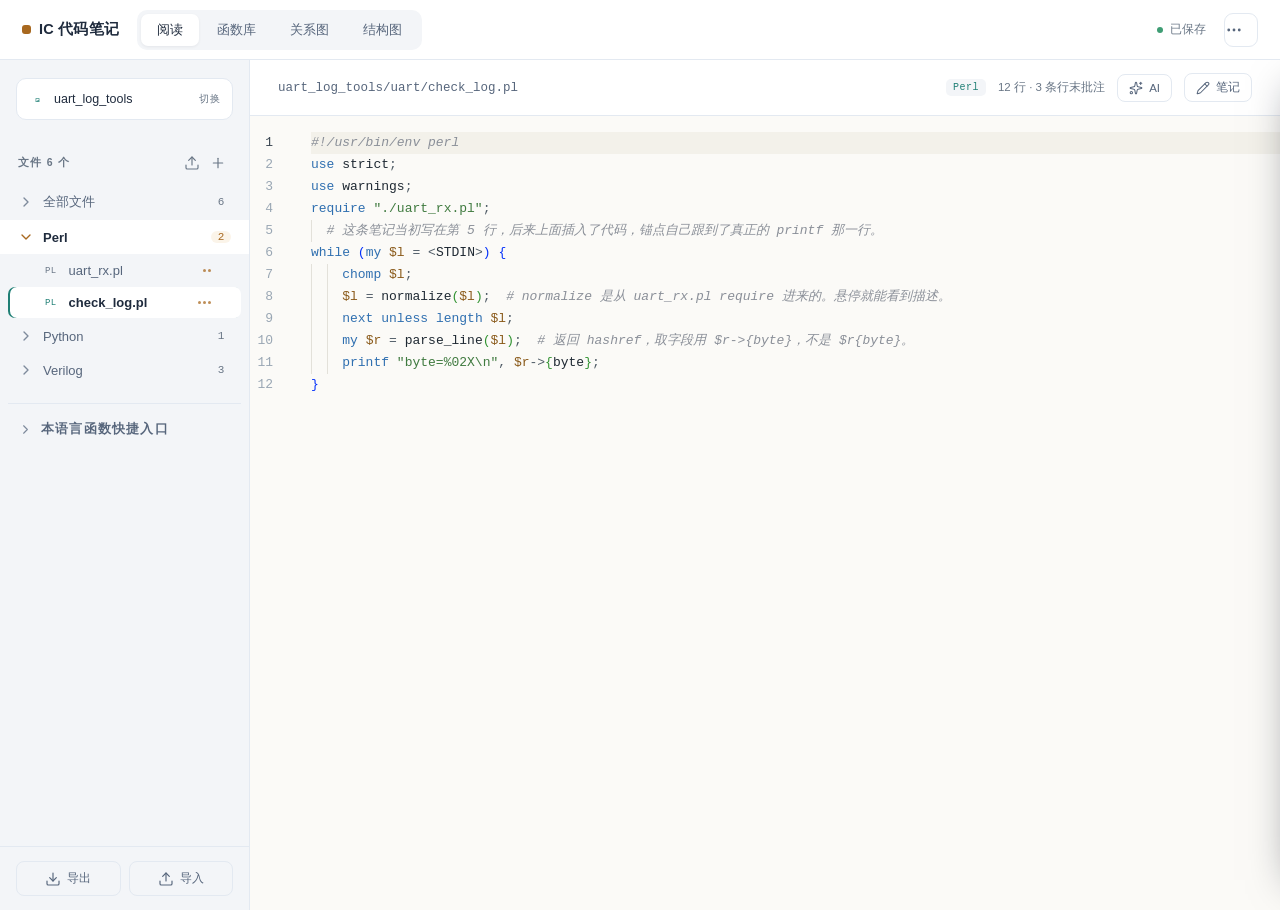
<file: index.html>
<!doctype html>
<html lang="zh-CN" data-theme="light" data-note-mode="inline" data-preset="paper">
<head>
<meta charset="utf-8">
<meta name="viewport" content="width=device-width,initial-scale=1">
<title>IC 代码笔记</title>
<style>
  :root{
    --bg:#0d1117; --line:#222c3a; --line2:#31405a; --line3:#3d5273;
    --tx:#d7dee9; --tx2:#9dabbd; --dim:#65758c;
    --amber:#e0b464; --amber-d:#3a2f1b; --teal:#4fd0bf; --rose:#f2799b;
    --mono:ui-monospace,"Cascadia Code",Consolas,monospace;
    --sans:"Inter",-apple-system,"Segoe UI","PingFang SC","Microsoft YaHei",sans-serif;
  }
  *{box-sizing:border-box;margin:0;padding:0}
  html,body{height:100%}
  body{background:var(--bg);color:var(--tx);font-family:var(--sans);overflow:hidden}
  button{font:inherit;color:inherit;background:none;border:none;cursor:pointer}
  input,textarea{font-family:var(--sans)}

  /* ---------- top ---------- */
  .top{height:50px;display:flex;align-items:center;gap:14px;padding:0 14px;
       border-bottom:1px solid var(--line);background:#10161f}
  .brand{font-weight:650;font-size:13.5px;display:flex;align-items:center;gap:8px}
  .brand i{width:8px;height:8px;border-radius:2px;background:var(--amber);
           box-shadow:0 0 10px rgba(224,180,100,.55)}
  .tabs{display:flex;gap:2px;background:#0b0f15;padding:3px;border-radius:8px;border:1px solid var(--line)}
  .tabs button{padding:5px 13px;border-radius:6px;font-size:12.2px;color:var(--tx2)}
  .tabs button:hover{color:#fff}
  .tabs button.on{background:#243040;color:#fff}
  .sp{flex:1}
  .saved{font-size:11px;color:var(--dim);display:flex;align-items:center;gap:6px}
  .saved i{width:5px;height:5px;border-radius:50%;background:#3f7d5c;transition:.3s}
  .saved.act i{background:var(--teal);box-shadow:0 0 8px rgba(79,208,191,.8)}
  .iconbtn{padding:5px 10px;border:1px solid var(--line2);border-radius:7px;font-size:11.5px;
           color:var(--tx2)}
  .iconbtn:hover{color:#fff;border-color:var(--line3)}

  /* ---------- shell ---------- */
  .shell{display:flex;height:calc(100% - 50px)}
  .nav{width:254px;flex:none;border-right:1px solid var(--line);background:#0a0e14;
       display:flex;flex-direction:column;overflow:hidden}
  .navscroll{flex:1;overflow-y:auto;padding-bottom:8px}

  /* project */
  .proj{position:relative;padding:10px 12px 8px;border-bottom:1px solid #161d27}
  .projbtn{width:100%;display:flex;align-items:center;gap:8px;padding:8px 10px;
           background:#101823;border:1px solid #24303f;border-radius:9px;text-align:left}
  .projbtn:hover{border-color:var(--line2);background:#131d2a}
  .projbtn .ico{width:16px;height:16px;border-radius:4px;background:#1d2a3a;display:flex;
                align-items:center;justify-content:center;font-size:9px;color:var(--teal);
                font-family:var(--mono);flex:none}
  .projbtn .pn{flex:1;font-size:12.5px;overflow:hidden;text-overflow:ellipsis;white-space:nowrap}
  .projbtn .pv{font-size:9px;color:var(--dim);flex:none}
  .projmenu{position:absolute;left:12px;right:12px;top:56px;z-index:60;background:#151d29;
            border:1px solid var(--line2);border-radius:10px;padding:5px;display:none;
            box-shadow:0 20px 40px -16px #000}
  .projmenu.on{display:block}
  .pitem{padding:8px 9px;border-radius:7px;cursor:pointer}
  .pitem:hover{background:#1e2a3a}
  .pitem .t{font-size:12.4px}
  .pitem .d{font-size:10.5px;color:var(--dim);margin-top:2px}
  .pitem.cur .t{color:var(--amber)}
  .pact{display:flex;gap:5px;padding:5px 4px 2px;border-top:1px solid #1e2836;margin-top:4px}
  .pact button{flex:1;padding:5px;font-size:10.5px;color:var(--tx2);border-radius:6px}
  .pact button:hover{background:#1e2a3a;color:#fff}
  .pact button.dang:hover{background:#3a1c26;color:#ffb3c8}

  .nlabel{display:flex;align-items:center;font-size:9.5px;letter-spacing:1.5px;color:var(--dim);
          padding:12px 14px 6px;text-transform:uppercase;font-weight:600}
  .nlabel span{flex:1}
  .nlabel button{font-size:13px;color:var(--dim);padding:0 4px;line-height:1}
  .nlabel button:hover{color:var(--amber)}

  .cat{display:flex;align-items:center;gap:8px;padding:6px 14px;font-size:12.4px;
       color:var(--tx2);cursor:pointer;border-left:2px solid transparent}
  .cat:hover{background:#121821;color:var(--tx)}
  .cat.on{background:#151d29;color:#fff;border-left-color:var(--amber)}
  .cat .car{font-size:9px;color:var(--dim);width:9px;flex:none}
  .cat.on .car{color:var(--amber)}
  .cat .nm{flex:1}
  .cat .c{font:10px var(--mono);color:var(--dim);background:#161e2a;border-radius:9px;
          padding:0 6px;min-width:20px;text-align:center}
  .cat.on .c{background:rgba(224,180,100,.14);color:var(--amber)}

  .file{display:flex;align-items:center;gap:7px;padding:5px 8px 5px 32px;font-size:12px;
        color:var(--tx2);cursor:pointer;border-left:2px solid transparent}
  .file:hover{background:#121821;color:var(--tx)}
  .file.on{background:#131b26;color:#fff;border-left-color:var(--teal)}
  .file .ext{font:8.5px var(--mono);color:var(--dim);border:1px solid #2a3547;border-radius:3px;
             padding:0 3px;text-transform:uppercase;flex:none}
  .file.on .ext{color:var(--teal);border-color:#234744}
  .file .fname{flex:1;overflow:hidden;text-overflow:ellipsis;white-space:nowrap}
  .file .dots{display:flex;gap:2px;flex:none}
  .file .dots i{width:4px;height:4px;border-radius:50%;background:var(--amber);opacity:.75}
  .file .more{opacity:0;font-size:12px;color:var(--dim);padding:0 2px;flex:none}
  .file:hover .more{opacity:1}
  .file .more:hover{color:#fff}
  .fempty{padding:6px 14px 10px 32px;font-size:11px;color:#4a5a70}

  /* fn list */
  .fnsect{border-top:1px solid var(--line);margin-top:10px;padding-top:2px}
  .fnhead{display:flex;align-items:center;padding:11px 12px 5px;gap:6px}
  .fnhead .h{font-size:9.5px;letter-spacing:1.4px;color:var(--dim);text-transform:uppercase;
             font-weight:600;flex:1;min-width:0;white-space:nowrap;overflow:hidden;
             text-overflow:ellipsis}
  .fnhead .g{font:9px var(--mono);color:var(--teal);border:1px solid #23403c;flex:none;
             background:rgba(79,208,191,.08);border-radius:4px;padding:0 4px}
  .fnhead .all{font-size:9.5px;color:var(--dim);border:1px solid var(--line2);border-radius:10px;
               padding:1px 7px;flex:none}
  .fnhead .all.on{background:rgba(224,180,100,.14);color:var(--amber);border-color:var(--amber-d)}
  .searchwrap{padding:0 12px 6px}
  .searchwrap input{width:100%;background:#0d131b;border:1px solid #232e3d;border-radius:7px;
                    padding:6px 9px;color:var(--tx);font-size:11.5px;outline:none}
  .searchwrap input:focus{border-color:var(--line3)}
  .fnitem{display:flex;align-items:center;gap:7px;padding:5px 14px;font-size:11.8px;
          color:var(--tx2);cursor:pointer}
  .fnitem:hover{background:#121821;color:var(--tx)}
  .fnitem .fname{font-family:var(--mono);color:#84c8e8;flex:1;overflow:hidden;
                 text-overflow:ellipsis;white-space:nowrap}
  .fnitem .fcount{font:9.5px var(--mono);color:#5b6d85}
  .fnitem .xp{font:8.5px var(--mono);color:var(--teal);border:1px solid #23403c;
              border-radius:3px;padding:0 3px}
  .fnghost{padding:4px 14px 8px;font-size:11px;color:#4a5a70;line-height:1.6}
  .catcap{font:9.5px var(--mono);color:#4f6076;letter-spacing:1px;padding:8px 14px 3px}
  .io{padding:9px 12px;border-top:1px solid var(--line);display:flex;gap:6px}
  .io button{flex:1;padding:6px;border:1px solid #24303f;border-radius:7px;font-size:10.5px;
             color:var(--tx2)}
  .io button:hover{color:#fff;border-color:var(--line2);background:#141e2a}

  /* ---------- main ---------- */
  .main{flex:1;overflow:hidden;position:relative}
  .view{position:absolute;inset:0;overflow:auto;display:none}
  .view.on{display:block}
  .chead{position:sticky;top:0;z-index:20;height:36px;display:flex;align-items:center;gap:10px;
         padding:0 18px;background:rgba(13,17,23,.94);backdrop-filter:blur(6px);
         border-bottom:1px solid var(--line);font-size:11.5px}
  .chead .p{font-family:var(--mono)}
  .chead .lgb{font:9.5px var(--mono);padding:1px 6px;border-radius:4px;background:#16212e;
              color:var(--teal);border:1px solid #23384a}
  .chead .m{margin-left:auto;color:var(--dim)}
  .chead .editbtn{font-size:11px;color:var(--dim);border:1px solid var(--line2);border-radius:5px;
                  padding:1px 7px}
  .chead .editbtn:hover{color:var(--amber);border-color:var(--amber-d)}

  .code{padding:10px 0 90px}
  .line{display:grid;grid-template-columns:minmax(0,1fr) var(--notew,384px);column-gap:26px;
        padding:0 22px;align-items:start}
  .line:hover{background:rgba(255,255,255,.022)}
  .line .cl{display:flex;gap:16px;min-width:0}
  .line .num{width:30px;flex:none;text-align:right;color:#414e60;font:11px var(--mono);
             line-height:25px;user-select:none}
  .line.an .num{color:var(--amber)}
  .line.editing{background:rgba(224,180,100,.06)}
  .line .src{white-space:pre-wrap;overflow-wrap:anywhere;font:12.6px/25px var(--mono);
             color:#c2d2e4;flex:1;min-width:0}
  .line .src[contenteditable="true"]{outline:none;background:rgba(255,255,255,.05);
              box-shadow:0 0 0 1px #4a3a1d;border-radius:3px;padding:0 3px;margin:0 -3px}
  /* 括号配对 */
  .br{cursor:pointer;border-radius:2px}
  .br:hover{background:rgba(224,180,100,.18)}
  .br.on{background:rgba(224,180,100,.34);color:#fff;font-weight:600}
  .line.inscope{background:rgba(224,180,100,.055)}
  .line.inscope .num{color:#8a7440}
  .line .slot{min-width:0}
  .addnote{opacity:0;font-size:11px;color:#4a5a70;border:1px dashed #26303f;border-radius:6px;
           padding:3px 9px;margin-top:2px;display:inline-block}
  .line:hover .addnote{opacity:1}
  .addnote:hover{color:var(--amber);border-color:var(--amber-d)}

  .nb{background:#1a1610;border:1px solid #3b3120;border-left:2px solid var(--amber);
      border-radius:0 8px 8px 0;padding:8px 12px;margin-top:-2px}
  .nb .h{display:flex;align-items:center;gap:8px;margin-bottom:5px}
  .nb .h .tag{font:9.5px var(--mono);letter-spacing:.8px;color:var(--amber);opacity:.85}
  .nb .h .lnk{font:9.5px var(--mono);color:#6d6350}
  .nb .h .tools{margin-left:auto;display:flex;gap:8px;align-items:center}
  .nb .h button{font-size:10.5px;color:#7d7059}
  .nb .h button:hover{color:var(--rose)}
  .nb .h .st{font-size:9.5px;color:#5f7a63}
  .nb .body{font-size:12.4px;line-height:1.78;color:#ddd3c1;white-space:pre-wrap;outline:none;
            min-height:20px}
  .nb .body:empty:before{content:"写点什么…  Ctrl+Enter 完成";color:#6b6252}
  .nb .body:focus{box-shadow:0 0 0 1px #56462a;border-radius:3px}
  .nb.moved{border-left-color:var(--teal);background:#0f1a19;border-color:#1d3a37}
  .nb.moved .h .tag{color:var(--teal)}
  .nb.dup{border-left-color:var(--rose);background:#1a1015;border-color:#3d1f2b}
  .slot .nb + .nb{margin-top:7px}

  /* 从源码里摘出来的注释：精简卡片，不显示分类标签 */
  .nb.cmt{position:relative;background:#0f161d;border:1px solid #22303d;
          border-left:2px solid #3f6280;border-radius:0 7px 7px 0;padding:8px 11px}
  .nb.cmt .ctext{font-size:11.8px;line-height:1.72;color:#93a9be;white-space:pre-wrap;outline:none;
                 min-height:18px}
  .nb.cmt .ctext:focus{box-shadow:0 0 0 1px #2c4358;border-radius:3px}
  .nb.cmt .cdel{position:absolute;top:6px;right:8px;font-size:10px;color:#5a7386;opacity:0;
                transition:.15s}
  .nb.cmt:hover .cdel{opacity:1}
  .nb.cmt .cdel:hover{color:var(--rose)}
  /* 同一行既有我的笔记、又有原注释：卡片内分块显示 */
  .nb .xcmt{margin-top:7px;padding:6px 0 0;border-top:1px dashed #3a3120;
            font-size:11.3px;line-height:1.7;color:#8fa7bd;white-space:pre-wrap}
  .achip{font:9px var(--mono);color:var(--teal);background:rgba(79,208,191,.1);
         border:1px solid #21403c;border-radius:4px;padding:0 5px;cursor:help}
  .achip.bad{color:var(--rose);background:rgba(242,121,155,.1);border-color:#4a2532}
  .pinbtn{font-size:9.5px;color:var(--teal);border:1px solid #21403c;border-radius:4px;
          padding:0 5px;line-height:1.5}
  .pinbtn:hover{background:rgba(79,208,191,.12)}

  .tk-k{color:#c792ea} .tk-s{color:#c3e88d} .tk-c{color:#55657c}
  .tk-n{color:#f78c6c} .tk-p{color:#8ea3bd}
  .fx{color:#8ee0ff;background:rgba(127,216,255,.09);border-bottom:1px solid rgba(127,216,255,.5);
      border-radius:2px;padding:0 1px;cursor:help}
  .fx.conflict{color:#ffb3c8;background:rgba(242,121,155,.12);
               border-bottom-color:rgba(242,121,155,.6)}

  .editbar{position:fixed;left:50%;bottom:16px;transform:translateX(-50%);z-index:150;
           background:#1b2531;border:1px solid var(--line2);border-radius:9px;padding:7px 14px;
           font-size:11.5px;color:var(--tx2);display:none;gap:14px;align-items:center;
           box-shadow:0 14px 34px -16px #000}
  .editbar.on{display:flex}
  .editbar b{color:var(--amber);font-weight:500}
  /* 括号范围提示 */
  #scope{position:fixed;z-index:180;background:#2a2214;border:1px solid #5c4a24;border-radius:7px;
         padding:5px 10px;font:11px var(--mono);color:#e3c98c;display:none;
         box-shadow:0 12px 28px -14px #000;pointer-events:none}
  #scope.on{display:block}

  .emptyfile{padding:70px 0;text-align:center;color:var(--dim);font-size:12.5px;line-height:2}
  .emptyfile button{color:var(--amber);border-bottom:1px dashed var(--amber-d)}

  /* tip */
  #tip{position:fixed;z-index:200;width:340px;background:#18212e;border:1px solid #384860;
       border-radius:10px;padding:12px 13px;font-size:12.3px;line-height:1.7;color:#d3deeb;
       box-shadow:0 18px 44px -14px #000;display:none}
  #tip .th{display:flex;align-items:center;gap:7px;margin-bottom:7px}
  #tip .nm{font:13px var(--mono);color:#8fe3ff;font-weight:600}
  #tip .lg{font:9.5px var(--mono);padding:1px 5px;border-radius:3px;background:#20304a;
           color:#7fb0e0;border:1px solid #2c425e}
  #tip .sg{font:11px var(--mono);color:var(--dim);margin-bottom:8px;
           border-bottom:1px dashed #2c3849;padding-bottom:7px;word-break:break-all}
  #tip .ds{white-space:pre-wrap}
  #tip .tg{margin-top:8px;display:flex;gap:5px;flex-wrap:wrap}
  #tip .tg span{font-size:10.5px;padding:1px 6px;border-radius:9px;background:#20304a;color:#8fb4d8}
  #tip .warn{margin-top:9px;padding:6px 8px;background:rgba(242,121,155,.1);
             border-left:2px solid var(--rose);border-radius:0 5px 5px 0;font-size:11.2px;
             line-height:1.6;color:#f0a8bb}
  #tip .meta{margin-top:8px;font:10.5px var(--mono);color:var(--dim)}

  /* menu */
  #menu{position:fixed;z-index:300;min-width:200px;background:#18212e;border:1px solid #384860;
        border-radius:9px;padding:5px;box-shadow:0 18px 40px -12px #000;display:none}
  #menu button{display:block;width:100%;text-align:left;padding:7px 10px;border-radius:6px;
               font-size:12.3px;color:#ccd8e7}
  #menu button:hover{background:#233247;color:#fff}
  #menu button:disabled{color:#57667c;cursor:default;background:none}
  #menu button.dang{color:#e79bad}
  #menu button.dang:hover{background:#3a1c26;color:#ffc4d3}
  #menu .sep{height:1px;background:#283344;margin:4px 2px}
  #menu .sel{font:10.5px var(--mono);color:var(--dim);padding:4px 10px 6px}

  /* modal */
  #mask{position:fixed;inset:0;background:rgba(6,9,13,.74);z-index:400;display:none;
        align-items:center;justify-content:center;padding:20px}
  #mask.on{display:flex}
  .dlg{width:520px;max-height:88vh;overflow:auto;background:#141b25;border:1px solid #384860;
       border-radius:13px;padding:20px 22px}
  .dlg h3{font-size:15px;margin-bottom:4px}
  .dlg .sub{font-size:12px;color:var(--dim);line-height:1.7;margin-bottom:15px}
  .fld{margin-bottom:12px}
  .fld label{display:block;font-size:10.5px;letter-spacing:.5px;color:var(--dim);margin-bottom:5px}
  .fld input,.fld textarea{width:100%;background:#0c1118;border:1px solid #283444;border-radius:7px;
        padding:9px 11px;color:var(--tx);font-size:12.5px;outline:none}
  .fld textarea{min-height:92px;resize:vertical;line-height:1.7}
  .fld input:focus,.fld textarea:focus{border-color:#3f5678}
  .choices{display:flex;gap:6px;flex-wrap:wrap}
  .choices button{padding:6px 13px;border:1px solid var(--line2);border-radius:7px;font-size:12px;
                  color:var(--tx2)}
  .choices button.on{background:rgba(224,180,100,.14);border-color:var(--amber-d);color:var(--amber)}
  .dlg .act{display:flex;gap:9px;justify-content:flex-end;margin-top:16px}
  .btn{padding:8px 15px;border-radius:8px;font-size:12.4px;border:1px solid var(--line2);
       background:#19212c;color:var(--tx2)}
  .btn:hover{color:#fff;background:#202b38}
  .btn.pri{background:var(--amber);border-color:var(--amber);color:#1a1306;font-weight:600}
  .btn.dang{background:#3a1c26;border-color:#5c2b3a;color:#ffb3c8}
  .btn.dang:hover{background:#4d2431;color:#fff}
  .scope{display:inline-block;font-size:11px;color:var(--teal);background:rgba(79,208,191,.08);
         border:1px solid #21403c;border-radius:6px;padding:4px 9px}
  .warnbox{font-size:12px;color:#f0a8bb;background:rgba(242,121,155,.08);border:1px solid #4a2532;
           border-radius:8px;padding:10px 12px;line-height:1.7}

  /* lib */
  .lib{padding:22px 26px 70px;max-width:1060px}
  .libhd{display:flex;align-items:center;gap:12px;margin-bottom:6px;flex-wrap:wrap}
  .libhd h2{font-size:17px}
  .libbadge{font:10px var(--mono);color:var(--teal);border:1px solid #23403c;
            background:rgba(79,208,191,.08);border-radius:5px;padding:2px 7px}
  .seg{display:flex;background:#0d131b;border:1px solid var(--line);border-radius:8px;padding:2px}
  .seg button{padding:4px 11px;border-radius:6px;font-size:11.5px;color:var(--tx2)}
  .seg button.on{background:#243040;color:#fff}
  .libnote{font-size:11.8px;color:var(--dim);line-height:1.75;margin:8px 0 18px;max-width:760px}
  .lgsec{display:flex;align-items:center;gap:8px;margin:16px 0 8px}
  .lgsec h3{font:10px var(--mono);letter-spacing:1.1px;color:var(--dim)}
  .lgsec i{flex:1;height:1px;background:var(--line)}
  .fgrid{display:grid;grid-template-columns:repeat(auto-fill,minmax(228px,1fr));gap:8px}
  .fcard{background:#141b25;border:1px solid var(--line);border-left:2px solid var(--teal);
         border-radius:8px;padding:9px 10px 8px;position:relative;transition:.13s}
  .fcard:hover{border-color:var(--line2);background:var(--surface-soft)}
  .fcard.warn{border-left-color:var(--rose)}
  .fcard .n{display:flex;align-items:center;gap:6px;padding-right:42px}
  .fcard .lgd{font:8.5px var(--mono);padding:0 3px;border-radius:3px;background:#1b2634;
              color:#7fb0e0;border:1px solid #26364c;flex:none;letter-spacing:.3px}
  .fcard .nm{font:12.2px var(--mono);color:#8fe3ff;font-weight:600;overflow:hidden;
             text-overflow:ellipsis;white-space:nowrap;min-width:0}
  .fcard .s{font:9.8px var(--mono);color:var(--dim);margin:3px 0 6px;white-space:nowrap;
            overflow:hidden;text-overflow:ellipsis}
  .fcard .d{font-size:11.3px;line-height:1.6;color:#bcc9d8;white-space:normal;overflow:hidden;
            display:-webkit-box;-webkit-line-clamp:2;-webkit-box-orient:vertical}
  .fcard .f{margin-top:7px;padding-top:6px;border-top:1px dashed #212b38;display:flex;gap:7px;
            overflow:hidden;align-items:center;font-size:9.5px;color:var(--dim);
            white-space:nowrap}
  .fcard .f .cnt{flex:none;color:#7f90a6}
  .fcard .f .tg{overflow:hidden;text-overflow:ellipsis;color:#8fb4d8;min-width:0}
  .w{font:9.5px var(--mono);color:#7fb0e0;background:#182334;border:1px solid #24344a;
     border-radius:4px;padding:0 5px;cursor:pointer;flex:none}
  .w:hover{background:#1f2e42;color:#a8d4ff}
  .warnchip{font:9px var(--mono);color:#d99bad;background:#211a1f;border:1px solid #3b2530;
            border-radius:3px;padding:0 4px;flex:none;cursor:help}
  /* 卡片右上操作区：类名不能再叫 .ed —— ed.css 的 .ed 是编辑器容器（height:100%;background:var(--paper)），
     撞上后会变成一条整卡片高的白条把内容盖住 */
  .fcard .fact{position:absolute;top:8px;right:9px;font-size:9.5px;color:transparent;
               display:flex;align-items:flex-start;gap:7px;background:none;height:auto}
  .fcard .fact button{line-height:1;padding:2px 4px;border-radius:4px;background:none}
  .fcard:hover .fact{color:var(--dim)}
  .fcard .fact button:hover{color:var(--amber)}
  .fcard .fact .del:hover{color:var(--rose)}
  .empty{color:var(--dim);font-size:12.4px;padding:30px 0;text-align:center}

  #toast{position:fixed;bottom:24px;left:50%;transform:translate(-50%,12px);background:#1f2a38;
    border:1px solid #384860;color:#e2eaf5;padding:9px 16px;border-radius:9px;font-size:12.4px;
    opacity:0;pointer-events:none;transition:.2s;z-index:500}
  #toast.on{opacity:1;transform:translate(-50%,0)}
  ::-webkit-scrollbar{width:9px;height:9px}
  ::-webkit-scrollbar-thumb{background:#222e3e;border-radius:5px}

  /* 代码 / 笔记 之间的可拖动分隔条 */
  .splitter{position:absolute;top:0;bottom:0;width:14px;z-index:8;cursor:col-resize;
            left:calc(100% - var(--notew,384px) - 35px)}
  .splitter::before{content:"";position:absolute;left:6px;top:0;bottom:0;width:2px;
            background:transparent;transition:background .15s}
  .splitter:hover::before,.splitter.on::before{background:var(--line3)}
  .splitter::after{content:"";position:absolute;left:4px;top:10px;width:6px;height:40px;
            border-radius:3px;background:#2b3648;opacity:0;transition:opacity .15s}
  .splitter:hover::after,.splitter.on::after{opacity:1}
  @media (max-width:1080px){
    .line{column-gap:14px;padding:0 14px}
    .splitter{left:calc(100% - var(--notew,384px) - 21px)}
  }
</style>
<link rel="stylesheet" href="ui-refresh.css?v=20261107c">
<link rel="stylesheet" href="presets.css?v=20261107c">
<link rel="stylesheet" href="ai.css?v=20261107c">
<link rel="stylesheet" href="vendor/monaco/vs/editor/editor.main.css">
<link rel="stylesheet" href="ed.css?v=monaco-3">
</head>
<body>
<svg xmlns="http://www.w3.org/2000/svg" style="display:none" aria-hidden="true"><defs><symbol id="i-sparkles" viewBox="0 0 24 24">
      <path d="M11.017 2.814a1 1 0 0 1 1.966 0l1.051 5.558a2 2 0 0 0 1.594 1.594l5.558 1.051a1 1 0 0 1 0 1.966l-5.558 1.051a2 2 0 0 0-1.594 1.594l-1.051 5.558a1 1 0 0 1-1.966 0l-1.051-5.558a2 2 0 0 0-1.594-1.594l-5.558-1.051a1 1 0 0 1 0-1.966l5.558-1.051a2 2 0 0 0 1.594-1.594z" />
      <path d="M20 2v4" />
      <path d="M22 4h-4" />
      <circle cx="4" cy="20" r="2" />
    </symbol><symbol id="i-bot" viewBox="0 0 24 24">
      <path d="M12 8V4H8" />
      <rect width="16" height="12" x="4" y="8" rx="2" />
      <path d="M2 14h2" />
      <path d="M20 14h2" />
      <path d="M15 13v2" />
      <path d="M9 13v2" />
    </symbol><symbol id="i-wand-sparkles" viewBox="0 0 24 24">
      <path d="m21.64 3.64-1.28-1.28a1.21 1.21 0 0 0-1.72 0L2.36 18.64a1.21 1.21 0 0 0 0 1.72l1.28 1.28a1.2 1.2 0 0 0 1.72 0L21.64 5.36a1.2 1.2 0 0 0 0-1.72" />
      <path d="m14 7 3 3" />
      <path d="M5 6v4" />
      <path d="M19 14v4" />
      <path d="M10 2v2" />
      <path d="M7 8H3" />
      <path d="M21 16h-4" />
      <path d="M11 3H9" />
    </symbol><symbol id="i-panel-right-open" viewBox="0 0 24 24">
      <rect width="18" height="18" x="3" y="3" rx="2" />
      <path d="M15 3v18" />
      <path d="m10 15-3-3 3-3" />
    </symbol><symbol id="i-panel-right-close" viewBox="0 0 24 24">
      <rect width="18" height="18" x="3" y="3" rx="2" />
      <path d="M15 3v18" />
      <path d="m8 9 3 3-3 3" />
    </symbol><symbol id="i-panel-right" viewBox="0 0 24 24">
      <rect width="18" height="18" x="3" y="3" rx="2" />
      <path d="M15 3v18" />
    </symbol><symbol id="i-message-square-text" viewBox="0 0 24 24">
      <path d="M22 17a2 2 0 0 1-2 2H6.828a2 2 0 0 0-1.414.586l-2.202 2.202A.71.71 0 0 1 2 21.286V5a2 2 0 0 1 2-2h16a2 2 0 0 1 2 2z" />
      <path d="M7 11h10" />
      <path d="M7 15h6" />
      <path d="M7 7h8" />
    </symbol><symbol id="i-scan-text" viewBox="0 0 24 24">
      <path d="M3 7V5a2 2 0 0 1 2-2h2" />
      <path d="M17 3h2a2 2 0 0 1 2 2v2" />
      <path d="M21 17v2a2 2 0 0 1-2 2h-2" />
      <path d="M7 21H5a2 2 0 0 1-2-2v-2" />
      <path d="M7 8h8" />
      <path d="M7 12h10" />
      <path d="M7 16h6" />
    </symbol><symbol id="i-brackets" viewBox="0 0 24 24">
      <path d="M16 3h3a1 1 0 0 1 1 1v16a1 1 0 0 1-1 1h-3" />
      <path d="M8 21H5a1 1 0 0 1-1-1V4a1 1 0 0 1 1-1h3" />
    </symbol><symbol id="i-text-cursor-input" viewBox="0 0 24 24">
      <path d="M12 20h-1a2 2 0 0 1-2-2 2 2 0 0 1-2 2H6" />
      <path d="M13 8h7a2 2 0 0 1 2 2v4a2 2 0 0 1-2 2h-7" />
      <path d="M5 16H4a2 2 0 0 1-2-2v-4a2 2 0 0 1 2-2h1" />
      <path d="M6 4h1a2 2 0 0 1 2 2 2 2 0 0 1 2-2h1" />
      <path d="M9 6v12" />
    </symbol><symbol id="i-circle-question-mark" viewBox="0 0 24 24">
      <circle cx="12" cy="12" r="10" />
      <path d="M9.09 9a3 3 0 0 1 5.83 1c0 2-3 3-3 3" />
      <path d="M12 17h.01" />
    </symbol><symbol id="i-settings-2" viewBox="0 0 24 24">
      <path d="M14 17H5" />
      <path d="M19 7h-9" />
      <circle cx="17" cy="17" r="3" />
      <circle cx="7" cy="7" r="3" />
    </symbol><symbol id="i-pencil" viewBox="0 0 24 24">
      <path d="M21.174 6.812a1 1 0 0 0-3.986-3.987L3.842 16.174a2 2 0 0 0-.5.83l-1.321 4.352a.5.5 0 0 0 .623.622l4.353-1.32a2 2 0 0 0 .83-.497z" />
      <path d="m15 5 4 4" />
    </symbol><symbol id="i-trash" viewBox="0 0 24 24">
      <path d="M10 11v6" />
      <path d="M14 11v6" />
      <path d="M19 6v14a2 2 0 0 1-2 2H7a2 2 0 0 1-2-2V6" />
      <path d="M3 6h18" />
      <path d="M8 6V4a2 2 0 0 1 2-2h4a2 2 0 0 1 2 2v2" />
    </symbol><symbol id="i-pin" viewBox="0 0 24 24">
      <path d="M12 17v5" />
      <path d="M9 10.76a2 2 0 0 1-1.11 1.79l-1.78.9A2 2 0 0 0 5 15.24V16a1 1 0 0 0 1 1h12a1 1 0 0 0 1-1v-.76a2 2 0 0 0-1.11-1.79l-1.78-.9A2 2 0 0 1 15 10.76V7a1 1 0 0 1 1-1 2 2 0 0 0 0-4H8a2 2 0 0 0 0 4 1 1 0 0 1 1 1z" />
    </symbol><symbol id="i-x" viewBox="0 0 24 24">
      <path d="M18 6 6 18" />
      <path d="m6 6 12 12" />
    </symbol><symbol id="i-check" viewBox="0 0 24 24">
      <path d="M20 6 9 17l-5-5" />
    </symbol><symbol id="i-undo-2" viewBox="0 0 24 24">
      <path d="M9 14 4 9l5-5" />
      <path d="M4 9h10.5a5.5 5.5 0 0 1 5.5 5.5a5.5 5.5 0 0 1-5.5 5.5H11" />
    </symbol><symbol id="i-redo-2" viewBox="0 0 24 24">
      <path d="m15 14 5-5-5-5" />
      <path d="M20 9H9.5A5.5 5.5 0 0 0 4 14.5A5.5 5.5 0 0 0 9.5 20H13" />
    </symbol><symbol id="i-palette" viewBox="0 0 24 24">
      <path d="M12 22a1 1 0 0 1 0-20 10 9 0 0 1 10 9 5 5 0 0 1-5 5h-2.25a1.75 1.75 0 0 0-1.4 2.8l.3.4a1.75 1.75 0 0 1-1.4 2.8z" />
      <circle cx="13.5" cy="6.5" r=".5" fill="currentColor" />
      <circle cx="17.5" cy="10.5" r=".5" fill="currentColor" />
      <circle cx="6.5" cy="12.5" r=".5" fill="currentColor" />
      <circle cx="8.5" cy="7.5" r=".5" fill="currentColor" />
    </symbol><symbol id="i-keyboard" viewBox="0 0 24 24">
      <path d="M10 8h.01" />
      <path d="M12 12h.01" />
      <path d="M14 8h.01" />
      <path d="M16 12h.01" />
      <path d="M18 8h.01" />
      <path d="M6 8h.01" />
      <path d="M7 16h10" />
      <path d="M8 12h.01" />
      <rect width="20" height="16" x="2" y="4" rx="2" />
    </symbol><symbol id="i-rotate-ccw" viewBox="0 0 24 24">
      <path d="M3 12a9 9 0 1 0 9-9 9.75 9.75 0 0 0-6.74 2.74L3 8" />
      <path d="M3 3v5h5" />
    </symbol><symbol id="i-folder-open" viewBox="0 0 24 24">
      <path d="m6 14 1.5-2.9A2 2 0 0 1 9.24 10H20a2 2 0 0 1 1.94 2.5l-1.54 6a2 2 0 0 1-1.95 1.5H4a2 2 0 0 1-2-2V5a2 2 0 0 1 2-2h3.9a2 2 0 0 1 1.69.9l.81 1.2a2 2 0 0 0 1.67.9H18a2 2 0 0 1 2 2v2" />
    </symbol><symbol id="i-file-plus" viewBox="0 0 24 24">
      <path d="M6 22a2 2 0 0 1-2-2V4a2 2 0 0 1 2-2h8a2.4 2.4 0 0 1 1.704.706l3.588 3.588A2.4 2.4 0 0 1 20 8v12a2 2 0 0 1-2 2z" />
      <path d="M14 2v5a1 1 0 0 0 1 1h5" />
      <path d="M9 15h6" />
      <path d="M12 18v-6" />
    </symbol><symbol id="i-file-code" viewBox="0 0 24 24">
      <path d="M6 22a2 2 0 0 1-2-2V4a2 2 0 0 1 2-2h8a2.4 2.4 0 0 1 1.704.706l3.588 3.588A2.4 2.4 0 0 1 20 8v12a2 2 0 0 1-2 2z" />
      <path d="M14 2v5a1 1 0 0 0 1 1h5" />
      <path d="M10 12.5 8 15l2 2.5" />
      <path d="m14 12.5 2 2.5-2 2.5" />
    </symbol><symbol id="i-download" viewBox="0 0 24 24">
      <path d="M12 15V3" />
      <path d="M21 15v4a2 2 0 0 1-2 2H5a2 2 0 0 1-2-2v-4" />
      <path d="m7 10 5 5 5-5" />
    </symbol><symbol id="i-upload" viewBox="0 0 24 24">
      <path d="M12 3v12" />
      <path d="m17 8-5-5-5 5" />
      <path d="M21 15v4a2 2 0 0 1-2 2H5a2 2 0 0 1-2-2v-4" />
    </symbol><symbol id="i-chevron-down" viewBox="0 0 24 24">
      <path d="m6 9 6 6 6-6" />
    </symbol><symbol id="i-send" viewBox="0 0 24 24">
      <path d="M14.536 21.686a.5.5 0 0 0 .937-.024l6.5-19a.496.496 0 0 0-.635-.635l-19 6.5a.5.5 0 0 0-.024.937l7.93 3.18a2 2 0 0 1 1.112 1.11z" />
      <path d="m21.854 2.147-10.94 10.939" />
    </symbol><symbol id="i-square" viewBox="0 0 24 24">
      <rect width="18" height="18" x="3" y="3" rx="2" />
    </symbol><symbol id="i-copy" viewBox="0 0 24 24">
      <rect width="14" height="14" x="8" y="8" rx="2" ry="2" />
      <path d="M4 16c-1.1 0-2-.9-2-2V4c0-1.1.9-2 2-2h10c1.1 0 2 .9 2 2" />
    </symbol><symbol id="i-plus" viewBox="0 0 24 24">
      <path d="M5 12h14" />
      <path d="M12 5v14" />
    </symbol><symbol id="i-search" viewBox="0 0 24 24">
      <path d="m21 21-4.34-4.34" />
      <circle cx="11" cy="11" r="8" />
    </symbol><symbol id="i-layers-2" viewBox="0 0 24 24">
      <path d="M13 13.74a2 2 0 0 1-2 0L2.5 8.87a1 1 0 0 1 0-1.74L11 2.26a2 2 0 0 1 2 0l8.5 4.87a1 1 0 0 1 0 1.74z" />
      <path d="m20 14.285 1.5.845a1 1 0 0 1 0 1.74L13 21.74a2 2 0 0 1-2 0l-8.5-4.87a1 1 0 0 1 0-1.74l1.5-.845" />
    </symbol><symbol id="i-ellipsis" viewBox="0 0 24 24">
      <circle cx="12" cy="12" r="1" />
      <circle cx="19" cy="12" r="1" />
      <circle cx="5" cy="12" r="1" />
    </symbol><symbol id="i-arrow-up" viewBox="0 0 24 24">
      <path d="m5 12 7-7 7 7" />
      <path d="M12 19V5" />
    </symbol><symbol id="i-loader-circle" viewBox="0 0 24 24">
      <path d="M21 12a9 9 0 1 1-6.219-8.56" />
    </symbol><symbol id="i-chevron-right" viewBox="0 0 24 24">
      <path d="m9 18 6-6-6-6" />
    </symbol><symbol id="i-chevron-up" viewBox="0 0 24 24">
      <path d="m18 15-6-6-6 6" />
    </symbol></defs></svg>

<div class="top">
  <div class="brand"><i></i>IC 代码笔记</div>
  <div class="tabs">
    <button class="on" data-v="code">阅读</button>
    <button data-v="lib">函数库</button>
  </div>
  <div class="sp"></div>
  <div class="saved" id="saved"><i></i><span id="savedText">已保存</span></div>
  <button class="iconbtn menu-btn" id="btnMenu" aria-haspopup="menu" aria-expanded="false" title="更多操作"><svg class="ic"><use href="#i-ellipsis"/></svg></button>
  <div class="appmenu" id="appMenu" role="menu">
    <button role="menuitem" id="btnUndo"><svg class="ic"><use href="#i-undo-2"/></svg>撤销<kbd>Ctrl Z</kbd></button>
    <button role="menuitem" id="btnRedo"><svg class="ic"><use href="#i-redo-2"/></svg>重做<kbd>Ctrl ⇧ Z</kbd></button>
    <button role="menuitem" id="btnExtract"><svg class="ic"><use href="#i-scan-text"/></svg>摘出本文件注释</button>
    <button role="menuitem" id="btnAutoComment"><svg class="ic"><use href="#i-pencil"/></svg><span id="autoLabel">行末注释自动转卡片</span></button>
    <div class="sep"></div>
    <button role="menuitem" id="themeToggle"><svg class="ic"><use href="#i-palette"/></svg>配色方案…</button>
    <button role="menuitem" id="btnHelp"><svg class="ic"><use href="#i-keyboard"/></svg>快捷键</button>
    <div class="sep"></div>
    <button role="menuitem" id="btnReset" class="dang"><svg class="ic"><use href="#i-rotate-ccw"/></svg>重置数据</button>
    <div class="sep"></div>
    <div class="ver" id="buildVer">构建 20261107-vscode-core</div>
  </div>
</div>

<div class="shell">
  <aside class="nav">
    <div class="proj">
      <button class="projbtn" id="projBtn">
        <span class="ico">◲</span><span class="pn" id="projName"></span><span class="pv">切换</span>
      </button>
      <div class="projmenu" id="projMenu">
        <div id="projList"></div>
        <div class="pact">
          <button id="pNew">新建</button>
          <button id="pRename">重命名</button>
          <button id="pDelete" class="dang">删除</button>
        </div>
      </div>
    </div>

    <div class="navscroll">
      <div class="nlabel"><span id="navCount">文件</span>
        <button id="btnImportCode" title="粘贴代码，自动把注释摘到右侧"><svg class="ic"><use href="#i-upload"/></svg></button>
        <button id="btnNewFile" title="新建文件"><svg class="ic"><use href="#i-plus"/></svg></button>
      </div>
      <div id="cats"></div>

      <details class="nav-functions"><summary><svg class="ic"><use href="#i-chevron-right"/></svg>本语言函数快捷入口</summary>
      <div class="fnsect">
        <div class="fnhead">
          <span class="h">函数库 <span class="g">全局</span></span>
          <button class="all" id="btnAll">全部</button>
        </div>
        <div class="searchwrap"><input id="fnSearch" placeholder="搜索函数…"></div>
        <div id="fnList"></div>
      </div>
      </details>
    </div>

    <div class="io">
      <button id="btnExport"><svg class="ic"><use href="#i-download"/></svg>导出</button>
      <button id="btnImport"><svg class="ic"><use href="#i-upload"/></svg>导入</button>
      <input type="file" id="fileIn" accept=".json" style="display:none">
    </div>
  </aside>

  <div class="main">
    <section class="view on" id="v-code">
      <div class="chead">
        <span class="p" id="fpath"></span>
        <span class="lgb" id="flang"></span>
        <span class="m" id="fmeta"></span>
        <select id="noteMode" class="mode-picker" aria-label="批注显示模式"><option value="inline">行末批注</option><option value="side">右侧对齐</option><option value="plain">纯代码</option></select>
        <button class="ai-toggle" id="aiToggle" title="AI 助手 (Ctrl+J)"><svg class="ic"><use href="#i-sparkles"/></svg>AI</button>
        <button class="editbtn" id="btnAddNote" title="在当前行添加笔记"><svg class="ic"><use href="#i-pencil"/></svg>笔记</button>
        <button class="editbtn" id="btnRawEdit" title="在一个完整文本框里编辑整份代码"><svg class="ic"><use href="#i-file-code"/></svg>整段编辑</button>
      </div>
      <div class="code" id="code"></div>
      <div class="raw" id="raw" hidden>
        <div class="raw-gutter" id="rawGutter"></div>
        <div class="raw-body">
          <pre class="raw-hl" id="rawHl" aria-hidden="true"></pre>
          <textarea id="rawInput" spellcheck="false" autocapitalize="off" autocomplete="off"></textarea>
        </div>
      </div>
      <div class="splitter" id="splitter" title="左右拖动调整笔记列宽度"></div>
    </section>

    <section class="view" id="v-lib">
      <div class="lib">
        <div class="libhd">
          <h2>函数库</h2>
          <span class="libbadge">跨工程 · 只按语言隔离</span>
          <button class="iconbtn" id="btnNewEntry">＋ 新建条目</button>
          <div class="seg" id="seg"></div>
        </div>
        <div class="libnote">
          函数库不属于任何一个工程：你在 <b>uart_log_tools</b> 里给 <code>normalize</code> 写的描述，
          在 <b>dma_ctrl</b> 里打开同一个函数时照样能悬停看到。条目只按<b>语言</b>隔离。
        </div>
        <div id="libBody"></div>
      </div>
    </section>
  </div>
</div>

<div class="editbar" id="editbar">
  <span><b>Enter</b> 换行提交</span><span><b>Esc</b> 取消</span>
  <span><b>空行按 Backspace</b> 删除该行</span>
</div>

<div id="tip"></div>
<div id="scope"></div>
<div id="menu"></div>
<div id="mask"><div class="dlg" id="dlgBody"></div></div>
<div id="toast"></div>

<script src="indent.js?v=20261107c"></script>
<script>
/* ============================================================
   数据
   ============================================================ */
const PROJECTS = {
  'uart_log_tools': {
    desc:'UART 日志分析脚本集',
    files:{
      'uart_rx.pl': {path:'uart/uart_rx.pl', lang:'perl', lines:[
        '#!/usr/bin/env perl','use strict;','use warnings;','',
        '# 把一行日志拆成字段','sub parse_line {','    my ($line) = @_;',
        '    my ($ts, $dir, $byte) = split /\\s+/, $line;',
        '    return { ts => $ts, dir => $dir, byte => hex($byte) };','}','',
        'sub normalize {','    my ($v) = @_;','    $v =~ s/^\\s+|\\s+$//gr;','}','','1;']},
      'check_log.pl': {path:'uart/check_log.pl', lang:'perl', lines:[
        '#!/usr/bin/env perl','use strict;','use warnings;','require "./uart_rx.pl";','',
        'while (my $l = <STDIN>) {','    chomp $l;','    $l = normalize($l);',
        '    next unless length $l;','    my $r = parse_line($l);',
        '    printf "byte=%02X\\n", $r->{byte};','}']},
      'analysis.py': {path:'tools/analysis.py', lang:'python', lines:[
        'import json','','def normalize(value):','    return value.strip()','',
        'def load(path):','    with open(path) as f:',
        '        rows = [normalize(x) for x in f if x.strip()]','    return rows','',
        'data = load("log.txt")','print(json.dumps(data, ensure_ascii=False))']},
      'sat_defs.svh': {path:'rtl/sat_defs.svh', lang:'verilog', lines:[
        '`ifndef SAT_DEFS_SVH','`define SAT_DEFS_SVH','',
        "`define WIDTH 32","`define SAT_MAX 32'hFFFF_FFFF",'',
        '`endif']},

      'tb_alu.sv': {path:'rtl/tb_alu.sv', lang:'verilog', lines:[
        'module tb_alu;','  logic [31:0] a, b, y;','','  sat_alu u_dut (',
        '    .a_i(a),','    .b_i(b),','    .y_o(y)','  );','',
        '  initial begin','    a = 32\'d1; b = 32\'d2;','    #10 $display("y=%0d", y);','  end','',
        'endmodule']},

      'sat_alu.sv': {path:'rtl/sat_alu.sv', lang:'verilog', lines:[
        '`include "sat_defs.svh"','',
        'module sat_alu (','    input  logic [31:0] a_i,','    input  logic [31:0] b_i',
        '    output logic [31:0] y_o',');','',
        '  function automatic logic [31:0] sat_add(','      input logic [31:0] a,',
        '      input logic [31:0] b','  );','    logic [32:0] wide;',
        "    wide = {1'b0, a} + {1'b0, b};",
        "    return wide[32] ? 32'hFFFF_FFFF : wide[31:0];",
        '  endfunction','','  assign y_o = sat_add(a_i, b_i);','','endmodule']}
    }
  },
  'dma_ctrl': {
    desc:'DMA 控制器 RTL + 描述符脚本',
    files:{
      'dma_regs.pl': {path:'script/dma_regs.pl', lang:'perl', lines:[
        '#!/usr/bin/env perl','use strict;','use warnings;','',
        '# 本工程自己的 normalize：只裁掉行尾空白',
        'sub normalize {','    my ($s) = @_;','    $s =~ s/\\s+$//r;','}','',
        'sub load_desc {','    my ($path) = @_;','    open my $fh, "<", $path or die $!;',
        '    my @rows = map { normalize($_) } <$fh>;','    return \\@rows;','}','',
        'my $rows = load_desc("desc.txt");',
        'my $rec  = parse_line($rows->[0]);','print $rec->{byte}, "\\n";']},
      'dma_top.sv': {path:'rtl/dma_top.sv', lang:'verilog', lines:[
        'module dma_top (','    input  logic        clk_i,','    input  logic        rst_n,',
        '    input  logic [31:0] addr_i,','    output logic [31:0] len_o',');','',
        '  logic [31:0] sum;',
        "  assign sum   = sat_add(addr_i, 32'd16);",
        '  assign len_o = sum;','','endmodule']},
      'fifo_ctrl.sv': {path:'rtl/fifo_ctrl.sv', lang:'verilog', lines:[
        'module fifo_ctrl (','    input  logic [31:0] wptr,','    input  logic [31:0] inc,',
        '    output logic [31:0] nptr',');','',
        "  assign nptr = sat_add(wptr, inc);",'','endmodule']}
    }
  }
};

const DEFS = {
  perl: { parse_line:[{proj:'uart_log_tools',file:'uart_rx.pl',line:6}],
          normalize:[{proj:'uart_log_tools',file:'uart_rx.pl',line:12},
                     {proj:'dma_ctrl',file:'dma_regs.pl',line:6}] },
  python: { normalize:[{proj:'uart_log_tools',file:'analysis.py',line:3}],
            load:[{proj:'uart_log_tools',file:'analysis.py',line:6}] },
  verilog:{ sat_add:[{proj:'uart_log_tools',file:'sat_alu.sv',line:7}] }
};

const LANGS = {perl:'Perl', python:'Python', verilog:'Verilog'};
const LGB = {perl:'PL', python:'PY', verilog:'SV'};
const EXT = {perl:'.pl / .pm', python:'.py', verilog:'.sv / .v'};
const DEFEXT = {perl:'.pl', python:'.py', verilog:'.sv'};
const KEYWORDS = {
  perl:['use','strict','warnings','sub','my','return','if','else','unless','while','for',
        'foreach','next','last','require','package','printf','print','chomp','split','hex',
        'length','shift','push','map','open','die'],
  python:['def','return','if','else','elif','for','while','import','from','with','open','as',
          'in','class','lambda','print','True','False','None'],
  verilog:['module','endmodule','input','output','logic','function','endfunction','automatic',
           'assign','return','parameter','always_comb','always_ff','begin','end','if','else',
           'case','endcase']
};

let LIB = {
  perl:[
    {name:'parse_line', sig:'parse_line($line) → hashref {ts, dir, byte}',
     desc:'把一行 UART 日志拆成时间戳、方向、字节三个字段。\n注意：byte 已经 hex() 过，是数值不是字符串。',
     tags:['解析','UART'], origin:{proj:'uart_log_tools',file:'uart_rx.pl',line:6}},
    {name:'normalize', sig:'normalize($v) → $v',
     desc:'Perl 版：去掉首尾空白。用 /r 非破坏替换，不修改原变量。\n（dma_ctrl 里那个同名函数只裁行尾，别弄混）',
     tags:['字符串'], origin:{proj:'uart_log_tools',file:'uart_rx.pl',line:12}}
  ],
  python:[
    {name:'normalize', sig:'normalize(value: str) → str',
     desc:'Python 版：value.strip()。和 Perl 那个同名但行为不同。',
     tags:['字符串'], origin:{proj:'uart_log_tools',file:'analysis.py',line:3}},
    {name:'load', sig:'load(path) → list[str]',
     desc:'逐行读文件，每行 normalize，并丢掉空行。', tags:['IO','读取'],
     origin:{proj:'uart_log_tools',file:'analysis.py',line:6}}
  ],
  verilog:[
    {name:'sat_add', sig:'function automatic logic [31:0] sat_add(a, b)',
     desc:'饱和加法：溢出时钳到 32\'hFFFF_FFFF，不回绕。\n综合成多级比较器，路径比普通加法长。',
     tags:['算术','饱和'], origin:{proj:'uart_log_tools',file:'sat_alu.sv',line:7}}
  ]
};

/* ============================================================
   笔记锚点
   每条笔记不存"第几行"，而是存"写的时候那一行的内容指纹"。
   代码变了就按指纹把笔记找回来；找不到就进「未定位」，绝不静默挪位置。
   ============================================================ */
function hashLine(s){
  let h=5381;
  const t=String(s==null?'':s).trim();
  for(let i=0;i<t.length;i++) h=((h*33)^t.charCodeAt(i))>>>0;
  return h.toString(36);
}

let NOTES = {};
function seedNote(fileKey, lineNo, text, fpLine, fpOverride){
  const [pk, fk] = fileKey.split('::');
  const lines = PROJECTS[pk].files[fk].lines;
  NOTES[fileKey] = NOTES[fileKey] || {};
  NOTES[fileKey][lineNo] = {
    text,
    fp: fpOverride || hashLine(lines[(fpLine||lineNo)-1] || ''),
    kind:'note'
  };
}

seedNote('uart_log_tools::uart_rx.pl', 6, 'parse_line 在这里定义。只做拆分和类型转换，没有副作用。');
seedNote('uart_log_tools::uart_rx.pl', 13, 'normalize 用了 /r 修饰符，返回新串、不改 $v。');
seedNote('uart_log_tools::check_log.pl', 8, 'normalize 是从 uart_rx.pl require 进来的。悬停就能看到描述。');
seedNote('uart_log_tools::check_log.pl', 10, '返回 hashref，取字段用 $r->{byte}，不是 $r{byte}。');
seedNote('uart_log_tools::sat_alu.sv', 12, '先扩到 33 位再相加，第 32 位就是进位。');
seedNote('dma_ctrl::dma_regs.pl', 6, '⚠ 这个 normalize 和 uart_log_tools 里的不是同一个：它只裁行尾。');

/* 演示一：锚点记在第 5 行，但指纹属于第 11 行 → 会自动重定位 */
seedNote('uart_log_tools::check_log.pl', 5,
  '这条笔记当初写在第 5 行，后来上面插入了代码，锚点自己跟到了真正的 printf 那一行。', 11);

function removeNoteAt(from){
  snapshot('删除批注');
  const nm=NOTES[nkey()];
  if(nm) delete nm[from];
  saveAll(); renderCode();
}

function buildNoteCard(no, entry){
  const note = entry.note, from = entry.from, state = entry.state;

  /* 从源码摘出来的注释：只显示注释本身，不带分类标签 */
  if(note.kind === 'comment' && state === 'ok'){
    const nb=document.createElement('div');
    nb.className='nb cmt'; nb.dataset.ln=no;
    const t=document.createElement('div');
    /* 从源码摘出来的注释：仍然可以编辑 */
    t.className='ctext'; t.contentEditable='true'; t.textContent=note.text||'';
    let cmtTouched=false;
    t.addEventListener('input',()=>{
      if(!cmtTouched){ cmtTouched=true; snapshot('编辑原注释'); }
      note.text=t.innerText; saveAll();
    });
    t.addEventListener('blur',()=>{
      const nm=NOTES[nkey()];
      if(nm[from] && String(nm[from].text||'').trim()===''){
        if(!cmtTouched) snapshot('删除原注释');
        delete nm[from]; saveAll(); renderCode();
      }
    });
    nb.tabIndex=0;
    t.addEventListener('dblclick',()=>selectAllIn(t));
    /* 内容清空后再按退格直接删掉这条注释批注 */
    t.addEventListener('keydown',ev=>{
      if((ev.key==='Backspace'||ev.key==='Delete') && t.innerText.trim()===''){
        ev.preventDefault(); removeNoteAt(from);
      }
    });
    nb.addEventListener('keydown',ev=>{
      if(document.activeElement===nb && (ev.key==='Delete'||ev.key==='Backspace')){
        ev.preventDefault();
        removeNoteAt(from);
      }
    });
    /* 悬浮显示的删除按钮（原来只有 CSS 没有 DOM，导致这类批注无法删除） */
    const cdel=document.createElement('button');
    cdel.className='cdel'; cdel.type='button'; cdel.textContent='删除';
    cdel.title='删除这条注释批注';
    cdel.onclick=ev=>{ ev.stopPropagation(); removeNoteAt(from); };
    nb.append(t, cdel);
    return nb;
  }

  const nb=document.createElement('div');
  nb.className='nb'+(state==='moved'?' moved':'')+(state==='conflict'?' dup':'');
  nb.dataset.ln=no;

  const h=document.createElement('div');
  h.className='h';
  h.innerHTML='<span class="tag">我的笔记</span><span class="lnk">第 '+no+' 行</span>';
  if(state==='moved'){
    const chip=document.createElement('span');
    chip.className='achip'; chip.textContent='已跟随';
    chip.title='代码改动后，这条批注按内容自动跟随到第 '+no+' 行（原第 '+Math.abs(from)+' 行）';
    h.appendChild(chip);
  }
  if(state==='conflict'){
    const chip=document.createElement('span');
    chip.className='achip bad'; chip.textContent='⚠ 与其他笔记重叠';
    h.appendChild(chip);
  }

  const tools=document.createElement('div');
  tools.className='tools';
  /* 显式删除按钮：以前只有「卡片聚焦 + Delete 键」这一条隐蔽路径，看起来就是删不掉 */
  const delBtn=document.createElement('button');
  delBtn.type='button'; delBtn.className='del'; delBtn.textContent='删除';
  delBtn.title='删除这条批注';
  delBtn.onclick=ev=>{ ev.stopPropagation(); removeNoteAt(from); };
  tools.appendChild(delBtn);
  h.appendChild(tools);

  const body=document.createElement('div');
  body.className='body'; body.contentEditable='true';
  body.textContent=note.text || '';
  let noteTouched=false;
  body.addEventListener('input',()=>{
    if(!noteTouched){ noteTouched=true; snapshot('编辑第 '+no+' 行批注'); }
    note.text=body.innerText; saveAll();
  });
  body.addEventListener('keydown',ev=>{
    if(ev.key==='Enter'&&(ev.ctrlKey||ev.metaKey)){ ev.preventDefault(); body.blur(); }
    if(ev.key==='Escape'){ body.blur(); }
  });
  body.addEventListener('blur',()=>{
    const nm=NOTES[nkey()];
    if(nm && nm[from] && String(nm[from].text||'').trim()===''){
      if(!noteTouched) snapshot('删除第 '+no+' 行批注');
      delete nm[from]; saveAll(); renderCode();
    }
  });
  nb.tabIndex=0;
  body.addEventListener('keydown',ev=>{
    if((ev.key==='Backspace'||ev.key==='Delete') && body.innerText.trim()===''){
      ev.preventDefault(); removeNoteAt(from);
    }
    if(ev.key==='Enter'&&(ev.ctrlKey||ev.metaKey)){ ev.preventDefault(); body.blur(); }
    if(ev.key==='Escape'){ body.blur(); }
  });
  body.addEventListener('dblclick',()=>selectAllIn(body));
  nb.addEventListener('keydown',ev=>{
    if(document.activeElement===nb && (ev.key==='Delete'||ev.key==='Backspace')){
      ev.preventDefault();
      snapshot('删除第 '+no+' 行批注');
      delete NOTES[nkey()][from]; saveAll(); renderCode();
    }
  });
  if(note.extracted){
    const x=document.createElement('div');
    x.className='xcmt';
    x.textContent=note.extracted;
    x.title='这里原来有一段源码注释，已摘到笔记下方';
    nb.append(x);
  }
  nb.append(h,body);
  return nb;
}

function addNote(no){
  snapshot('新增第 '+no+' 行笔记');
  NOTES[nkey()]=NOTES[nkey()]||{};
  NOTES[nkey()][no]={text:'', fp:hashLine(files()[cur].lines[no-1] || ''), kind:'note'};
  saveAll(); renderCode();
  const b=document.querySelector('.nb[data-ln="'+no+'"] .body');
  if(b) b.focus();
}

function attachComment(lineNo, cmtText, codeText){
  const key=nkey();
  NOTES[key]=NOTES[key]||{};
  const ex=NOTES[key][lineNo];
  const fp=hashLine(codeText);
  if(!ex) NOTES[key][lineNo]={text:cmtText, fp, kind:'comment'};
  else if(ex.kind==='comment'){ ex.text=(ex.text||'')+'\n'+cmtText; ex.fp=fp; }
  else { ex.extracted=(ex.extracted? ex.extracted+'\n':'')+cmtText; ex.fp=fp; }
}

/* 把笔记按指纹对回当前代码：ok / moved / conflict；对不上的直接丢弃 */
function resolveNotes(fileKey, lines){
  const m = NOTES[fileKey] || {};
  const byLine = {};
  Object.keys(m).map(Number).sort((a,b)=>a-b).forEach(key=>{
    const note = m[key];
    if(!note || typeof note !== 'object') return;
    if(note.fp == null) note.fp = hashLine(lines[key-1] || '');

    let target = -1, state = 'ok';
    if(key > 0 && lines[key-1] !== undefined && hashLine(lines[key-1]) === note.fp){
      target = key;
    }else{
      let best = -1, bestDist = Infinity;
      lines.forEach((l, i) => {
        if(hashLine(l) === note.fp){
          const d = Math.abs((i+1) - Math.abs(key));
          if(d < bestDist){ bestDist = d; best = i+1; }
        }
      });
      if(best > 0){ target = best; state = 'moved'; }
    }
    if(target > 0){
      (byLine[target] = byLine[target] || []).push({note, state, from:key});
    }else{
      delete m[key];          // 锚定的代码没了：静默删除，不再提示
    }
  });
  Object.keys(byLine).forEach(k=>{
    if(byLine[k].length > 1) byLine[k].forEach((e,i)=>{ if(i>0) e.state='conflict'; });
  });
  return {byLine};
}

/* ============================================================
   从源码里摘注释 → 右侧卡片
   每种语言的注释符号不同；连续的整行注释合并成一组，挂到下一行代码上。
   ============================================================ */
const COMMENT_STYLE = {
  perl:    {line:['#'],  block:[]},
  python:  {line:['#'],  block:[]},
  verilog: {line:['//'], block:[['/*','*/']]}
};

function detectLang(code){
  if(/endmodule|^\s*module\s+\w+/m.test(code)) return 'verilog';
  if(/^\s*def\s+\w+\s*\(/m.test(code) || /^\s*(import|from)\s+[\w.]+/m.test(code)) return 'python';
  if(/use\s+strict|sub\s+\w+\s*\{|my\s+[$@%]|->\{/m.test(code)) return 'perl';
  return 'perl';
}

/* 从代码里猜一个像样的文件名 */
function suggestName(code, lang){
  let m=null;
  if(lang==='verilog') m=/module\s+(\w+)/.exec(code);
  else if(lang==='python') m=/^\s*def\s+(\w+)/m.exec(code);
  else m=/^\s*sub\s+(\w+)/m.exec(code);
  return (m ? m[1] : 'pasted') + DEFEXT[lang];
}

const cleanBlock = s => s.split('\n')
  .map(l => l.replace(/^\s*\*+\s?/, '').replace(/\s+$/,''))
  .join('\n').trim();

/* 逐行拆成 {code, cmt, only} */
/* 逐字符扫描一行：
   认得字符串里的 # 和 //，不会误判成注释；
   认得 Perl 的 $#array、Python 三引号、Verilog 块注释 */
function scanLine(line, lang, state){
  const isV = lang === 'verilog';
  let i = 0, code = '', cmt = '', pendingBlock = false;
  const addCmt = t => { if(t) cmt += (cmt ? '\n' : '') + t; };

  while(i < line.length){
    const ch = line[i];

    /* --- 字符串内部 --- */
    if(state.quote){
      if(ch === '\\'){ code += line.slice(i, i + 2); i += 2; continue; }
      if(state.triple && line.startsWith(state.quote.repeat(3), i)){
        code += state.quote.repeat(3); i += 3;
        state.quote = null; state.triple = false; continue;
      }
      if(!state.triple && ch === state.quote){
        code += ch; i++; state.quote = null; continue;
      }
      code += ch; i++; continue;
    }

    /* --- 字符串开始 --- */
    if(lang === 'python' && (line.startsWith('"""', i) || line.startsWith("'''", i))){
      state.quote = line[i]; state.triple = true;
      code += line.slice(i, i + 3); i += 3; continue;
    }
    if(ch === '"'){ state.quote = '"'; code += ch; i++; continue; }
    if(ch === "'" && !isV){ state.quote = "'"; code += ch; i++; continue; }

    /* --- Verilog 块注释 --- */
    if(isV && line.startsWith('/*', i)){
      const j = line.indexOf('*/', i + 2);
      if(j >= 0){ addCmt(line.slice(i + 2, j)); i = j + 2; continue; }
      addCmt(line.slice(i + 2));
      pendingBlock = true;
      break;
    }

    /* --- 行注释 --- */
    if(isV && line.startsWith('//', i)){ addCmt(line.slice(i + 2)); break; }
    if(!isV && ch === '#'){
      if(lang === 'perl' && code.endsWith('$')){ code += ch; i++; continue; }  // $#array
      addCmt(line.slice(i + 1));
      break;
    }

    code += ch; i++;
  }
  return {code: code.replace(/\s+$/, ''), cmt: cmt.trim(), pendingBlock};
}

function extractComments(src, lang){
  const raw = src.replace(/\r\n?/g, '\n').split('\n');
  const out = [];
  const state = {quote:null, triple:false};
  let block = null;
  let carry = '';            // 跨行块注释：注释前那截代码，等注释结束后接回去

  for(const srcLine of raw){
    if(!block && !state.quote && /^\s*#!/.test(srcLine)){
      out.push({code: srcLine.replace(/\s+$/, ''), cmt:'', only:false});
      continue;
    }

    const startedInBlock = !!block;
    let rest = srcLine, cmt = '', codeText = carry;
    carry = '';
    const addCmt = t => { if(t) cmt += (cmt ? '\n' : '') + t; };

    while(rest !== null){
      if(block){
        const e = rest.indexOf(block.end);
        if(e >= 0){
          block.buf.push(rest.slice(0, e));
          addCmt(cleanBlock(block.buf.join('\n')));
          rest = rest.slice(e + block.end.length);
          block = null;
          continue;
        }
        block.buf.push(rest);
        rest = null;
        break;
      }
      const r = scanLine(rest, lang, state);
      addCmt(r.cmt);
      codeText += r.code;
      if(r.pendingBlock){ block = {end:'*/', buf:[]}; carry = codeText; codeText = ''; }
      rest = null;
    }

    const only = !codeText.trim() && (startedInBlock || !!cmt);
    out.push({code:codeText, cmt:cmt.trim(), only});
  }
  return out;
}

/* 连续注释合成一组，挂到下一行代码；行尾注释挂本行。
   同时返回 map：原第 i 行 → 新文件里的第几行（1 起，-1 表示被删） */
function buildFromParsed(parsed){
  const code = [], comments = [];
  const map = new Array(parsed.length).fill(-1);
  let pending = [];

  parsed.forEach((p, idx) => {
    if(p.only){ if(p.cmt) pending.push(p.cmt); return; }
    if(!p.code.trim() && !p.cmt){
      if(pending.length) return;                 // 注释块与代码之间不留空行
      if(code.length && code[code.length-1].trim() !== ''){ code.push(''); map[idx] = code.length; }
      return;
    }
    code.push(p.code);
    map[idx] = code.length;
    const ln = code.length;
    if(pending.length){ comments.push({line:ln, text:pending.join('\n'), kind:'comment'}); pending=[]; }
    if(p.cmt) comments.push({line:ln, text:p.cmt, kind:'comment'});
  });

  if(pending.length && code.length){
    comments.push({line:code.length, text:pending.join('\n'), kind:'comment'});
  }
  while(code.length && code[code.length-1].trim() === '') code.pop();

  /* 被删掉的注释行，继承它下面第一行代码的位置 */
  for(let i = map.length - 1; i >= 0; i--){
    if(map[i] === -1 && i + 1 < map.length) map[i] = map[i + 1];
  }
  return {code, comments, map};
}

/* 把当前文件里已有的注释摘到右侧（和粘贴导入同一套逻辑）。
   删掉注释行会让行号前移，所以要把已有笔记按 map 搬到新行号上。 */
function reextractCurrent(){
  if(!hasFile()){ toast('先打开一个文件'); return; }
  const f=files()[cur], key=nkey();
  const before=NOTES[key]||{};
  const res=buildFromParsed(extractComments(f.lines.join('\n'), f.lang));

  if(!res.comments.length){ toast('这个文件里没有可摘出的注释'); return; }

  snapshot('摘注释 '+res.comments.length+' 处');
  const newLines=res.code.length?res.code:[''];
  const newNotes={};

  Object.keys(before).forEach(k=>{
    const n=+k, nb=before[k];
    const t=(n>=1 && n<=res.map.length)?res.map[n-1]:-1;
    if(t===-1){ newNotes[-Math.abs(n||1)]=nb; return; }
    if(newNotes[t]) newNotes[t].text=(newNotes[t].text||'')+'\n\n'+(nb.text||'');
    else newNotes[t]={...nb, fp:hashLine(newLines[t-1]||'')};
  });

  res.comments.forEach(c=>{
    const ex=newNotes[c.line];
    const fp=hashLine(newLines[c.line-1]||'');
    if(!ex){
      newNotes[c.line]={text:c.text, fp, kind:'comment'};
    }else if(ex.kind==='comment'){
      ex.text=(ex.text||'')+'\n\n'+c.text; ex.fp=fp;
    }else{
      /* 这行已经有我的笔记：原注释单独存一块，不跟我的笔记混在一起 */
      ex.extracted=(ex.extracted? ex.extracted+'\n\n' : '')+c.text;
      ex.fp=fp;
    }
  });

  f.lines=newLines;
  NOTES[key]=newNotes;
  usingCustomData=true;
  saveAll(); renderNav(); renderCode();
  toast('已摘出 '+res.comments.length+' 处注释 · 代码 '+newLines.length+' 行');
}

/* ============================================================
   状态 + 存储
   ============================================================ */
let curProj = 'uart_log_tools';
let cur = 'check_log.pl';
let activeLang = 'perl';
let libFilter = 'all';
let fnQuery = '';
let editingLine = -1;      // 0-based；-1 表示没有在编辑代码

const LS = {lib:'icn-lib', notes:'icn-notes', proj:'icn-proj', data:'icn-data'};
let usingCustomData = false;

try{
  const custom = localStorage.getItem(LS.data);
  if(custom){
    const d = JSON.parse(custom);
    if(d && d.projects){ Object.keys(PROJECTS).forEach(k=>delete PROJECTS[k]);
      Object.assign(PROJECTS, d.projects); usingCustomData = true; }
  }
  const l=localStorage.getItem(LS.lib), n=localStorage.getItem(LS.notes), p=localStorage.getItem(LS.proj);
  if(l) LIB=JSON.parse(l);
  if(n){
    NOTES=JSON.parse(n);
    /* 旧格式 {行号: "文本"} → {行号: {text, fp}}；没有指纹的按当前内容补上 */
    Object.keys(NOTES||{}).forEach(k=>{
      const m=NOTES[k]||{};
      Object.keys(m).forEach(ln=>{
        if(typeof m[ln]==='string') m[ln]={text:m[ln], fp:null, kind:'note'};
        else if(m[ln] && typeof m[ln]==='object' && m[ln].fp===undefined) m[ln].fp=null;
        if(m[ln] && typeof m[ln]==='object' && !m[ln].kind) m[ln].kind='note';
      });
    });
  }
  if(p && PROJECTS[p]) curProj=p;
}catch(e){}

/* 行末注释是否自动转成卡片（默认开） */
function autoCommentOn(){
  try{ return localStorage.getItem('icn-auto-comment') !== 'off'; }catch(e){ return true; }
}

function saveAll(){  try{
    localStorage.setItem(LS.lib, JSON.stringify(LIB));
    localStorage.setItem(LS.notes, JSON.stringify(NOTES));
    localStorage.setItem(LS.proj, curProj);
    // Editing a built-in sample is still a real edit; persist it even before creating a file.
    localStorage.setItem(LS.data, JSON.stringify({projects:PROJECTS}));
  }catch(e){
    document.getElementById('savedText').textContent='保存失败，请导出备份';
    document.getElementById('saved').classList.remove('act');
    return;
  }
  markSaved();
}
let savedTimer=null;
function markSaved(){
  const el=document.getElementById('saved');
  el.classList.add('act');
  document.getElementById('savedText').textContent='已保存';
  clearTimeout(savedTimer);
  savedTimer=setTimeout(()=>el.classList.remove('act'),900);
}

const files = () => PROJECTS[curProj].files;
const nkey  = () => curProj + '::' + cur;
const hasFile = () => !!(PROJECTS[curProj] && PROJECTS[curProj].files[cur]);

/* 恢复时兜底 */
if(!hasFile()){
  const ks = Object.keys(PROJECTS[curProj].files);
  cur = ks[0] || null;
}
activeLang = cur ? PROJECTS[curProj].files[cur].lang : 'perl';

/* 左侧分类各自独立展开，互不影响 */
const openCats = new Set([activeLang]);

/* ============================================================
   通用
   ============================================================ */
function selectAllIn(el){
  const r=document.createRange(); r.selectNodeContents(el);
  const sel=getSelection(); sel.removeAllRanges(); sel.addRange(r);
}
const esc = s => String(s).replace(/&/g,'&amp;').replace(/</g,'&lt;').replace(/>/g,'&gt;');

function tokenize(line, lang){
  const out=[], cm = lang==='verilog' ? '//' : '#';
  let i=0;
  while(i<line.length){
    if(line.startsWith(cm,i)){ out.push({t:'c',v:line.slice(i)}); break; }
    const ch=line[i];
    if(ch==='"'||ch==="'"){
      let j=i+1; while(j<line.length&&line[j]!==ch){ if(line[j]==='\\') j++; j++; }
      out.push({t:'s',v:line.slice(i,j+1)}); i=j+1; continue;
    }
    const id=/^[A-Za-z_]\w*/.exec(line.slice(i));
    if(id){ out.push({t:'id',v:id[0]}); i+=id[0].length; continue; }
    const nu=/^\d[\w']*/.exec(line.slice(i));
    if(nu){ out.push({t:'n',v:nu[0]}); i+=nu[0].length; continue; }
    out.push({t:'p',v:ch}); i++;
  }
  return out;
}

function toast(msg){
  const t=document.getElementById('toast');
  t.textContent=msg; t.classList.add('on');
  clearTimeout(t._h); t._h=setTimeout(()=>t.classList.remove('on'),2300);
}

/* ---------- 通用菜单 ---------- */
const menuEl = document.getElementById('menu');
function showMenu(x, y, items){
  menuEl.replaceChildren();
  items.forEach(it=>{
    if(it.sep){ const s=document.createElement('div'); s.className='sep'; menuEl.appendChild(s); return; }
    if(it.label===undefined){ const s=document.createElement('div');
      s.className='sel'; s.textContent=it.text; menuEl.appendChild(s); return; }
    const b=document.createElement('button');
    b.textContent=it.label;
    if(it.danger) b.className='dang';
    if(it.disabled){ b.disabled=true; }
    b.onclick=()=>{ hideMenu(); it.onClick && it.onClick(); };
    menuEl.appendChild(b);
  });
  menuEl.style.display='block';
  menuEl.style.left=Math.min(x, innerWidth-menuEl.offsetWidth-8)+'px';
  menuEl.style.top=Math.min(y, innerHeight-menuEl.offsetHeight-8)+'px';
}
function hideMenu(){ menuEl.style.display='none'; }
document.addEventListener('click', e=>{ if(!menuEl.contains(e.target)) hideMenu(); });

/* ---------- 通用弹窗 ---------- */
const mask = document.getElementById('mask');
let dlgOk = null;
function openModal({title, sub, body, okText='确定', okClass='', cancelText='取消', onOk}){
  const cancelBtn = cancelText === false ? '' :
    '<button class="btn" id="dlgCancel">'+esc(cancelText)+'</button>';
  document.getElementById('dlgBody').innerHTML =
    '<h3>'+esc(title)+'</h3>'+(sub?'<div class="sub">'+sub+'</div>':'')+body+
    '<div class="act">'+cancelBtn+
    '<button class="btn '+okClass+'" id="dlgOk">'+esc(okText)+'</button></div>';
  mask.classList.add('on');
  dlgOk = onOk;
  const cancelEl=document.getElementById('dlgCancel');
  if(cancelEl) cancelEl.onclick = closeModal;
  document.getElementById('dlgOk').onclick = ()=>{ if(dlgOk && dlgOk()!==false) closeModal(); };
  const first = document.querySelector('#dlgBody input, #dlgBody textarea');
  if(first) setTimeout(()=>{ first.focus(); first.select && first.select(); }, 40);
}
function closeModal(){ mask.classList.remove('on'); dlgOk=null; }
mask.addEventListener('click', e=>{ if(e.target===mask) closeModal(); });
document.addEventListener('keydown', e=>{
  if(e.key==='Escape'){ if(mask.classList.contains('on')) closeModal(); hideMenu(); hideTip(); }
  if(e.key==='Enter' && mask.classList.contains('on')){
    const tag=(e.target.tagName||'').toLowerCase();
    if(tag==='input' && dlgOk){ e.preventDefault(); if(dlgOk()!==false) closeModal(); }
  }
});

/* ============================================================
   工程
   ============================================================ */
function renderProj(){
  document.getElementById('projName').textContent = curProj;
  const list = document.getElementById('projList');
  list.replaceChildren();
  Object.entries(PROJECTS).forEach(([pk,pr])=>{
    const d=document.createElement('div');
    d.className='pitem'+(pk===curProj?' cur':'');
    d.innerHTML='<div class="t">'+esc(pk)+(pk===curProj?' ✓':'')+'</div>'+
                '<div class="d">'+esc(pr.desc||'')+' · '+Object.keys(pr.files).length+' 个文件</div>';
    d.onclick=()=>{
      hideProjMenu();
      if(pk===curProj) return;
      curProj=pk;
      const ks=Object.keys(pr.files);
      cur = ks[0] || null;
      activeLang = cur ? pr.files[cur].lang : 'perl';
      saveAll(); renderProj(); renderNav(); renderCode();
      toast('已切换到工程 '+pk);
    };
    list.appendChild(d);
  });
  document.getElementById('projBtn').onclick = e=>{
    e.stopPropagation();
    document.getElementById('projMenu').classList.toggle('on');
  };
}
function hideProjMenu(){ document.getElementById('projMenu').classList.remove('on'); }
document.addEventListener('click', e=>{
  if(!document.getElementById('projMenu').contains(e.target) &&
     !document.getElementById('projBtn').contains(e.target)) hideProjMenu();
});

document.getElementById('pNew').onclick = ()=>{
  hideProjMenu();
  openModal({
    title:'新建工程', sub:'工程是容器；函数库不跟着工程走，仍然全局共享。',
    body:'<div class="fld"><label>工程名</label><input id="mName" placeholder="例如 adc_chain"></div>'+
         '<div class="fld"><label>一句话描述</label><input id="mDesc" placeholder="ADC 采样链路"></div>',
    okText:'创建',
    onOk(){
      const name=document.getElementById('mName').value.trim();
      if(!name){ toast('工程名不能为空'); return false; }
      if(PROJECTS[name]){ toast('工程已存在'); return false; }
      PROJECTS[name]={desc:document.getElementById('mDesc').value.trim()||'新工程',files:{}};
      curProj=name; cur=null; usingCustomData=true; activeLang='perl';
      saveAll(); renderProj(); renderNav(); renderCode();
      toast('工程已创建，先建一个文件');
      newFileDialog();
      return true;
    }
  });
};

document.getElementById('pRename').onclick = ()=>{
  hideProjMenu();
  openModal({
    title:'重命名工程',
    body:'<div class="fld"><label>工程名</label><input id="mName" value="'+esc(curProj)+'"></div>',
    okText:'保存',
    onOk(){
      const name=document.getElementById('mName').value.trim();
      if(!name || name===curProj){ return true; }
      if(PROJECTS[name]){ toast('同名工程已存在'); return false; }
      const parts=Object.keys(PROJECTS);
      const rebuilt={};
      parts.forEach(k=>{ rebuilt[k===curProj?name:k]=PROJECTS[k]; });
      Object.keys(PROJECTS).forEach(k=>delete PROJECTS[k]);
      Object.assign(PROJECTS,rebuilt);
      Object.keys(NOTES).forEach(k=>{
        if(k.startsWith(curProj+'::')){ NOTES[name+'::'+k.slice(curProj.length+2)]=NOTES[k]; delete NOTES[k]; }
      });
      Object.values(DEFS).forEach(g=>Object.values(g).forEach(arr=>arr.forEach(d=>{
        if(d.proj===curProj) d.proj=name; })));
      curProj=name; usingCustomData=true;
      saveAll(); renderProj(); renderNav(); renderCode(); toast('已重命名');
      return true;
    }
  });
};

document.getElementById('pDelete').onclick = ()=>{
  hideProjMenu();
  const n=Object.keys(PROJECTS).length;
  if(n<=1){ toast('至少保留一个工程'); return; }
  openModal({
    title:'删除工程 '+curProj,
    sub:'这个工程下的文件、笔记都会一起删掉。函数库不受影响。',
    body:'<div class="warnbox">不可撤销。确定要删除 <b>'+esc(curProj)+'</b> 吗？</div>',
    okText:'删除', okClass:'dang',
    onOk(){
      delete PROJECTS[curProj];
      Object.keys(NOTES).forEach(k=>{ if(k.startsWith(curProj+'::')) delete NOTES[k]; });
      curProj=Object.keys(PROJECTS)[0];
      const ks=Object.keys(PROJECTS[curProj].files);
      cur=ks[0]||null;
      activeLang=cur?PROJECTS[curProj].files[cur].lang:'perl';
      usingCustomData=true;
      saveAll(); renderProj(); renderNav(); renderCode(); toast('工程已删除');
      return true;
    }
  });
};

/* ============================================================
   文件 CRUD
   ============================================================ */
function newFileDialog(){
  let lang='perl';
  openModal({
    title:'新建文件',
    sub:'文件语言决定它会被函数库里哪一类条目命中。',
    body:'<div class="fld"><label>文件名</label><input id="mName" placeholder="new_module'+DEFEXT[lang]+'"></div>'+
         '<div class="fld"><label>语言</label><div class="choices" id="mLang">'+
           Object.keys(LANGS).map(l=>'<button data-l="'+l+'" class="'+(l===lang?'on':'')+'">'+
             LANGS[l]+'</button>').join('')+'</div></div>',
    okText:'创建',
    onMount(){},
    onOk(){
      const f=files();
      let name=document.getElementById('mName').value.trim();
      if(!name){ toast('文件名不能为空'); return false; }
      if(!name.includes('.')) name+=DEFEXT[lang];
      if(f[name]){ toast('同名文件已存在'); return false; }
      f[name]={path:(activeLang==='all'||!f[name]?'':'')+name, lang, lines:['']};
      cur=name; activeLang=lang; usingCustomData=true;
      saveAll(); renderProj(); renderNav(); renderCode();
      toast('已创建 '+name);
      startEdit(0);
      return true;
    }
  });
  // 语言选择
  const box=document.getElementById('mLang');
  box.addEventListener('click', e=>{
    const b=e.target.closest('button'); if(!b) return;
    lang=b.dataset.l;
    [...box.children].forEach(x=>x.classList.toggle('on',x===b));
    const inp=document.getElementById('mName');
    if(!inp.value) inp.placeholder='new_module'+DEFEXT[lang];
  });
}
document.getElementById('btnNewFile').onclick = ()=>{
  if(!PROJECTS[curProj]) return;
  newFileDialog();
};

/* ---------- 粘贴代码 · 自动摘注释 ---------- */
document.getElementById('btnImportCode').onclick = ()=>{
  let lang='perl';
  openModal({
    title:'粘贴代码 · 自动摘注释',
    sub:'注释会被移到右侧，左边只留代码。<strong>连续的整行注释会合并成一张卡片</strong>，贴在它所注释的那行代码旁边。',
    body:
      '<div class="fld"><label>文件名</label><input id="mName" placeholder="pasted_code.pl"></div>'+
      '<div class="fld"><label>语言 <span style="color:#4f6076;font-size:10px">（自动识别，可改）</span></label>'+
        '<div class="choices" id="mLang">'+
          Object.keys(LANGS).map(l=>'<button data-l="'+l+'" class="'+(l===lang?'on':'')+'">'+
            LANGS[l]+'</button>').join('')+
        '</div></div>'+
      '<div class="fld"><label>代码</label>'+
        '<textarea id="mCode" style="min-height:250px;font-family:var(--mono);font-size:12px;'+
        'line-height:1.6" placeholder="把 AI 生成或别处复制的代码整段粘进来…"></textarea></div>',
    okText:'导入',
    onOk(){
      const src=document.getElementById('mCode').value;
      if(!src.trim()){ toast('先粘贴一段代码'); return false; }
      const f=files();
      let name=document.getElementById('mName').value.trim();
      if(!name) name=suggestName(src, lang);
      if(!name.includes('.')) name+=DEFEXT[lang];
      while(f[name]) name=name.replace(/(\.[^.]+)$/, '_'+Date.now().toString(36)+'$1');

      const parsed=buildFromParsed(extractComments(src, lang));
      const code=parsed.code, comments=parsed.comments;
      f[name]={path:name, lang, lines: code.length?code:['']};
      cur=name; activeLang=lang;

      const key=curProj+'::'+name;
      NOTES[key]={};
      comments.forEach(c=>{
        const m=NOTES[key];
        if(m[c.line]) m[c.line].text += '\n\n' + c.text;
        else m[c.line]={text:c.text, fp:hashLine(f[name].lines[c.line-1]||''), kind:'comment'};
      });

      usingCustomData=true;
      saveAll(); renderProj(); renderNav(); renderCode(); showView('code');
      toast('已导入 '+code.length+' 行 · 摘出 '+Object.keys(NOTES[key]).length+' 张注释卡');
      return true;
    }
  });

  const box=document.getElementById('mLang');
  const ta=document.getElementById('mCode');
  ta.addEventListener('input',()=>{
    const d=detectLang(ta.value);
    if(d!==lang){
      lang=d;
      [...box.children].forEach(b=>b.classList.toggle('on', b.dataset.l===lang));
    }
    const inp=document.getElementById('mName');
    if(!inp.value) inp.placeholder=suggestName(ta.value, lang);
  });
  box.addEventListener('click', e=>{
    const b=e.target.closest('button'); if(!b) return;
    lang=b.dataset.l;
    [...box.children].forEach(x=>x.classList.toggle('on', x===b));
  });
  setTimeout(()=>ta.focus(), 60);
};

function renameFileDialog(k){
  openModal({
    title:'重命名文件',
    body:'<div class="fld"><label>文件名</label><input id="mName" value="'+esc(k)+'"></div>',
    okText:'保存',
    onOk(){
      const f=files();
      const name=document.getElementById('mName').value.trim();
      if(!name || name===k) return true;
      if(f[name]){ toast('同名文件已存在'); return false; }
      const entry=f[k];
      entry.path = entry.path.replace(new RegExp(escRe(k)+'$'), name);
      f[name]=entry; delete f[k];
      if(NOTES[curProj+'::'+k]){ NOTES[curProj+'::'+name]=NOTES[curProj+'::'+k];
        delete NOTES[curProj+'::'+k]; }
      if(cur===k) cur=name;
      usingCustomData=true; saveAll(); renderNav(); renderCode(); toast('已重命名');
      return true;
    }
  });
}
const escRe = s => s.replace(/[.*+?^${}()|[\]\\]/g,'\\$&');

function duplicateFile(k){
  const f=files(), src=f[k];
  let name=k.replace(/(\.[^.]+)$/, '_copy$1');
  let n=2; while(f[name]) name=k.replace(/(\.[^.]+)$/, '_copy'+(n++)+'$1');
  f[name]={path:src.path.replace(new RegExp(escRe(k)+'$'),name), lang:src.lang,
           lines:src.lines.slice()};
  const n0=NOTES[curProj+'::'+k];
  if(n0) NOTES[curProj+'::'+name]=JSON.parse(JSON.stringify(n0));
  usingCustomData=true; saveAll(); renderNav();
  toast('已复制为 '+name);
}

function deleteFile(k){
  openModal({
    title:'删除文件 '+k,
    sub:'文件里的笔记会一起删除。',
    body:'<div class="warnbox">不可撤销。</div>',
    okText:'删除', okClass:'dang',
    onOk(){
      delete files()[k];
      delete NOTES[curProj+'::'+k];
      if(cur===k){ const ks=Object.keys(files()); cur=ks[0]||null; }
      usingCustomData=true; saveAll(); renderNav(); renderCode(); toast('已删除');
      return true;
    }
  });
}

/* ============================================================
   左侧导航
   ============================================================ */
function renderNav(){
  const f = hasFile() || Object.keys(files()).length ? files() : {};
  const cats=document.getElementById('cats');
  cats.replaceChildren();
  document.getElementById('navCount').textContent =
    '文件 ' + Object.keys(f).length + ' 个';

  ['all', ...Object.keys(LANGS)].forEach(lg=>{
    const list=Object.keys(f).filter(k=>lg==='all'||f[k].lang===lg);
    if(!list.length && lg!=='all') return;
    const open = openCats.has(lg);

    const cat=document.createElement('div');
    cat.className='cat'+(activeLang===lg?' on':'')+(open?' open':'');
    cat.innerHTML='<svg class="ic car"><use href="#i-chevron-right"/></svg>'+
      '<span class="nm">'+(lg==='all'?'全部文件':LANGS[lg])+'</span>'+
      '<span class="c">'+list.length+'</span>';
    cat.onclick=()=>{
      if(openCats.has(lg)) openCats.delete(lg); else openCats.add(lg);
      activeLang=lg;
      renderNav();
    };
    cats.appendChild(cat);

    if(open){
      if(!list.length){
        const e=document.createElement('div');
        e.className='fempty'; e.textContent='还没有文件，点上方 ＋ 新建';
        cats.appendChild(e);
      }
      list.forEach(k=>{
        const fo=f[k], key=curProj+'::'+k;
        const nn=NOTES[key]?Object.keys(NOTES[key]).length:0;
        const d=document.createElement('div');
        d.className='file'+(k===cur?' on':'');
        d.innerHTML='<span class="ext">'+(fo.lang==='verilog'?'sv':fo.lang==='python'?'py':'pl')+
          '</span><span class="fname">'+esc(k)+'</span>'+
          '<span class="dots">'+'<i></i>'.repeat(Math.min(nn,5))+'</span>'+
          '<button class="more" title="更多">⋯</button>';
        d.onclick=e=>{
          if(e.target.closest('.more')) return;
          cur=k; activeLang=fo.lang; openCats.add(fo.lang); renderNav(); renderCode(); showView('code');
        };
        d.querySelector('.more').onclick=e=>{
          e.stopPropagation();
          const r=e.target.getBoundingClientRect();
          showMenu(r.left-140, r.bottom+6, [
            {label:'重命名', onClick:()=>renameFileDialog(k)},
            {label:'复制一份', onClick:()=>duplicateFile(k)},
            {sep:true},
            {label:'删除文件', danger:true, onClick:()=>deleteFile(k)}
          ]);
        };
        d.oncontextmenu=e=>{
          e.preventDefault();
          showMenu(e.clientX, e.clientY, [
            {text:'文件：'+k},
            {label:'重命名', onClick:()=>renameFileDialog(k)},
            {label:'复制一份', onClick:()=>duplicateFile(k)},
            {sep:true},
            {label:'删除文件', danger:true, onClick:()=>deleteFile(k)}
          ]);
        };
        cats.appendChild(d);
      });
    }
  });
  renderFnList();
}

function countUses(lang, name, projScope){
  let n=0; const fs=new Set(), ps=new Set();
  Object.entries(PROJECTS).forEach(([pk,pr])=>{
    if(projScope && pk!==projScope) return;
    Object.entries(pr.files).forEach(([fk,f])=>{
      if(f.lang!==lang) return;
      f.lines.forEach(l=>tokenize(l,f.lang).forEach(t=>{
        if(t.t==='id'&&t.v===name){ n++; fs.add(pk+'::'+fk); ps.add(pk); }
      }));
    });
  });
  return {n, files:[...fs], projs:[...ps]};
}
const defsOf=(lang,name)=>(DEFS[lang]&&DEFS[lang][name])||[];
const findEntry=(lang,name)=>(LIB[lang]||[]).find(x=>x.name===name);

function conflictOf(lang,name){
  const en=findEntry(lang,name);
  if(!en||!en.origin) return null;
  const local=defsOf(lang,name).find(d=>d.proj===curProj);
  if(!local) return null;
  if(local.proj===en.origin.proj && local.file===en.origin.file && local.line===en.origin.line) return null;
  return local;
}

function renderFnList(){
  const q=fnQuery.toLowerCase();
  const scopeLang = activeLang==='all'?null:activeLang;
  const listEl=document.getElementById('fnList');
  listEl.replaceChildren();
  document.getElementById('btnAll').classList.toggle('on', activeLang==='all');

  const groups = scopeLang?[scopeLang]:Object.keys(LANGS);
  let shown=0;

  groups.forEach(lg=>{
    const items=(LIB[lg]||[]).filter(en=>!q||
      en.name.toLowerCase().includes(q)||(en.desc||'').toLowerCase().includes(q)||
      (en.tags||[]).some(t=>t.toLowerCase().includes(q)));
    if(!items.length) return;
    if(!scopeLang){
      const cap=document.createElement('div');
      cap.className='catcap'; cap.textContent=LANGS[lg].toUpperCase();
      listEl.appendChild(cap);
    }
    items.forEach(en=>{
      const u=countUses(lg,en.name,null);
      const d=document.createElement('div');
      d.className='fnitem';
      d.innerHTML='<span class="fname">'+esc(en.name)+'</span>'+
        (u.projs.length>1?'<span class="xp">×'+u.projs.length+'</span>':'')+
        '<span class="fcount">'+u.n+'</span>';
      d.onclick=()=>{
        const t=u.files[0];
        if(!t){ toast('这个函数目前没有出现在任何文件里'); return; }
        const [pk,fk]=t.split('::');
        curProj=pk; cur=fk; activeLang=PROJECTS[pk].files[fk].lang;
        saveAll(); renderProj(); renderNav(); renderCode(); showView('code');
        flash(en.name);
      };
      listEl.appendChild(d); shown++;
    });
  });

  if(!shown){
    const g=document.createElement('div');
    g.className='fnghost';
    g.textContent = scopeLang?'这个语言下还没有条目。':'还没有函数。';
    listEl.appendChild(g);
  }
}

function flash(name){
  requestAnimationFrame(()=>{
    const el=[...document.querySelectorAll('#code .fx')].find(e=>e.dataset.name===name);
    if(el){ el.scrollIntoView({block:'center',behavior:'smooth'});
      el.style.transition='none'; el.style.background='rgba(224,180,100,.55)';
      setTimeout(()=>{el.style.transition='background .8s'; el.style.background='';},400); }
  });
}

/* ============================================================
   代码渲染 + 行内编辑
   ============================================================ */
const codeEl = document.getElementById('code');

/* ---------- 整段编辑：一个完整文本框 ---------- */
const rawEl=document.getElementById('raw');
const rawInput=document.getElementById('rawInput');
const rawHl=document.getElementById('rawHl');
const rawGutter=document.getElementById('rawGutter');
const btnRaw=document.getElementById('btnRawEdit');
let rawMode=false;

function rawHighlight(line, lang){
  const kws=new Set(KEYWORDS[lang]||[]);
  const html=tokenize(line, lang).map(tk=>{
    const cls = tk.t==='id' ? (kws.has(tk.v)?'tk-k':'tk-p') : 'tk-'+tk.t;
    return '<span class="'+cls+'">'+esc(tk.v)+'</span>';
  }).join('');
  return html || '&nbsp;';
}
function paintRaw(){
  const lang=hasFile()?files()[cur].lang:'perl';
  const lines=rawInput.value.split('\n');
  rawHl.innerHTML=lines.map(l=>rawHighlight(l,lang)).join('\n')+'\n';
  rawGutter.textContent=lines.map((_,i)=>i+1).join('\n');
  syncRawScroll();
}
function syncRawScroll(){
  rawHl.scrollTop=rawInput.scrollTop;
  rawHl.scrollLeft=rawInput.scrollLeft;
  rawGutter.scrollTop=rawInput.scrollTop;
}
function enterRaw(){
  if(!hasFile()) return;
  rawMode=true;
  rawInput.value=files()[cur].lines.join('\n');
  rawEl.hidden=false;
  codeEl.style.display='none';
  document.getElementById('splitter').style.display='none';
  btnRaw.textContent='完成';
  btnRaw.classList.add('on');
  paintRaw();
  rawInput.focus();
  rawInput.setSelectionRange(0,0);
  rawInput.scrollTop=0;
}
function exitRaw(){
  if(!rawMode) return;
  rawMode=false;
  const lines=rawInput.value.replace(/\r\n?/g,'\n').split('\n');
  const f=files()[cur];
  snapshot('整段编辑');
  f.lines=lines.length?lines:[''];
  rawEl.hidden=true;
  codeEl.style.display='';
  document.getElementById('splitter').style.display='';
  btnRaw.textContent='整段编辑';
  btnRaw.classList.remove('on');
  saveAll(); renderNav(); renderCode();
}
btnRaw.addEventListener('click', ()=>{ rawMode ? exitRaw() : enterRaw(); });
rawInput.addEventListener('input', paintRaw);
rawInput.addEventListener('scroll', syncRawScroll);
rawInput.addEventListener('keydown', ev=>{
  if(ev.key==='Tab'){
    ev.preventDefault();
    const s=rawInput.selectionStart, e=rawInput.selectionEnd;
    rawInput.setRangeText('    ', s, e, 'end');
    paintRaw();
  }
  if(ev.key==='Escape'){ ev.preventDefault(); exitRaw(); }
});

function renderCode(){
  if(rawMode){ rawMode=false; rawEl.hidden=true; codeEl.style.display=''; btnRaw.textContent='整段编辑'; }
  codeEl.replaceChildren();
  document.getElementById('fpath').textContent = hasFile() ? curProj+'/'+files()[cur].path : curProj;
  document.getElementById('flang').textContent = hasFile()?LANGS[files()[cur].lang]:'—';

  if(!hasFile()){
    document.getElementById('fmeta').textContent='';
    const e=document.createElement('div');
    e.className='emptyfile';
    e.innerHTML='这个工程还没有文件。<br><button id="eNew">＋ 新建一个文件</button>';
    codeEl.appendChild(e);
    e.querySelector('#eNew').onclick=newFileDialog;
    return;
  }

  const f=files()[cur];
  const names=new Set((LIB[f.lang]||[]).map(x=>x.name));
  const kws=new Set(KEYWORDS[f.lang]||[]);
  const notes=NOTES[nkey()]||{};
  const res=resolveNotes(nkey(), f.lines);

  document.getElementById('fmeta').textContent =
    f.lines.length+' 行 · '+Object.keys(notes).length+' 条批注';

  f.lines.forEach((line,i)=>{
    const no=i+1, list=res.byLine[no]||[], has=list.length>0;
    const row=document.createElement('div');
    row.className='line'+(has?' an':'')+(i===editingLine?' editing':'');

    const cl=document.createElement('div');
    cl.className='cl';
    const num=document.createElement('span');
    num.className='num'; num.textContent=no;

    const src=document.createElement('span');
    src.className='src'; src.dataset.i=i;
    if(i===editingLine){
      src.contentEditable='true';
      // 空行也要占一个行高，否则新文件的第一行看不见也点不到
      src.textContent=line;
    }else{
      let col=0;
      tokenize(line,f.lang).forEach(tk=>{
        const s=document.createElement('span');
        if(tk.t==='id'&&names.has(tk.v)){
          s.className='fx'+(conflictOf(f.lang,tk.v)?' conflict':'');
          s.dataset.name=tk.v;
        }else if(tk.t==='p' && '()[]{}'.includes(tk.v)){
          s.className='br'; s.dataset.li=i; s.dataset.col=col;
        }else{
          s.className='tk-'+(tk.t==='id'?(kws.has(tk.v)?'k':'p'):tk.t);
        }
        s.textContent=tk.v;
        src.appendChild(s);
        col += tk.v.length;
      });
      if(!line) src.innerHTML='&nbsp;';
    }
    cl.append(num,src);

    const slot=document.createElement('div');
    slot.className='slot';
    if(has) list.forEach(entry=>slot.appendChild(buildNoteCard(no, entry)));

    row.append(cl,slot);
    row.dataset.i=i;
    codeEl.appendChild(row);

    if(i===editingLine){
      const ed=src;

      /* 粘贴：多行自动拆成多行，而不是塞进一行 */
      ed.addEventListener('paste',ev=>{
        const cd=ev.clipboardData||window.clipboardData;
        const txt=cd?cd.getData('text'):'';
        if(!txt) return;
        const parts=txt.replace(/\r\n?/g,'\n').split('\n');
        if(parts.length===1) return;
        ev.preventDefault();
        pasteBlock(i, parts);
      });

      ed.addEventListener('keydown',ev=>{
        if(ev.key==='Enter' && !ev.shiftKey){
          ev.preventDefault();
          const t=ed.innerText.replace(/\u00a0/g,'');
          commitEdit(i,true,false, nextIndent(t, i));
        }
        else if(ev.key==='Tab'){
          ev.preventDefault();
          document.execCommand('insertText', false, '    ');
        }
        /* 上下键在行之间移动，保持光标所在的横向位置 */
        else if((ev.key==='ArrowUp'||ev.key==='ArrowDown') && !ev.shiftKey && !ev.altKey){
          const target=i+(ev.key==='ArrowUp'?-1:1);
          if(target<0 || target>=f.lines.length) return;
          ev.preventDefault();
          commitEdit(i,false,false,null,{line:target, col:caretColumn(ed)});
        }
        else if(ev.key==='Escape'){ ev.preventDefault(); cancelEdit(); }
        else if(ev.key==='Backspace' && ed.innerText.trim()==='' ){ ev.preventDefault(); commitEdit(i,true,true); }
      });

      ed.addEventListener('blur',()=>{ if(editingLine===i) commitEdit(i,false); });
      requestAnimationFrame(()=>{
        ed.focus();
        const r=document.createRange();
        if(requestedCaret !== null && ed.firstChild){
          r.setStart(ed.firstChild, Math.min(requestedCaret, ed.firstChild.textContent.length));
          r.collapse(true);
        }else{ r.selectNodeContents(ed); r.collapse(false); }
        requestedCaret = null;
        const s=getSelection(); s.removeAllRanges(); s.addRange(r);
        /* 再补一次：防止点击事件后续的默认聚焦把光标抢走 */
        setTimeout(()=>{
          if(editingLine===i && document.activeElement!==ed){ ed.focus(); s.removeAllRanges(); s.addRange(r); }
        }, 0);
      });
    }
  });

  document.getElementById('editbar').classList.toggle('on', editingLine>=0);

  /* 如果刚点的是批注卡片，重渲染后把焦点还给它 */
  if(pendingCardFocus !== null){
    const ln = pendingCardFocus;
    pendingCardFocus = null;
    requestAnimationFrame(()=>{
      const card = codeEl.querySelector('.nb[data-ln="'+ln+'"]');
      const target = card && (card.querySelector('.ctext') || card.querySelector('.body'));
      if(target) target.focus();
    });
  }
}

let requestedCaret = null;
function startEdit(i, caretOffset){
  if(!hasFile()) return;
  requestedCaret = Number.isInteger(caretOffset) ? caretOffset : null;
  editingLine=i;
  renderCode();
}
/* 光标在当前行里的字符偏移，用于上下移动时保持列位置 */
function caretColumn(ed){
  const sel=window.getSelection();
  if(!sel || !sel.rangeCount) return 0;
  const r=sel.getRangeAt(0);
  if(!ed.contains(r.startContainer)) return 0;
  const pre=document.createRange();
  pre.selectNodeContents(ed);
  pre.setEnd(r.startContainer, r.startOffset);
  return pre.toString().length;
}

function commitEdit(i, insertAfter, deleteInstead, newText, gotoLine){
  if(editingLine!==i) return;
  const f=files()[cur];
  const row=codeEl.querySelector('.line[data-i="'+i+'"]');
  const src=row?row.querySelector('.src'):null;
  let text=src?src.innerText.replace(/\n$/,'').replace(/\u00a0/g,''):f.lines[i];
  editingLine=-1;

  /* 手动在行末敲的注释，提交时自动摘到右侧卡片 */
  let trailing='';
  if(!deleteInstead && autoCommentOn() && text.trim()){
    const scan=extractComments(text, f.lang)[0];
    if(scan && scan.cmt && scan.code.trim()){
      text=scan.code.replace(/\s+$/,'');
      trailing=scan.cmt;
    }
  }
  /* 改动前先记下这一行上挂着哪些笔记，改完把它们的指纹更新成新内容 */
  const beforeMap=resolveNotes(nkey(), f.lines);
  const touched=(beforeMap.byLine[i+1]||[]).map(e=>e.note);

  const changed = (text !== f.lines[i]);
  if(deleteInstead || insertAfter || changed){
    snapshot(deleteInstead ? '删除第 '+(i+1)+' 行'
           : insertAfter ? '在第 '+(i+1)+' 行后插入'
           : '编辑第 '+(i+1)+' 行');
  }

  if(deleteInstead){
    f.lines.splice(i,1);
    if(!f.lines.length) f.lines=[''];
    shiftNotes(i+1,-1,true);
    saveAll(); renderCode();
    startEdit(Math.max(0,i-1));
    return;
  }

  f.lines[i]=text;
  touched.forEach(n=>{ n.fp=hashLine(text); });
  if(trailing) attachComment(i+1, trailing, text);
  if(insertAfter){
    f.lines.splice(i+1,0,newText||'');
    shiftNotes(i+2,1,false);
    saveAll(); renderCode(); startEdit(i+1);
  }else if(gotoLine){
    saveAll(); renderCode(); startEdit(gotoLine.line, gotoLine.col);
  }else{
    saveAll(); renderCode();
  }
}
function cancelEdit(){
  editingLine=-1;
  renderCode();
}

/* 多行粘贴：拆成真正的多行，而不是塞进一行 */
function pasteBlock(i, parts){
  const f=files()[cur];
  const curText=(f.lines[i]||'');
  const atEmpty=!curText.trim();
  snapshot('粘贴 '+parts.length+' 行');
  editingLine=-1;

  if(atEmpty){
    f.lines.splice(i,1,...parts);
    const delta=parts.length-1;
    if(delta>0) shiftNotes(i+2, delta, false);
  }else{
    f.lines.splice(i+1,0,...parts);
    shiftNotes(i+2, parts.length, false);
  }
  saveAll(); renderCode();
  const target=Math.min(atEmpty?i:i+1, f.lines.length-1);
  startEdit(target);
  toast('已粘贴 '+parts.length+' 行');
}
/* 行号偏移：插入/删除时同步移动笔记锚点 */
function shiftNotes(fromLine, delta, isDelete){
  const nm=NOTES[nkey()];
  if(!nm) return;
  const out={};
  Object.keys(nm).forEach(k=>{
    const n=+k;
    if(isDelete){
      if(n===fromLine) return;                      // 行没了 → 对应批注一并删除
      out[n>fromLine?n-1:n]=nm[k];
    }else{
      out[n>=fromLine?n+delta:n]=nm[k];
    }
  });
  NOTES[nkey()]=out;
}

/* 双击空白处进入编辑：点行号或代码区 */
codeEl.addEventListener('dblclick', e=>{
  const br=e.target.closest('.br');
  if(br){ clearTimeout(bracketTimer); e.preventDefault(); showScope(br); return; }
  /* 双击函数名：只选中这个词，不进入编辑，方便右键加入函数库 */
  const fx=e.target.closest('.fx');
  if(fx){
    clearTimeout(fxTimer);
    e.preventDefault();
    const r=document.createRange(); r.selectNodeContents(fx);
    const sel=getSelection(); sel.removeAllRanges(); sel.addRange(r);
    return;
  }
  const row=e.target.closest('.line');
  if(!row) return;
  if(e.target.closest('.nb')) return;
  const i=+row.dataset.i;
  if(editingLine===i) return;
  startEdit(i);
});

/* 点卡片空白处 = 选中整张卡片（不跑进代码行）；焦点在卡片上按退格即删除 */
codeEl.addEventListener('mousedown', ev => {
  const nb = ev.target.closest('.nb');
  if(!nb) return;
  if(ev.target.closest('button')) return;
  if(ev.target.isContentEditable) return;
  ev.preventDefault();
  ev.stopPropagation();
  document.querySelectorAll('.nb.focused').forEach(x => x.classList.remove('focused'));
  nb.classList.add('focused');
  nb.focus({preventScroll:true});
}, true);

/* 单击就能编辑；拖选文字、或在括号上时不触发 */
let downPt=null;
let pendingCardFocus=null;   // 提交代码编辑后，把焦点交还给刚点的那张卡片
let bracketTimer=null;       // 括号单击延迟进入编辑，给双击留出机会
let fxTimer=null;            // 函数名单击延迟进入编辑，给双击选词留出机会
/* 找离点击位置最近的一行（点在行外的空白处时用） */
function nearestLine(y){
  const rows=[...codeEl.querySelectorAll('.line')];
  if(!rows.length) return null;
  let best=rows[0], bestD=Infinity;
  rows.forEach(r=>{
    const b=r.getBoundingClientRect();
    const d = y < b.top ? b.top-y : (y > b.bottom ? y-b.bottom : 0);
    if(d<bestD){ bestD=d; best=r; }
  });
  return best;
}

codeEl.addEventListener('mousedown', e=>{
  if(e.button!==0) return;
  downPt={x:e.clientX,y:e.clientY};
  const card=e.target.closest('.nb');
  if(card && !e.target.closest('button') && editingLine>=0){
    pendingCardFocus = card.dataset.ln ? +card.dataset.ln : null;
    return;
  }
  if(card || e.target.closest('button')) return;

  /* 关键：正在编辑这一行时点了另一行/空白，直接在 mousedown 里切换，
     否则失焦提交会重建 DOM，导致这次点击的 mouseup/click 丢失 */
  const row=e.target.closest('.line') || nearestLine(e.clientY);
  if(!row) return;
  const idx=+row.dataset.i;
  if(editingLine>=0 && editingLine!==idx){
    e.preventDefault();
    commitEdit(editingLine, false, false, null, {line:idx, col:null});
  }
}, true);

codeEl.addEventListener('click', e=>{
  if(editingLine>=0) return;
  /* 点行号 = 选行，不进入编辑 */
  if(e.target.closest('.num')) return;
  if(e.target.closest('.nb')||e.target.closest('button')) return;

  const row=e.target.closest('.line') || nearestLine(e.clientY);
  if(!row) return;

  /* 点在函数名上：等 220ms，双击就选中这个词，单击才进入编辑 */
  if(e.target.closest('.fx')){
    const fxEl=e.target.closest('.fx');
    clearTimeout(fxTimer);
    fxTimer=setTimeout(()=>{
      if(editingLine<0){
        const caret2=document.caretRangeFromPoint && document.caretRangeFromPoint(e.clientX,e.clientY);
        let off=null;
        const src2=row.querySelector('.src');
        if(caret2 && src2 && src2.contains(caret2.startContainer)){
          const pre=document.createRange(); pre.selectNodeContents(src2);
          pre.setEnd(caret2.startContainer, caret2.startOffset);
          off=pre.toString().length;
        }
        startEdit(+row.dataset.i, off);
      }
    }, 220);
    return;
  }
  /* 点在括号上：等 240ms，双击出配对范围，单击才进入编辑 */
  if(e.target.closest('.br')){
    clearTimeout(bracketTimer);
    bracketTimer=setTimeout(()=>{ if(editingLine<0) startEdit(+row.dataset.i, null); }, 240);
    return;
  }
  /* 拖动超过几个像素说明是在选文字，不要进入编辑 */
  if(downPt && (Math.abs(e.clientX-downPt.x)>4 || Math.abs(e.clientY-downPt.y)>4)) return;
  /* 单击就进编辑：不再因为有残留选区而失效，但保留按行选择的结果 */

  let offset = null;
  const src = row.querySelector('.src');
  const caret = document.caretRangeFromPoint && document.caretRangeFromPoint(e.clientX, e.clientY);
  if(caret && src && src.contains(caret.startContainer)){
    const prefix = document.createRange(); prefix.selectNodeContents(src);
    prefix.setEnd(caret.startContainer, caret.startOffset);
    offset = prefix.toString().length;
  }
  clearScope();
  startEdit(+row.dataset.i, offset);
});

/* 整个阅读区都在编辑器范围内：点到行外空白，落到最近的一行 */
const viewCode=document.getElementById('v-code');
function outsideEditorTarget(t){
  return t.closest('.line')||t.closest('.nb')||t.closest('button')||
         t.closest('.chead')||t.closest('#code');
}
viewCode.addEventListener('mousedown', e=>{
  if(e.button!==0 || editingLine<0) return;
  if(outsideEditorTarget(e.target)) return;
  const row=nearestLine(e.clientY);
  if(!row) return;
  e.preventDefault();
  commitEdit(editingLine, false, false, null, {line:+row.dataset.i, col:null});
}, true);
viewCode.addEventListener('click', e=>{
  if(editingLine>=0) return;
  if(outsideEditorTarget(e.target)) return;
  const row=nearestLine(e.clientY);
  if(!row) return;
  startEdit(+row.dataset.i, null);
});

/* ---------- 括号范围 ---------- */
const scopeEl=document.getElementById('scope');
function clearScope(){
  codeEl.querySelectorAll('.br.on').forEach(b=>b.classList.remove('on'));
  codeEl.querySelectorAll('.line.inscope').forEach(l=>l.classList.remove('inscope'));
  scopeEl.classList.remove('on');
}
function showScope(el){
  clearScope();
  const brs=[...codeEl.querySelectorAll('.br')];
  const idx=brs.indexOf(el);
  if(idx<0) return;
  const ch=el.textContent;
  const openOf={')':'(',']':'[','}':'{','>':'<'};
  const closeOf={'(' :')','[':']','{':'}','<':'>'};
  let match=null;

  if(closeOf[ch]){
    let depth=0;
    for(let k=idx;k<brs.length;k++){
      const c=brs[k].textContent;
      if(c===ch) depth++;
      else if(c===closeOf[ch]) depth--;
      if(depth===0){ match=brs[k]; break; }
    }
  }else if(openOf[ch]){
    let depth=0;
    for(let k=idx;k>=0;k--){
      const c=brs[k].textContent;
      if(c===ch) depth++;
      else if(c===openOf[ch]) depth--;
      if(depth===0){ match=brs[k]; break; }
    }
  }

  const r=el.getBoundingClientRect();
  if(!match){
    scopeEl.textContent='没有配对的括号';
    scopeEl.style.left=Math.max(8,r.left)+'px';
    scopeEl.style.top=Math.max(8,r.top-28)+'px';
    scopeEl.classList.add('on');
    return;
  }

  el.classList.add('on'); match.classList.add('on');
  const a=+el.dataset.li, b=+match.dataset.li;
  const lo=Math.min(a,b), hi=Math.max(a,b);
  const rows=codeEl.querySelectorAll('.line');
  for(let k=lo;k<=hi;k++){ if(rows[k]) rows[k].classList.add('inscope'); }

  scopeEl.textContent='配对 · 第 '+(lo+1)+'–'+(hi+1)+' 行（'+(hi-lo+1)+' 行）';
  scopeEl.style.left=Math.max(8,r.left-10)+'px';
  scopeEl.style.top=Math.max(8,r.top-30)+'px';
  scopeEl.classList.add('on');
}
codeEl.addEventListener('contextmenu', e=>{
  const row=e.target.closest('.line');
  const inNote=e.target.closest('.nb');
  if(inNote) return;

  const sel=(getSelection()?getSelection().toString():'').trim()||selSnap;
  const name=sel.split(/[\s(.:,;]+/).filter(Boolean).pop()||'';
  const f=hasFile()?files()[cur]:null;
  const exists=name&&f&&findEntry(f.lang,name);
  const idx=row?+row.dataset.i:-1;

  e.preventDefault();
  const items=[];
  if(sel) items.push({text:'选中：'+name});
  items.push({label:exists?'编辑「'+name+'」':'加入函数库…', disabled:!name,
              onClick:()=>openLibDialog(name,exists)});
  items.push({label:'在函数库里查找', disabled:!name, onClick:()=>{
    showView('lib'); document.getElementById('fnSearch').value=name; fnQuery=name; renderFnList();
  }});
  items.push({sep:true});
  if(idx>=0){
    items.push({label:'写笔记', onClick:()=>addNote(idx+1)});
    items.push({label:'编辑这一行', onClick:()=>startEdit(idx)});
    items.push({label:'在下方插入一行', onClick:()=>{ snapshot('插入一行');
      files()[cur].lines.splice(idx+1,0,'');
      shiftNotes(idx+2,1,false); saveAll(); renderCode(); startEdit(idx+1); }});
    items.push({label:'删除这一行', danger:true, onClick:()=>{
      snapshot('删除第 '+(idx+1)+' 行');
      const f2=files()[cur];
      if(f2.lines.length<=1){ f2.lines[0]=''; }
      else{
        f2.lines.splice(idx,1);
        shiftNotes(idx+1,-1,true);
      }
      saveAll(); renderCode();
    }});
  }
  showMenu(e.clientX, e.clientY, items);
});
let selSnap='';
codeEl.addEventListener('mousedown', e=>{
  if(e.button===2) selSnap=(getSelection()?getSelection().toString():'').trim();
}, true);

/* ============================================================
   悬停卡片
   ============================================================ */
const tip=document.getElementById('tip');
let tipTimer=null;
function hideTip(){ tip.style.display='none'; }

codeEl.addEventListener('mouseover', e=>{
  const el=e.target.closest('.fx'); if(!el||editingLine>=0) return;
  clearTimeout(tipTimer); showTip(el.dataset.name, el);
});
codeEl.addEventListener('mouseout', e=>{
  const el=e.target.closest('.fx'); if(!el) return;
  if(tip.contains(document.activeElement)) return;   // 正在卡片里编辑，先别收
  tipTimer=setTimeout(hideTip,180);
});
function showTip(name, el){
  if(!hasFile()) return;
  const f=files()[cur], en=findEntry(f.lang,name);
  if(!en) return;
  const local=countUses(f.lang,name,curProj), glob=countUses(f.lang,name,null);
  const cf=conflictOf(f.lang,name);

  tip.innerHTML='<div class="th"><span class="nm">'+esc(en.name)+'</span>'+
      '<span class="lg">'+LANGS[f.lang]+'</span>'+
      '<span class="editflag">可直接编辑</span></div>'+
    '<div class="sg" contenteditable="true" spellcheck="false" data-role="sig" '+
      'data-ph="点击填写签名">'+esc(en.sig||'')+'</div>'+
    '<div class="ds" contenteditable="true" spellcheck="false" data-role="desc" '+
      'data-ph="点击填写描述">'+esc(en.desc||'')+'</div>'+
    ((en.tags&&en.tags.length)?'<div class="tg">'+en.tags.map(t=>'<span>'+esc(t)+'</span>').join('')+'</div>':'')+
    (cf?'<div class="warn">⚠ 本工程另有一个同名定义：<b>'+esc(cf.file)+':'+cf.line+'</b>。</div>':'')+
    '<div class="meta">本工程 '+local.n+' 次 · 全部 '+glob.n+' 次 / '+glob.projs.length+' 个工程</div>';

  /* 在这里改的内容直接写回函数库 */
  tip.querySelectorAll('[contenteditable]').forEach(node=>{
    node.addEventListener('blur',()=>{
      const value=node.innerText.replace(/\u00a0/g,'').trim();
      if(node.dataset.role==='desc'){ en.desc=value; }
      else { en.sig=value; }
      saveAll(); renderFnList();
      node.dataset.filled = value ? '1' : '';
    });
    node.addEventListener('keydown',ev=>{
      if(ev.key==='Enter'&&!ev.shiftKey){ ev.preventDefault(); node.blur(); }
      if(ev.key==='Escape'){ node.blur(); }
    });
    if(node.innerText.trim()) node.dataset.filled='1';
  });

  tip.style.display='block';
  const r=el.getBoundingClientRect(), w=352, hh=tip.offsetHeight;
  let x=Math.max(12,Math.min(r.left+r.width/2-w/2, innerWidth-w-12));
  let y=r.bottom+8;
  if(y+hh>innerHeight-12) y=r.top-hh-8;
  tip.style.left=x+'px'; tip.style.top=Math.max(10,y)+'px';
}
tip.addEventListener('mouseenter',()=>clearTimeout(tipTimer));
tip.addEventListener('mouseleave',()=>{
  if(tip.contains(document.activeElement)) return;
  tipTimer=setTimeout(hideTip,140);
});

/* ============================================================
   函数库条目对话框
   ============================================================ */
function openLibDialog(name, exists, langOverride){
  const lg = langOverride || (hasFile()?files()[cur].lang:'perl');
  const en = exists || {};
  const localDef = defsOf(lg,name).find(d=>d.proj===curProj);
  openModal({
    title: exists?'编辑函数库条目':'加入函数库',
    sub: exists
      ? '这条在全局 '+LANGS[lg]+' 库里，修改会同步到所有工程的该语言文件。'
      : '保存后写入<strong>全局函数库</strong>：所有 '+LANGS[lg]+' 工程的文件里，这个词都会变成可悬停的蓝词。',
    body:
      '<div class="fld"><label>函数名</label><input id="mName" value="'+esc(name||'')+'"></div>'+
      '<div class="fld"><label>签名 / 用法</label><input id="mSig" value="'+esc(en.sig||'')+'"></div>'+
      '<div class="fld"><label>我的描述</label><textarea id="mDesc">'+esc(en.desc||'')+'</textarea></div>'+
      '<div class="fld"><label>标签（逗号分隔）</label><input id="mTags" value="'+esc((en.tags||[]).join(', '))+'"></div>'+
      '<span class="scope">全局 · 所有 '+LANGS[lg]+' 工程 · '+EXT[lg]+'</span>'+
      (localDef?'<div style="font-size:10.5px;color:var(--dim);margin-top:7px">笔记将绑定到本工程的定义：'+esc(localDef.file)+':'+localDef.line+'</div>':''),
    okText: exists?'保存修改':'保存到函数库',
    onOk(){
      const nm=document.getElementById('mName').value.trim();
      if(!nm){ toast('函数名不能为空'); return false; }
      const sig=document.getElementById('mSig').value.trim();
      const desc=document.getElementById('mDesc').value.trim();
      const tags=document.getElementById('mTags').value.split(',').map(s=>s.trim()).filter(Boolean);
      LIB[lg]=LIB[lg]||[];
      const old=findEntry(lg,nm);
      const origin=localDef?{proj:localDef.proj,file:localDef.file,line:localDef.line}:(old?old.origin:null);
      if(old) Object.assign(old,{name:nm,sig,desc,tags,origin});
      else LIB[lg].push({name:nm,sig,desc,tags,origin});
      saveAll(); renderNav(); renderCode(); renderLib();
      toast(exists?'已更新「'+nm+'」':'已加入函数库：'+nm);
      return true;
    }
  });
}

/* 新建条目（手动） */
document.getElementById('btnNewEntry').onclick=()=>{
  openLibDialog('', null, libFilter==='all'?'perl':libFilter);
};

/* ============================================================
   函数库视图
   ============================================================ */
function renderLib(){
  const seg=document.getElementById('seg');
  seg.replaceChildren();
  const counts={all:0};
  Object.keys(LANGS).forEach(l=>{counts[l]=(LIB[l]||[]).length;counts.all+=counts[l];});
  [['all','全部'],['perl','Perl'],['python','Python'],['verilog','Verilog']].forEach(([k,label])=>{
    const b=document.createElement('button');
    b.className=libFilter===k?'on':'';
    b.textContent=label+' '+counts[k];
    b.onclick=()=>{ libFilter=k; renderLib(); };
    seg.appendChild(b);
  });

  const body=document.getElementById('libBody');
  body.replaceChildren();
  const langs=libFilter==='all'?Object.keys(LANGS):[libFilter];
  const flat=[];
  langs.forEach(lg=>(LIB[lg]||[]).forEach(en=>flat.push({lg,en})));

  if(!flat.length){
    body.innerHTML='<div class="empty">还没有条目。选中代码里的函数名右键加入，或点上方「＋ 新建条目」。</div>';
    return;
  }

  const grid=document.createElement('div');
  grid.className='fgrid';
  flat.forEach(({lg,en})=>{
      const u=countUses(lg,en.name,null), defs=defsOf(lg,en.name);
      const conflicted=defs.length>1;
      const c=document.createElement('div');
      c.className='fcard'+(conflicted?' warn':'');
      c.title=en.name+(en.sig?'  '+en.sig:'')+'\n\n'+(en.desc||'（还没有写描述）');
      c.innerHTML='<div class="fact"><button class="edit">编辑</button>'+
        '<button class="del">删除</button></div>'+
        '<div class="n"><span class="lgd">'+LGB[lg]+'</span><span class="nm">'+esc(en.name)+'</span></div>'+
        (en.sig?'<div class="s">'+esc(en.sig)+'</div>':'<div class="s" style="opacity:.45">无签名</div>')+
        '<div class="d">'+esc(en.desc||'（还没有写描述）')+'</div>'+
        '<div class="f"><span class="cnt">'+u.n+' 次</span><span class="cnt">'+u.projs.length+' 工程</span>'+
          (conflicted?'<span class="warnchip" title="同名多定义">⚠ '+defs.length+'</span>':'')+
          (en.tags||[]).slice(0,2).map(t=>'<span class="tg">#'+esc(t)+'</span>').join('')+
        '</div>';
      c.querySelector('.edit').onclick=()=>{
        if(u.files[0]){ const [pk,fk]=u.files[0].split('::'); curProj=pk; cur=fk;
          saveAll(); renderProj(); renderNav(); }
        openLibDialog(en.name,en,lg);
      };
      c.querySelector('.del').onclick=()=>{
        openModal({title:'删除条目 '+en.name,
          body:'<div class="warnbox">只删笔记，不影响任何代码。</div>',
          okText:'删除', okClass:'dang',
          onOk(){ LIB[lg]=LIB[lg].filter(x=>x!==en); saveAll(); renderNav(); renderLib(); renderCode();
            toast('已删除'); return true; }});
      };
      c.querySelectorAll('.w').forEach(w=>w.onclick=()=>{
        curProj=w.dataset.p;
        const first=Object.keys(PROJECTS[curProj].files).find(k=>PROJECTS[curProj].files[k].lang===lg);
        if(!first){ toast('这个工程里没有该语言的文件'); return; }
        cur=first; activeLang=lg; saveAll(); renderProj(); renderNav(); renderCode(); showView('code');
        flash(en.name);
      });
      grid.appendChild(c);
  });
  body.appendChild(grid);
}

/* ============================================================
   导入导出 / 重置 / 快捷键
   ============================================================ */
document.getElementById('btnExport').onclick=()=>{
  const payload={format:'ic-notes-fnlib',version:1,exportedAt:new Date().toISOString(),
                 entries:LIB,
                 projects: usingCustomData?PROJECTS:undefined};
  const blob=new Blob([JSON.stringify(payload,null,2)],{type:'application/json'});
  const url=URL.createObjectURL(blob);
  const a=document.createElement('a');
  a.href=url; a.download='ic-notes-'+new Date().toISOString().slice(0,10)+'.json';
  a.click(); setTimeout(()=>URL.revokeObjectURL(url),1000);
  toast('已导出');
};
document.getElementById('btnImport').onclick=()=>document.getElementById('fileIn').click();
document.getElementById('fileIn').addEventListener('change', ev=>{
  const file=ev.target.files[0]; if(!file) return;
  const rd=new FileReader();
  rd.onload=()=>{
    try{
      const data=JSON.parse(rd.result);
      let added=0, updated=0;
      const src=data.entries||{};
      Object.entries(src).forEach(([lang,arr])=>{
        if(!Array.isArray(arr)) return;
        LIB[lang]=LIB[lang]||[];
        arr.forEach(en=>{
          if(!en||!en.name) return;
          const old=LIB[lang].find(x=>x.name===en.name);
          if(old){ Object.assign(old,en); updated++; } else { LIB[lang].push(en); added++; }
        });
      });
      if(data.projects){ Object.keys(PROJECTS).forEach(k=>delete PROJECTS[k]);
        Object.assign(PROJECTS,data.projects); usingCustomData=true;
        curProj=Object.keys(PROJECTS)[0];
        const ks=Object.keys(PROJECTS[curProj].files); cur=ks[0]||null; }
      saveAll(); renderProj(); renderNav(); renderCode(); renderLib();
      toast('导入完成：新增 '+added+' 条，更新 '+updated+' 条');
    }catch(err){ toast('导入失败：不是合法 JSON'); }
    ev.target.value='';
  };
  rd.readAsText(file);
});

document.getElementById('btnExtract').onclick = reextractCurrent;

document.getElementById('btnReset').onclick=()=>{
  openModal({
    title:'重置所有数据',
    sub:'清掉本地保存的工程、笔记、函数库，回到初始示例。',
    body:'<div class="warnbox">不可撤销。建议先导出备份。</div>',
    okText:'重置', okClass:'dang',
    onOk(){ Object.keys(LS).forEach(k=>localStorage.removeItem(LS[k]));
      location.reload(); return true; }
  });
};

document.getElementById('btnHelp').onclick=()=>{
  openModal({
    title:'快捷键与操作',
    body:'<div style="font-size:12.5px;line-height:2.1;color:var(--tx2)">'+
      '<b style="color:var(--amber)">编辑代码</b><br>'+
      '单击任意代码行 → 直接开始输入<br>'+
      'Enter → 换行，并自动沿用当前缩进（行尾是 { 或 : 会自动多缩一级）<br>'+
      'Tab → 插入 4 空格缩进<br>'+
      '粘贴一大段代码 → 自动按行拆开，不会挤成一行<br>'+
      '空行按 Backspace → 删掉这一行；Esc → 取消本次编辑<br>'+
      '↑ / ↓ → 直接切到上一行 / 下一行，光标列位置保持不变<br>'+
      'Ctrl+Z / Ctrl+Shift+Z → 撤销 / 重做最近 60 步<br>'+
      '<b style="color:var(--amber)">看结构</b><br>'+
      '双击括号 → 高亮配对的另一只括号，标出它圈住的行范围<br>'+
      '拖动代码与笔记之间的竖线 → 调整两边宽度（会记住）<br>'+
      '文件头「摘注释」→ 把当前文件里的注释整批搬到右侧<br>'+
      '<br><b style="color:var(--amber)">笔记</b><br>'+
      '悬停行右侧 → ＋ 写笔记；笔记内 Ctrl+Enter / Esc 退出<br>'+
      '清空内容会自动删除这条笔记<br>'+
      '<br><b style="color:var(--amber)">函数库</b><br>'+
      '悬停蓝词 → 看描述；右键 → 编辑条目<br>'+
      '左上 ×N 表示出现在 N 个工程'+
      '</div>',
    okText:'知道了', cancelText:'关闭'
  });
};

/* ============================================================
   视图切换
   ============================================================ */
function showView(v){
  document.querySelectorAll('.tabs button').forEach(b=>b.classList.toggle('on',b.dataset.v===v));
  document.querySelectorAll('.view').forEach(s=>{
    const on=s.id==='v-'+v; s.classList.toggle('on',on); if(on) s.scrollTop=0;
  });
  if(v==='lib') renderLib();
}
document.querySelectorAll('.tabs button').forEach(b=>b.onclick=()=>showView(b.dataset.v));

document.getElementById('btnAll').onclick=()=>{ activeLang='all'; renderNav(); };
document.getElementById('fnSearch').addEventListener('input',e=>{ fnQuery=e.target.value; renderFnList(); });

document.addEventListener('keydown', e=>{
  if(editingLine>=0) return;
  if((e.ctrlKey||e.metaKey) && e.key==='s'){ e.preventDefault(); saveAll(); toast('已保存'); }
});

/* ============================================================
   代码 / 笔记 列宽可拖动
   ============================================================ */
const splitter=document.getElementById('splitter');
let dragging=false;

function clampNoteW(w){
  const rect=codeEl.getBoundingClientRect();
  const max=Math.max(240, Math.round(rect.width*0.62));
  return Math.max(190, Math.min(Math.round(w), max));
}
function setNoteW(w, persist){
  const v=clampNoteW(w);
  document.documentElement.style.setProperty('--notew', v+'px');
  if(persist){ try{ localStorage.setItem('icn-notew', String(v)); }catch(e){} }
}
splitter.addEventListener('mousedown', e=>{
  e.preventDefault();
  dragging=true; splitter.classList.add('on');
  document.body.style.userSelect='none'; document.body.style.cursor='col-resize';
});
document.addEventListener('mousemove', e=>{
  if(!dragging) return;
  const rect=codeEl.getBoundingClientRect();
  setNoteW(rect.right - 22 - e.clientX, false);
});
document.addEventListener('mouseup', ()=>{
  if(!dragging) return;
  dragging=false; splitter.classList.remove('on');
  document.body.style.userSelect=''; document.body.style.cursor='';
  const v=parseInt(getComputedStyle(document.documentElement).getPropertyValue('--notew'))||384;
  try{ localStorage.setItem('icn-notew', String(v)); }catch(e){}
});
window.addEventListener('resize', ()=>{
  let saved=384;
  try{ saved=parseInt(localStorage.getItem('icn-notew')||'384',10)||384; }catch(e){}
  setNoteW(saved, false);
});
try{
  const saved=parseInt(localStorage.getItem('icn-notew')||'0',10);
  if(saved>0) setNoteW(saved, false);
}catch(e){}

/* ============================================================
   撤销 / 重做
   每次改动代码或笔记之前拍一张快照，Ctrl+Z 回到上一张。
   ============================================================ */
const HIST={undo:[],redo:[],limit:60};

function takeSnap(label){
  if(!hasFile()) return null;
  return {proj:curProj, file:cur,
          lines:(PROJECTS[curProj].files[cur].lines||[]).slice(),
          notes:JSON.parse(JSON.stringify(NOTES[nkey()]||{})),
          ranges:(typeof window.icRangesGet==='function' ? window.icRangesGet() : null),
          label};
}
function snapshot(label){
  const s=takeSnap(label);
  if(!s) return;
  HIST.undo.push(s);
  if(HIST.undo.length>HIST.limit) HIST.undo.shift();
  HIST.redo.length=0;
  updateHistBtns();
}
function applySnap(s){
  if(!s || !PROJECTS[s.proj] || !PROJECTS[s.proj].files[s.file]) return false;
  curProj=s.proj; cur=s.file;
  PROJECTS[s.proj].files[s.file].lines=s.lines.slice();
  NOTES[s.proj+'::'+s.file]=JSON.parse(JSON.stringify(s.notes));
  if(Array.isArray(s.ranges) && typeof window.icRangesSet==='function') window.icRangesSet(s.ranges);
  activeLang=PROJECTS[s.proj].files[s.file].lang;
  editingLine=-1;
  saveAll(); renderProj(); renderNav(); renderCode();
  return true;
}
function doUndo(){
  if(!HIST.undo.length){ toast('没有可撤销的操作'); return; }
  const prev=HIST.undo.pop();
  const now=takeSnap(prev.label);
  if(applySnap(prev)){
    if(now) HIST.redo.push(now);
    toast('已撤销：'+prev.label);
  }else{
    HIST.undo.push(prev);
    toast('原文件已经不存在了，撤销不了');
  }
  updateHistBtns();
}
function doRedo(){
  if(!HIST.redo.length){ toast('没有可重做的操作'); return; }
  const next=HIST.redo.pop();
  const now=takeSnap(next.label);
  if(applySnap(next)){
    if(now) HIST.undo.push(now);
    toast('已重做：'+next.label);
  }
  updateHistBtns();
}
function updateHistBtns(){
  const u=document.getElementById('btnUndo'), r=document.getElementById('btnRedo');
  if(u) u.style.opacity=HIST.undo.length?'1':'.3';
  if(r) r.style.opacity=HIST.redo.length?'1':'.3';
}
document.getElementById('btnUndo').onclick=doUndo;
document.getElementById('btnRedo').onclick=doRedo;
document.addEventListener('keydown',e=>{
  if(!(e.ctrlKey||e.metaKey)) return;
  const k=e.key.toLowerCase();
  if(k!=='z' && k!=='y') return;

  const ae=document.activeElement;
  const inEditor = ae && (ae.classList.contains('src') || ae.classList.contains('body') ||
                          ae.classList.contains('ctext') || ae.classList.contains('rg-body'));
  const inOtherField = ae && (ae.tagName==='INPUT' || ae.tagName==='TEXTAREA') && !inEditor;

  if(inOtherField) return;                      // 输入框里交给浏览器原生撤销

  if(inEditor && ae.blur){
    /* 先提交正在编辑的这一行，再撤销 —— 这样“撤销”就是你刚做的那次改动 */
    e.preventDefault();
    ae.blur();
    setTimeout(()=>{ (k==='y'||e.shiftKey) ? doRedo() : doUndo(); }, 30);
    return;
  }

  e.preventDefault();
  if(k==='y' || e.shiftKey) doRedo(); else doUndo();
});

/* init */
renderProj(); renderNav(); renderCode(); renderLib();
</script>
<script src="ui-refresh.js?v=20261107c"></script>
<script src="ai.js?v=20261107c"></script>
<script src="graph.js?v=20261107c"></script>
<script src="mindmap.js?v=20261106c"></script>
<script src="vendor/monaco/vs/loader.js"></script>
<script src="ed-monaco.js?v=monaco-3"></script>
</body>
</html>
</file>
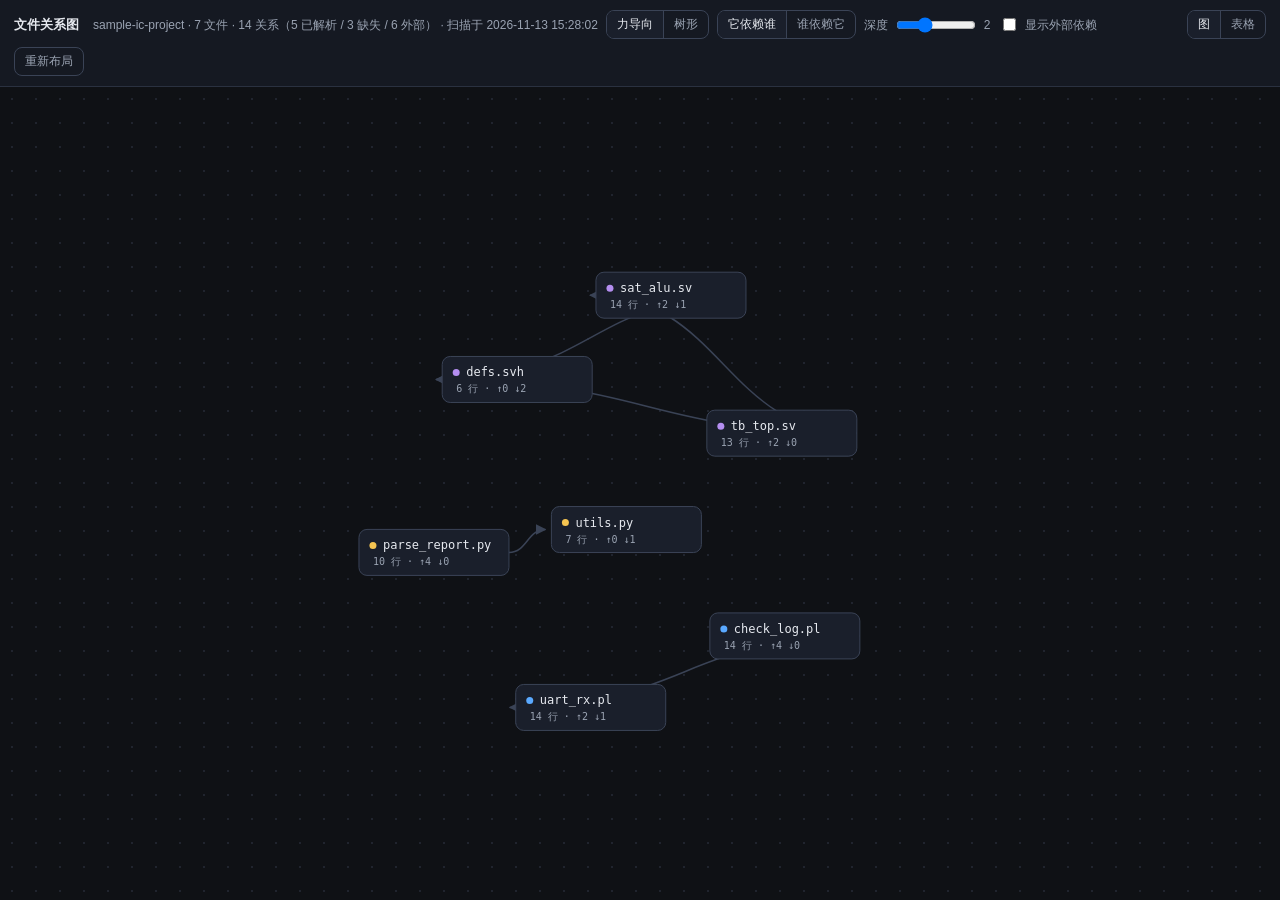
<file: graph-demo/graph.html>
<!doctype html>
<html lang="zh-CN">
<head>
<meta charset="utf-8">
<meta name="viewport" content="width=device-width, initial-scale=1">
<title>文件关系图 · IC 代码笔记</title>
<style>
  :root{
    --bg:#0f1115; --panel:#151922; --card:#1a1f2b; --line:#2a3140; --line3:#3a4356;
    --text:#e6e9ef; --dim:#9aa3b2; --accent:#5aa9ff; --warn:#ff5c8a;
    --perl:#5aa9ff; --python:#f5c451; --verilog:#b48ef0; --other:#7f8a9c;
    --grid:#20242e;
  }
  *{box-sizing:border-box}
  html,body{height:100%;margin:0}
  body{
    background:var(--bg); color:var(--text); overflow:hidden;
    font:13px/1.5 -apple-system,BlinkMacSystemFont,"Segoe UI","PingFang SC","Microsoft YaHei",sans-serif;
  }
  #app{display:grid;grid-template-rows:auto 1fr;height:100%}

  /* 工具条 */
  .bar{
    display:flex;flex-wrap:wrap;gap:8px;align-items:center;
    padding:10px 14px;border-bottom:1px solid var(--line);background:var(--panel);
  }
  .bar .title{font-weight:600;margin-right:6px}
  .bar .meta{color:var(--dim);font-size:12px}
  .seg{display:flex;border:1px solid var(--line3);border-radius:8px;overflow:hidden}
  .seg button{
    background:transparent;color:var(--dim);border:0;padding:5px 10px;font-size:12px;cursor:pointer;
  }
  .seg button+button{border-left:1px solid var(--line3)}
  .seg button.on{background:var(--card);color:var(--text)}
  .bar label{display:flex;align-items:center;gap:6px;font-size:12px;color:var(--dim);cursor:pointer}
  .bar input[type=range]{width:80px}
  .spacer{flex:1}

  /* 画布 */
  .stage{position:relative;overflow:hidden;
    background-image:radial-gradient(var(--grid) 1px,transparent 1px);background-size:24px 24px}
  svg{display:block;width:100%;height:100%;cursor:grab}
  svg.dragging{cursor:grabbing}
  .edge{fill:none;stroke:var(--line3);stroke-width:1.5}
  .edge.missing{stroke:var(--warn);stroke-dasharray:5 4}
  .edge.external{stroke:#5b6478;stroke-dasharray:2 4}
  .edge.dim{opacity:.12}
  .edge.hot{stroke:var(--accent)}
  .node{cursor:pointer}
  .node rect{fill:var(--card);stroke:var(--line3);stroke-width:1;rx:8}
  .node.hot rect{stroke:var(--accent);stroke-width:2}
  .node.dim{opacity:.15}
  .node .name{fill:var(--text);font:12px/1 ui-monospace,SFMono-Regular,Consolas,monospace}
  .node .sub{fill:var(--dim);font:10px/1 ui-monospace,Consolas,monospace}
  .node .dot{stroke:none}

  /* 侧栏 */
  .panel{
    position:absolute;top:0;right:0;bottom:0;width:320px;transform:translateX(100%);
    transition:transform .18s ease;background:var(--panel);border-left:1px solid var(--line);
    padding:14px;overflow:auto;
  }
  .panel.open{transform:none}
  .panel h3{margin:0 0 4px;font-size:13px;word-break:break-all}
  .panel .path{color:var(--dim);font-size:11px;word-break:break-all;margin-bottom:10px}
  .panel .sect{margin:14px 0 6px;font-size:11px;color:var(--dim);letter-spacing:.04em}
  .panel ul{list-style:none;margin:0;padding:0}
  .panel li{padding:6px 0;border-top:1px solid var(--line);font-size:12px}
  .panel li:first-child{border-top:0}
  .panel .k{display:inline-block;padding:1px 5px;margin-right:6px;border:1px solid var(--line3);
    border-radius:4px;font-size:10px;color:var(--dim)}
  .panel .miss{color:var(--warn)}
  .panel .close{position:absolute;top:8px;right:10px;background:transparent;border:0;color:var(--dim);
    font-size:16px;cursor:pointer}

  /* 表格视图 */
  .tablewrap{position:absolute;inset:0;background:var(--bg);overflow:auto;padding:16px}
  .tablewrap[hidden]{display:none}
  table{border-collapse:collapse;width:100%;font-size:12px}
  th,td{text-align:left;padding:7px 10px;border-bottom:1px solid var(--line)}
  th{color:var(--dim);font-weight:500;position:sticky;top:0;background:var(--bg)}
  td.mono{font-family:ui-monospace,Consolas,monospace}
  .tag{display:inline-block;padding:1px 6px;border:1px solid var(--line3);border-radius:4px;font-size:10px;color:var(--dim)}
  .empty{padding:40px;color:var(--dim);text-align:center}
</style>
</head>
<body>
<div id="app">
  <div class="bar">
    <span class="title">文件关系图</span>
    <span class="meta" id="meta"></span>
    <div class="seg" id="layoutSeg">
      <button data-layout="force" class="on">力导向</button>
      <button data-layout="tree">树形</button>
    </div>
    <div class="seg" id="dirSeg">
      <button data-dir="out" class="on">它依赖谁</button>
      <button data-dir="in">谁依赖它</button>
    </div>
    <label>深度 <input id="depth" type="range" min="1" max="4" value="2"><span id="depthVal">2</span></label>
    <label><input id="showExternal" type="checkbox"> 显示外部依赖</label>
    <div class="spacer"></div>
    <div class="seg" id="viewSeg">
      <button data-view="graph" class="on">图</button>
      <button data-view="table">表格</button>
    </div>
    <button id="reset" style="background:transparent;border:1px solid var(--line3);color:var(--dim);border-radius:8px;padding:5px 10px;font-size:12px;cursor:pointer">重新布局</button>
  </div>

  <div class="stage" id="stage">
    <svg id="svg">
      <defs>
        <marker id="arrow" viewBox="0 0 10 10" refX="9" refY="5" markerWidth="7" markerHeight="7" orient="auto-start-reverse">
          <path d="M0,0 L10,5 L0,10 z" fill="#3a4356"></path>
        </marker>
        <marker id="arrowWarn" viewBox="0 0 10 10" refX="9" refY="5" markerWidth="7" markerHeight="7" orient="auto-start-reverse">
          <path d="M0,0 L10,5 L0,10 z" fill="#ff5c8a"></path>
        </marker>
      </defs>
      <g id="viewport">
        <g id="edges"></g>
        <g id="nodes"></g>
      </g>
    </svg>

    <div class="panel" id="panel">
      <button class="close" id="panelClose">×</button>
      <h3 id="pTitle"></h3>
      <div class="path" id="pPath"></div>
      <div id="pBody"></div>
    </div>

    <div class="tablewrap" id="tableWrap" hidden></div>
  </div>
</div>

<script>
window.__GRAPH__ = {"project": "sample-ic-project", "root": "D:/Desktop/AI+/aihtml/ic-code-notes/graph-demo/sample-ic-project", "scannedAt": "2026-11-13T15:28:02", "nodes": [{"id": "rtl/defs.svh", "name": "defs.svh", "dir": "rtl", "lang": "verilog", "lines": 6, "out": 0, "in": 2}, {"id": "rtl/sat_alu.sv", "name": "sat_alu.sv", "dir": "rtl", "lang": "verilog", "lines": 14, "out": 2, "in": 1}, {"id": "rtl/tb_top.sv", "name": "tb_top.sv", "dir": "rtl", "lang": "verilog", "lines": 13, "out": 2, "in": 0}, {"id": "tools/parse_report.py", "name": "parse_report.py", "dir": "tools", "lang": "python", "lines": 10, "out": 4, "in": 0}, {"id": "tools/utils.py", "name": "utils.py", "dir": "tools", "lang": "python", "lines": 7, "out": 0, "in": 1}, {"id": "uart_log_tools/check_log.pl", "name": "check_log.pl", "dir": "uart_log_tools", "lang": "perl", "lines": 14, "out": 4, "in": 0}, {"id": "uart_log_tools/uart_rx.pl", "name": "uart_rx.pl", "dir": "uart_log_tools", "lang": "perl", "lines": 14, "out": 2, "in": 1}], "edges": [{"from": "rtl/sat_alu.sv", "to": "missing_localparams.svh", "kind": "include", "line": 2, "raw": "missing_localparams.svh", "status": "missing", "count": 1, "lines": [2]}, {"from": "rtl/sat_alu.sv", "to": "rtl/defs.svh", "kind": "include", "line": 1, "raw": "defs.svh", "status": "resolved", "count": 1, "lines": [1]}, {"from": "rtl/tb_top.sv", "to": "rtl/defs.svh", "kind": "include", "line": 1, "raw": "defs.svh", "status": "resolved", "count": 1, "lines": [1]}, {"from": "rtl/tb_top.sv", "to": "rtl/sat_alu.sv", "kind": "instantiate", "line": 7, "raw": "sat_alu", "status": "resolved", "count": 1, "lines": [7]}, {"from": "tools/parse_report.py", "to": "json", "kind": "import", "line": 2, "raw": "json", "status": "external", "count": 1, "lines": [2]}, {"from": "tools/parse_report.py", "to": "missing_module", "kind": "import", "line": 4, "raw": "missing_module", "status": "missing", "count": 1, "lines": [4]}, {"from": "tools/parse_report.py", "to": "os", "kind": "import", "line": 1, "raw": "os", "status": "external", "count": 1, "lines": [1]}, {"from": "tools/parse_report.py", "to": "tools/utils.py", "kind": "import", "line": 3, "raw": "utils", "status": "resolved", "count": 1, "lines": [3]}, {"from": "uart_log_tools/check_log.pl", "to": "./missing_helper.pl", "kind": "require", "line": 5, "raw": "./missing_helper.pl", "status": "missing", "count": 1, "lines": [5]}, {"from": "uart_log_tools/check_log.pl", "to": "strict", "kind": "require", "line": 2, "raw": "strict", "status": "external", "count": 1, "lines": [2]}, {"from": "uart_log_tools/check_log.pl", "to": "uart_log_tools/uart_rx.pl", "kind": "require", "line": 4, "raw": "./uart_rx.pl", "status": "resolved", "count": 1, "lines": [4]}, {"from": "uart_log_tools/check_log.pl", "to": "warnings", "kind": "require", "line": 3, "raw": "warnings", "status": "external", "count": 1, "lines": [3]}, {"from": "uart_log_tools/uart_rx.pl", "to": "Exporter", "kind": "require", "line": 3, "raw": "Exporter", "status": "external", "count": 1, "lines": [3]}, {"from": "uart_log_tools/uart_rx.pl", "to": "strict", "kind": "require", "line": 2, "raw": "strict", "status": "external", "count": 1, "lines": [2]}], "stats": {"files": 7, "edges": 14, "resolved": 5, "missing": 3, "external": 6, "modules": 2}};
</script>
<script>
(function () {
  "use strict";
  var DATA = window.__GRAPH__;
  if (!DATA) {
    document.body.innerHTML = '<div class="empty">没有数据。先运行 <code>python extract.py &lt;工程目录&gt; --html</code> 注入数据。</div>';
    return;
  }

  var LANG_COLOR = { perl: "#5aa9ff", python: "#f5c451", verilog: "#b48ef0", other: "#7f8a9c",
                     javascript: "#f0a35e", doc: "#7f8a9c", config: "#7f8a9c" };
  var state = {
    layout: "force",
    dir: "out",
    depth: 2,
    showExternal: false,
    view: "graph",
    selected: null,
    root: null,
    scale: 1,
    tx: 0,
    ty: 0
  };

  var nodes = [], edges = [], byId = {};
  var externalNode = null;
  var W = 1200, H = 800;

  var svg = document.getElementById("svg");
  var viewport = document.getElementById("viewport");
  var gEdges = document.getElementById("edges");
  var gNodes = document.getElementById("nodes");
  var stage = document.getElementById("stage");
  var panel = document.getElementById("panel");
  var tableWrap = document.getElementById("tableWrap");

  function svgEl(name, attrs) {
    var el = document.createElementNS("http://www.w3.org/2000/svg", name);
    if (attrs) Object.keys(attrs).forEach(function (k) { el.setAttribute(k, attrs[k]); });
    return el;
  }

  function build() {
    nodes = DATA.nodes.map(function (n) {
      return Object.assign({}, n, { x: 0, y: 0, vx: 0, vy: 0, w: 150, h: 46 });
    });
    byId = {};
    nodes.forEach(function (n) { byId[n.id] = n; });

    externalNode = { id: "__external__", name: "外部依赖", dir: "", lang: "other",
                     lines: 0, out: 0, in: 0, x: 0, y: 0, vx: 0, vy: 0, w: 150, h: 46, ext: true };
    if (state.showExternal) nodes.push(externalNode);

    edges = DATA.edges.map(function (e) {
      var from = byId[e.from];
      var to = byId[e.to];
      if (e.status === "external") {
        if (!state.showExternal) return null;
        to = externalNode;
      }
      if (!from || !to) return null;
      if (from === to) return null;
      return Object.assign({}, e, { src: from, dst: to });
    }).filter(Boolean);

    document.getElementById("meta").textContent =
      DATA.project + " · " + DATA.stats.files + " 文件 · " + DATA.stats.edges + " 关系（"
      + DATA.stats.resolved + " 已解析 / " + DATA.stats.missing + " 缺失 / "
      + DATA.stats.external + " 外部） · 扫描于 " + DATA.scannedAt.replace("T", " ");
  }

  /* ---------- 力导向 ---------- */
  function initForce() {
    var i = 0, n = nodes.length, cols = Math.ceil(Math.sqrt(n));
    nodes.forEach(function (node) {
      node.x = (i % cols) * 200 + 120;
      node.y = Math.floor(i / cols) * 120 + 100;
      node.vx = node.vy = 0;
      i++;
    });
  }

  var alpha = 1;
  function tickForce() {
    var linkDist = 190, repulse = 42000, gravity = 0.015;
    edges.forEach(function (e) {
      var dx = e.dst.x - e.src.x, dy = e.dst.y - e.src.y;
      var d = Math.max(60, Math.hypot(dx, dy));
      var f = (d - linkDist) * 0.012;
      var ux = (dx / d) * f, uy = (dy / d) * f;
      e.src.vx += ux; e.src.vy += uy;
      e.dst.vx -= ux; e.dst.vy -= uy;
    });
    for (var a = 0; a < nodes.length; a++) {
      for (var b = a + 1; b < nodes.length; b++) {
        var A = nodes[a], B = nodes[b];
        var dx = B.x - A.x, dy = B.y - A.y;
        var d2 = dx * dx + dy * dy || 1;
        var d = Math.sqrt(d2);
        var f = repulse / d2;
        var ux = (dx / d) * f, uy = (dy / d) * f;
        A.vx -= ux; A.vy -= uy;
        B.vx += ux; B.vy += uy;
      }
    }
    var cx = W / 2, cy = H / 2;
    nodes.forEach(function (n) {
      if (n.fixed) { n.vx = n.vy = 0; return; }
      n.vx += (cx - n.x) * gravity;
      n.vy += (cy - n.y) * gravity;
      n.vx *= 0.82; n.vy *= 0.82;
      n.x += n.vx * alpha; n.y += n.vy * alpha;
    });
    alpha *= 0.985;
  }

  /* ---------- 树形 ---------- */
  function layoutTree() {
    var rootId = state.root || (nodes[0] && nodes[0].id);
    var seen = {}, layers = [], queue = [[rootId, 0]];
    var adjacency = {};
    edges.forEach(function (e) {
      var key = state.dir === "out" ? e.src.id : e.dst.id;
      var val = state.dir === "out" ? e.dst.id : e.src.id;
      (adjacency[key] = adjacency[key] || []).push(val);
    });
    seen[rootId] = true;
    while (queue.length) {
      var cur = queue.shift();
      (layers[cur[1]] = layers[cur[1]] || []).push(cur[0]);
      if (cur[1] >= state.depth) continue;
      (adjacency[cur[0]] || []).forEach(function (next) {
        if (seen[next]) return;
        seen[next] = true;
        queue.push([next, cur[1] + 1]);
      });
    }
    var visible = {};
    layers.forEach(function (col, depth) {
      col.forEach(function (id, row) {
        var n = byId[id];
        if (!n) return;
        visible[id] = true;
        n.x = 140 + depth * 240;
        n.y = 90 + row * 76;
        n.fixed = true;
      });
    });
    nodes.forEach(function (n) { if (!visible[n.id]) n.hidden = true; });
  }

  /* ---------- 渲染 ---------- */
  function render() {
    gEdges.innerHTML = "";
    gNodes.innerHTML = "";

    edges.forEach(function (e) {
      if (e.src.hidden || e.dst.hidden) return;
      var cls = "edge" + (e.status === "missing" ? " missing" : e.status === "external" ? " external" : "");
      var x1 = e.src.x + e.src.w / 2, y1 = e.src.y;
      var x2 = e.dst.x - e.dst.w / 2 - 6, y2 = e.dst.y;
      var mx = (x1 + x2) / 2;
      var path = svgEl("path", {
        d: "M" + x1 + "," + y1 + " C" + mx + "," + y1 + " " + mx + "," + y2 + " " + x2 + "," + y2,
        "class": cls,
        "marker-end": "url(#" + (e.status === "missing" ? "arrowWarn" : "arrow") + ")",
        "data-from": e.from, "data-to": e.to
      });
      gEdges.appendChild(path);
      e.el = path;
    });

    nodes.forEach(function (n) {
      if (n.hidden) return;
      var g = svgEl("g", { "class": "node", transform: "translate(" + (n.x - n.w / 2) + "," + (n.y - n.h / 2) + ")" });
      g.appendChild(svgEl("rect", { width: n.w, height: n.h, rx: 8 }));
      g.appendChild(svgEl("circle", {
        "class": "dot", cx: 14, cy: 16, r: 3.5, fill: LANG_COLOR[n.lang] || "#7f8a9c"
      }));
      var name = svgEl("text", { "class": "name", x: 24, y: 20 });
      name.textContent = n.name.length > 19 ? n.name.slice(0, 18) + "…" : n.name;
      g.appendChild(name);
      var sub = svgEl("text", { "class": "sub", x: 14, y: 36 });
      sub.textContent = n.ext ? "折叠的 N 个外部引用" : (n.lines + " 行 · ↑" + n.out + " ↓" + n.in);
      g.appendChild(sub);
      g.addEventListener("click", function (ev) { ev.stopPropagation(); select(n); });
      g.addEventListener("mouseenter", function () { highlight(n); });
      g.addEventListener("mouseleave", function () { highlight(null); });
      g.addEventListener("dblclick", function () { flash("打开文件：" + (n.ext ? "（聚合节点）" : n.id)); });
      g.addEventListener("mousedown", function (ev) { startDrag(ev, n); });
      n.el = g;
      gNodes.appendChild(g);
    });
    applyTransform();
  }

  function select(n) {
    state.selected = n;
    state.root = n.id;
    if (!n.ext) {
      document.getElementById("pTitle").textContent = n.name;
      document.getElementById("pPath").textContent = n.id;
      var out = edges.filter(function (e) { return e.src === n; });
      var into = edges.filter(function (e) { return e.dst === n; });
      var html = "";
      html += '<div class="sect">它依赖 ' + out.length + '</div>' + list(out, "dst", "src");
      html += '<div class="sect">谁依赖它 ' + into.length + '</div>' + list(into, "src", "dst");
      document.getElementById("pBody").innerHTML = html;
    } else {
      document.getElementById("pTitle").textContent = "外部依赖（聚合）";
      document.getElementById("pPath").textContent = "标准库 / 系统模块引用";
      document.getElementById("pBody").innerHTML = "";
    }
    panel.classList.add("open");
    highlight(n);
  }

  function list(items, side, other) {
    if (!items.length) return '<div class="path">—</div>';
    return "<ul>" + items.map(function (e) {
      var target = e[side];
      var label = target.ext ? e.raw : (target.id || target);
      var miss = e.status === "missing" ? ' <span class="miss">缺失</span>' : "";
      return "<li><span class=\"k\">" + e.kind + "</span>" + label + miss
        + ' <span class="k">第 ' + e.lines.join(",") + " 行</span>"
        + (e.count > 1 ? ' <span class="k">×' + e.count + "</span>" : "") + "</li>";
    }).join("") + "</ul>";
  }

  function highlight(n) {
    var hot = {};
    if (n) {
      hot[n.id] = true;
      edges.forEach(function (e) {
        if (e.src === n) hot[e.dst.id] = true;
        if (e.dst === n) hot[e.src.id] = true;
      });
    }
    nodes.forEach(function (node) {
      if (!node.el) return;
      node.el.classList.toggle("dim", !!n && !hot[node.id]);
      node.el.classList.toggle("hot", !!n && node === n);
    });
    edges.forEach(function (e) {
      if (!e.el) return;
      var related = !n || e.src === n || e.dst === n;
      e.el.classList.toggle("dim", !related);
      e.el.classList.toggle("hot", !!n && related);
    });
  }

  function applyTransform() {
    viewport.setAttribute("transform", "translate(" + state.tx + "," + state.ty + ") scale(" + state.scale + ")");
  }

  /* ---------- 交互 ---------- */
  function startDrag(ev, n) {
    ev.preventDefault();
    var startX = ev.clientX, startY = ev.clientY;
    var ox = n.x, oy = n.y;
    function move(e) {
      n.x = ox + (e.clientX - startX) / state.scale;
      n.y = oy + (e.clientY - startY) / state.scale;
      n.fixed = true;
      render();
    }
    function up() {
      window.removeEventListener("mousemove", move);
      window.removeEventListener("mouseup", up);
    }
    window.addEventListener("mousemove", move);
    window.addEventListener("mouseup", up);
  }

  var panning = null;
  svg.addEventListener("mousedown", function (ev) {
    if (ev.target.closest && ev.target.closest(".node")) return;
    panning = { x: ev.clientX, y: ev.clientY, tx: state.tx, ty: state.ty };
    svg.classList.add("dragging");
  });
  window.addEventListener("mousemove", function (ev) {
    if (!panning) return;
    state.tx = panning.tx + (ev.clientX - panning.x);
    state.ty = panning.ty + (ev.clientY - panning.y);
    applyTransform();
  });
  window.addEventListener("mouseup", function () { panning = null; svg.classList.remove("dragging"); });
  svg.addEventListener("wheel", function (ev) {
    ev.preventDefault();
    var next = state.scale * (ev.deltaY < 0 ? 1.1 : 0.9);
    state.scale = Math.min(3, Math.max(0.25, next));
    applyTransform();
  }, { passive: false });
  svg.addEventListener("click", function () { panel.classList.remove("open"); highlight(null); });

  /* ---------- 视图切换 ---------- */
  function renderTable() {
    var rows = DATA.nodes.map(function (n) {
      var out = DATA.edges.filter(function (e) { return e.from === n.id; });
      var into = DATA.edges.filter(function (e) { return e.to === n.id && e.status === "resolved"; });
      var deps = out.filter(function (e) { return e.status !== "external"; })
        .map(function (e) { return (e.status === "missing" ? "⚠ " : "") + e.to; });
      return "<tr><td class=\"mono\">" + n.id + "</td><td>" + (LANG_COLOR[n.lang] ? n.lang : n.lang)
        + "</td><td>" + out.length + "</td><td>" + into.length + "</td><td class=\"mono\">"
        + (deps.join("<br>") || "—") + "</td></tr>";
    }).join("");
    tableWrap.innerHTML = '<table><thead><tr><th>文件</th><th>语言</th><th>引用数</th>'
      + '<th>被引用数</th><th>依赖的文件</th></tr></thead><tbody>' + rows + "</tbody></table>";
  }

  function setView(view) {
    state.view = view;
    tableWrap.hidden = view !== "table";
    document.getElementById("svg").style.visibility = view === "table" ? "hidden" : "visible";
    document.querySelectorAll("#viewSeg button").forEach(function (b) {
      b.classList.toggle("on", b.dataset.view === view);
    });
    if (view === "table") renderTable();
  }

  var toast = null;
  function flash(text) {
    if (toast) toast.remove();
    toast = document.createElement("div");
    toast.textContent = text;
    toast.style.cssText = "position:absolute;left:50%;bottom:28px;transform:translateX(-50%);"
      + "background:#1a1f2b;border:1px solid #3a4356;border-radius:8px;padding:8px 12px;font-size:12px;color:#e6e9ef";
    stage.appendChild(toast);
    setTimeout(function () { if (toast) { toast.remove(); toast = null; } }, 2200);
  }

  function relayout() {
    nodes.forEach(function (n) { n.hidden = false; n.fixed = false; });
    if (state.layout === "tree") {
      layoutTree();
    } else {
      alpha = 1;
      initForce();
    }
    render();
  }

  document.getElementById("layoutSeg").addEventListener("click", function (ev) {
    var btn = ev.target.closest("button"); if (!btn) return;
    state.layout = btn.dataset.layout;
    document.querySelectorAll("#layoutSeg button").forEach(function (b) {
      b.classList.toggle("on", b === btn);
    });
    relayout();
  });
  document.getElementById("dirSeg").addEventListener("click", function (ev) {
    var btn = ev.target.closest("button"); if (!btn) return;
    state.dir = btn.dataset.dir;
    document.querySelectorAll("#dirSeg button").forEach(function (b) {
      b.classList.toggle("on", b === btn);
    });
    if (state.layout === "tree") relayout();
  });
  document.getElementById("viewSeg").addEventListener("click", function (ev) {
    var btn = ev.target.closest("button"); if (!btn) return;
    setView(btn.dataset.view);
  });
  document.getElementById("depth").addEventListener("input", function (ev) {
    state.depth = Number(ev.target.value);
    document.getElementById("depthVal").textContent = state.depth;
    if (state.layout === "tree") relayout();
  });
  document.getElementById("showExternal").addEventListener("change", function (ev) {
    state.showExternal = ev.target.checked;
    build();
    relayout();
  });
  document.getElementById("reset").addEventListener("click", function () {
    state.scale = 1; state.tx = 0; state.ty = 0; applyTransform();
    relayout();
  });
  document.getElementById("panelClose").addEventListener("click", function () {
    panel.classList.remove("open");
  });
  window.addEventListener("resize", function () {
    W = stage.clientWidth; H = stage.clientHeight;
  });

  /* ---------- 启动 ---------- */
  W = stage.clientWidth || 1200;
  H = stage.clientHeight || 900;
  build();
  initForce();
  render();
  loop();

  // 独立窗口模式：关系图可以单独开一个窗口，通过 URL 参数指定要聚焦的文件
  (function initWindowBridge() {
    var params = new URLSearchParams(location.search);
    var focus = params.get("file");
    if (focus && byId[focus]) {
      state.root = focus;
      select(byId[focus]);
    }
    // 监听代码窗口发来的「聚焦某个文件」
    window.addEventListener("message", function (ev) {
      var data = ev.data;
      if (!data || data.type !== "icn:focus" || !data.file) return;
      var node = byId[data.file];
      if (node) { state.root = node.id; select(node); }
    });
  })();

  // 双击节点时如果是从代码窗口打开的，回传消息
  gNodes.addEventListener("dblclick", function (ev) {
    var g = ev.target.closest ? ev.target.closest(".node") : null;
    if (!g || !window.opener) return;
    var id = null;
    nodes.forEach(function (n) { if (n.el === g) id = n.id; });
    if (id) {
      try { window.opener.postMessage({ type: "icn:open-file", file: id }, "*"); } catch (e) {}
    }
  }, true);

  function loop() {
    if (state.layout === "force" && alpha > 0.02) {
      tickForce();
      render();
    }
    requestAnimationFrame(loop);
  }
})();
</script>
</body>
</html>
</file>
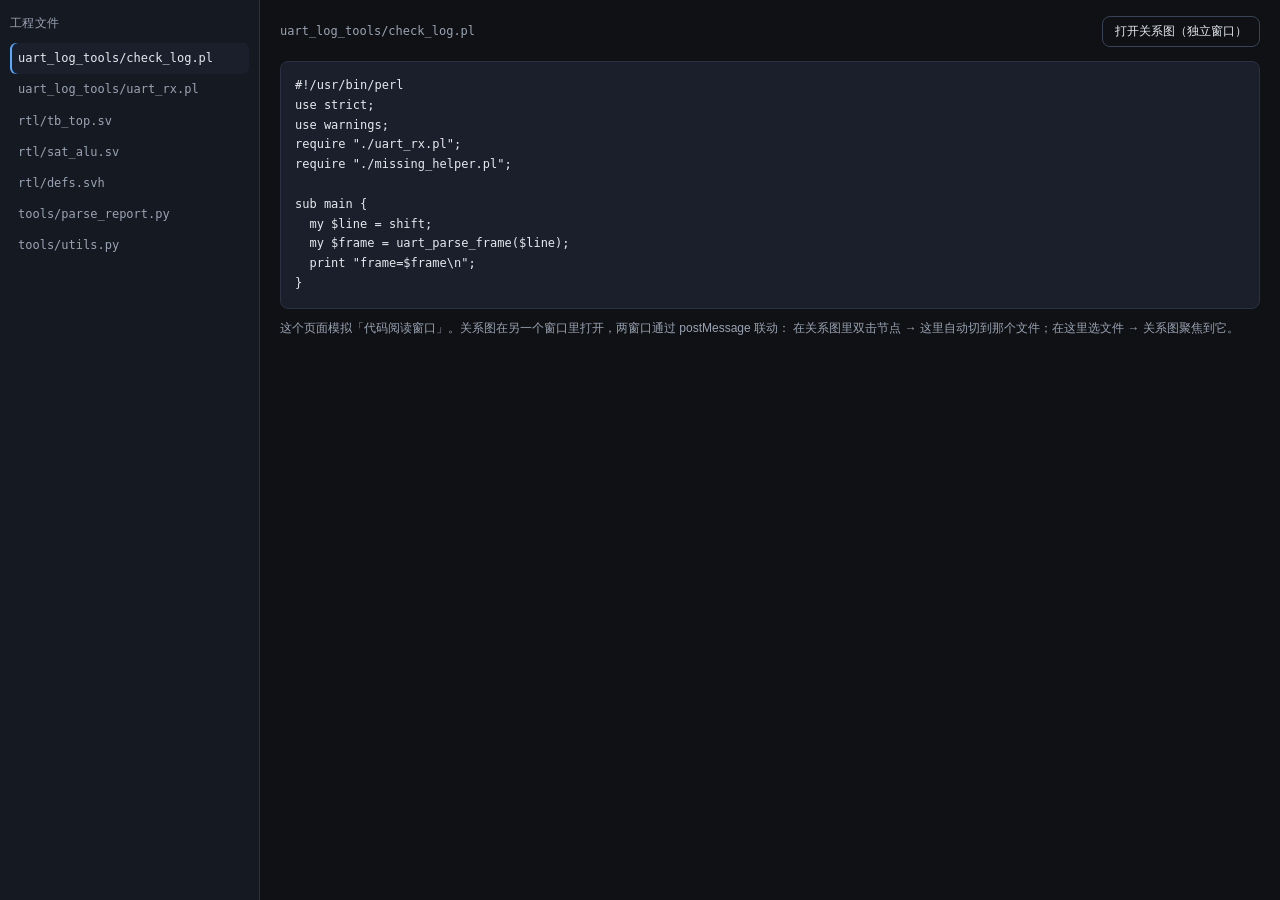
<file: graph-demo/host-demo.html>
<!doctype html>
<html lang="zh-CN">
<head>
<meta charset="utf-8">
<meta name="viewport" content="width=device-width, initial-scale=1">
<title>代码窗口（模拟）· 与关系图分窗联动</title>
<style>
  :root{--bg:#0f1115;--panel:#151922;--card:#1a1f2b;--line:#2a3140;--line3:#3a4356;
        --text:#e6e9ef;--dim:#9aa3b2;--accent:#5aa9ff}
  *{box-sizing:border-box}
  html,body{height:100%;margin:0;background:var(--bg);color:var(--text);
    font:13px/1.6 -apple-system,"PingFang SC","Microsoft YaHei",sans-serif}
  #wrap{display:grid;grid-template-columns:260px 1fr;height:100%}
  aside{border-right:1px solid var(--line);background:var(--panel);overflow:auto;padding:10px}
  aside h2{font-size:12px;color:var(--dim);font-weight:500;margin:4px 0 10px;letter-spacing:.04em}
  .file{padding:6px 8px;border-radius:6px;cursor:pointer;font-family:ui-monospace,Consolas,monospace;
        font-size:12px;color:var(--dim);white-space:nowrap;overflow:hidden;text-overflow:ellipsis}
  .file:hover{background:var(--card);color:var(--text)}
  .file.on{background:var(--card);color:var(--text);box-shadow:inset 2px 0 0 var(--accent)}
  .file.jumped{outline:1px solid var(--accent)}
  main{padding:16px 20px;overflow:auto}
  .top{display:flex;align-items:center;gap:12px;margin-bottom:14px}
  .path{color:var(--dim);font-family:ui-monospace,Consolas,monospace;font-size:12px}
  .spacer{flex:1}
  button{background:transparent;border:1px solid var(--line3);color:var(--text);border-radius:8px;
         padding:6px 12px;font-size:12px;cursor:pointer}
  button:hover{border-color:var(--accent);color:var(--accent)}
  pre{background:var(--card);border:1px solid var(--line);border-radius:8px;padding:14px;
      overflow:auto;font:12px/1.65 ui-monospace,Consolas,monospace;margin:0}
  .hint{color:var(--dim);font-size:12px;margin-top:10px}
  .toast{position:fixed;left:50%;bottom:22px;transform:translateX(-50%);background:var(--card);
    border:1px solid var(--line3);border-radius:8px;padding:8px 12px;font-size:12px}
</style>
</head>
<body>
<div id="wrap">
  <aside>
    <h2>工程文件</h2>
    <div id="files"></div>
  </aside>
  <main>
    <div class="top">
      <span class="path" id="path">—</span>
      <span class="spacer"></span>
      <button id="openGraph">打开关系图（独立窗口）</button>
    </div>
    <pre id="code">左侧选一个文件。</pre>
    <div class="hint">这个页面模拟「代码阅读窗口」。关系图在另一个窗口里打开，两窗口通过 postMessage 联动：
      在关系图里双击节点 → 这里自动切到那个文件；在这里选文件 → 关系图聚焦到它。</div>
  </main>
</div>

<script>
(function () {
  "use strict";
  var FILES = [
    { path: "uart_log_tools/check_log.pl", code:
`#!/usr/bin/perl
use strict;
use warnings;
require "./uart_rx.pl";
require "./missing_helper.pl";

sub main {
  my $line = shift;
  my $frame = uart_parse_frame($line);
  print "frame=$frame\\n";
}` },
    { path: "uart_log_tools/uart_rx.pl", code:
`package uart_rx;
use strict;
use Exporter 'import';
our @EXPORT_OK = qw(uart_parse_frame uart_crc);

sub uart_parse_frame {
  my ($line) = @_;
  my ($ts, $payload) = split /:/, $line, 2;
  return { ts => $ts, payload => $payload, crc => uart_crc($payload) };
}` },
    { path: "rtl/tb_top.sv", code:
"\u0060include \"defs.svh\"\n\nmodule tb_top;\n  logic clk;\n  sat_alu u_alu (.clk(clk), .a(a), .b(b), .y(y));\nendmodule" },
    { path: "rtl/sat_alu.sv", code:
"\u0060include \"defs.svh\"\n\u0060include \"missing_localparams.svh\"\n\nmodule sat_alu (\n  input logic clk,\n  output logic [31:0] y\n);\nendmodule" },
    { path: "rtl/defs.svh", code:
"\u0060ifndef DEFS_SVH\n\u0060define DEFS_SVH\n\u0060define DATA_W 32\n\u0060endif" },
    { path: "tools/parse_report.py", code:
`import os
import json
from utils import normalize
import missing_module` },
    { path: "tools/utils.py", code:
`def normalize(value):
    if isinstance(value, dict):
        return {k: normalize(v) for k, v in value.items()}
    return value` }
  ];

  var graphWin = null;
  var current = null;

  var listEl = document.getElementById("files");
  var pathEl = document.getElementById("path");
  var codeEl = document.getElementById("code");

  function render() {
    listEl.innerHTML = "";
    FILES.forEach(function (f) {
      var d = document.createElement("div");
      d.className = "file" + (current && current.path === f.path ? " on" : "");
      d.textContent = f.path;
      d.title = f.path;
      d.onclick = function () { select(f, true); };
      listEl.appendChild(d);
    });
  }

  function select(f, notifyGraph) {
    current = f;
    pathEl.textContent = f.path;
    codeEl.textContent = f.code;
    render();
    if (notifyGraph && graphWin && !graphWin.closed) {
      try { graphWin.postMessage({ type: "icn:focus", file: f.path }, "*"); } catch (e) {}
    }
  }

  document.getElementById("openGraph").onclick = function () {
    var url = "graph.html" + (current ? "?file=" + encodeURIComponent(current.path) : "");
    graphWin = window.open(url, "icn-graph", "width=1280,height=860");
    if (!graphWin) toast("浏览器拦了弹窗，请允许本页打开新窗口");
  };

  window.addEventListener("message", function (ev) {
    var data = ev.data;
    if (!data || data.type !== "icn:open-file" || !data.file) return;
    var hit = FILES.filter(function (f) { return f.path === data.file; })[0];
    if (hit) {
      select(hit, false);
      toast("关系图跳转：" + data.file);
      var idx = FILES.indexOf(hit);
      var el = listEl.children[idx];
      if (el) { el.classList.add("jumped"); setTimeout(function () { el.classList.remove("jumped"); }, 1600); }
    } else {
      toast("关系图跳转：" + data.file + "（示例工程里没有这个文件）");
    }
  });

  var toastEl = null;
  function toast(text) {
    if (toastEl) toastEl.remove();
    toastEl = document.createElement("div");
    toastEl.className = "toast";
    toastEl.textContent = text;
    document.body.appendChild(toastEl);
    setTimeout(function () { if (toastEl) { toastEl.remove(); toastEl = null; } }, 2400);
  }

  select(FILES[0], false);
})();
</script>
</body>
</html>
</file>
<file: ui-refresh.css>
/* ============================================================
   Design layer. Dark is the base; light overrides via [data-theme].
   Layout rules live here so the app shell stays untouched.
   ============================================================ */
:root{
  /* dark palette — tuned to the same rules as light: 4 elevation steps,
     borders one step above the surface they sit on, text ≥ 4.5:1 */
  --bg:#0a0e13; --paper:#0d1218; --surface:#131b25; --surface-soft:#0f1620;
  --edge:#212c3a; --edge-strong:#2f3d4f;
  --ink:#e5ebf3; --tx2:#a9b7c9; --muted:#8190a4;
  --accent:#e0b063; --teal:#5fd3c4; --rose:#ef8fa6;
  --note-bg:#1f1a13; --note-ink:#e8d8b6; --note-edge:#4a3a22;
  --com-bg:#131c27; --com-ink:#9db0c4;
  --notew:360px;
}
:root[data-theme="light"]{
  color-scheme:light;
  --bg:#f6f7f9; --tx:#1f2b3d; --tx2:#57667c; --dim:#7d8a9c;
  --line:#e6ebf2; --line2:#d5dee8; --line3:#8fa2b8;
  --amber:#a8681f; --amber-d:#f0dcc0; --teal:#1f7f75; --rose:#b0455f;
  --surface:#ffffff; --surface-soft:#f3f5f8; --paper:#ffffff;
  --edge:#e3e9f1; --edge-strong:#c8d4e2;
  --ink:#1f2b3d; --muted:#697686; --note-bg:#fff6e4; --note-ink:#6f5427;
  --note-edge:#e6cfa4; --accent:#a8681f; --com-bg:#f6f8fa; --com-ink:#53667d;
}
*{box-sizing:border-box}
body{background:var(--bg);color:var(--ink);font-family:var(--sans);
     -webkit-font-smoothing:antialiased;text-rendering:optimizeLegibility}
button,input,select,textarea{font:inherit;color:inherit}
button:focus-visible,select:focus-visible,input:focus-visible{
  outline:2px solid var(--teal);outline-offset:2px}
/* 代码和批注是编辑面，不要画焦点框；靠光标本身表示状态 */
.line .src:focus,.line .src:focus-visible,
.nb .body:focus,.nb .body:focus-visible,
.nb .ctext:focus,.nb .ctext:focus-visible{
  outline:none!important;box-shadow:none!important;background:transparent!important}

/* ---------------- top bar ---------------- */
.top{position:relative;height:60px;padding:0 22px;gap:18px;background:var(--surface);
     border-bottom:1px solid var(--edge)}
.brand{font-size:14.5px;font-weight:650;letter-spacing:.2px}
.brand i{width:9px;height:9px;border-radius:3px;background:var(--accent);box-shadow:none}
.tabs{background:var(--surface-soft);border:0;padding:4px;border-radius:10px}
.tabs button{padding:7px 16px;border-radius:7px;font-size:13px;color:var(--tx2)}
.tabs button:hover{color:var(--ink)}
.tabs button.on{background:var(--surface);color:var(--ink);box-shadow:0 1px 3px #0b122010}
.saved{font-size:12px;color:var(--muted);gap:7px}
.saved i{width:6px;height:6px;background:#3f9d74}
.saved.act i{background:var(--teal);box-shadow:0 0 0 3px #1f7f7522}
.menu-btn{width:34px;height:34px;padding:0;font-size:17px;line-height:1;border-radius:9px;
          border:1px solid var(--edge);color:var(--tx2);background:transparent}
.menu-btn:hover{background:var(--surface-soft);color:var(--ink)}
.menu-btn[aria-expanded="true"]{background:var(--surface-soft);color:var(--ink)}

.appmenu{position:absolute;right:20px;top:54px;width:236px;z-index:220;display:none;
  background:var(--surface);border:1px solid var(--edge);border-radius:12px;padding:6px;
  box-shadow:0 18px 44px -18px #0b1220aa,0 2px 8px #0b12200d}
.appmenu.on{display:block}
.appmenu button{width:100%;display:flex;align-items:center;justify-content:space-between;
  gap:10px;padding:9px 11px;border-radius:8px;font-size:13px;color:var(--tx2);text-align:left}
.appmenu button:hover{background:var(--surface-soft);color:var(--ink)}
.appmenu button[hidden]{display:none}
.appmenu kbd{font:10px/1 var(--mono);color:var(--dim);letter-spacing:.2px}
.appmenu .sep{height:1px;background:var(--edge);margin:5px 6px}
.appmenu .dang{color:var(--rose)}
.appmenu .dang:hover{background:#b0455f14;color:var(--rose)}

/* ---------------- left nav ---------------- */
.nav{width:250px;background:var(--surface-soft);border-right:1px solid var(--edge)}
.proj{padding:18px 16px 10px;border:0}
.projbtn{padding:12px;border-radius:10px;background:var(--surface);border:1px solid var(--edge);
  font-size:13px;gap:9px}
.projbtn:hover{border-color:var(--line3)}
.projbtn .ico{background:transparent;color:var(--teal);font-size:10px}
.projbtn .pv{font-size:10px;letter-spacing:.4px;color:var(--muted)}
.nlabel{padding:20px 18px 8px;font-size:10.5px;letter-spacing:1.3px;color:var(--muted)}
.nlabel button{width:26px;height:26px;line-height:1;font-size:15px;color:var(--muted);border-radius:7px}
.nlabel button:hover{background:var(--surface);color:var(--ink)}
.cat{padding:9px 18px;font-size:13px;gap:9px;color:var(--tx2);border-left:0;border-radius:0}
.cat:hover{background:var(--surface);color:var(--ink)}
.cat.on{background:transparent;color:var(--ink);font-weight:600}
.cat .c{background:transparent;color:var(--muted);font-size:11px}
.cat.on .c{color:var(--accent)}
.cat .car{font-size:9px;color:var(--dim);width:10px}
.file{margin:1px 8px;padding:8px 10px 8px 34px;font-size:13px;gap:9px;border-radius:7px;
  border-left:0;color:var(--tx2)}
.file:hover{background:var(--surface);color:var(--ink)}
.file.on{background:var(--surface);color:var(--ink);font-weight:550;box-shadow:inset 2px 0 var(--teal)}
.file .ext{font-size:9px;letter-spacing:.4px;color:var(--muted);border:0;background:transparent}
.file.on .ext{color:var(--teal)}
.file .dots i{width:3px;height:3px;background:var(--accent)}
.file .more{opacity:0;color:var(--muted);font-size:13px}
.file:hover .more{opacity:.75}
.nav-functions{margin:20px 8px 0;border-top:1px solid var(--edge);padding-top:6px}
.nav-functions>summary{list-style:none;cursor:pointer;padding:8px 10px;border-radius:7px;
  font-size:10.5px;letter-spacing:1.2px;color:var(--muted);text-transform:uppercase}
.nav-functions>summary::-webkit-details-marker{display:none}
.nav-functions>summary:hover{background:var(--surface);color:var(--ink)}
.nav-functions .fnsect{border:0;margin:2px 0 0;padding:0}
.nav-functions .fnhead,.nav-functions .searchwrap{padding-left:10px;padding-right:10px}
.fnitem{padding:8px 12px;font-size:12.5px;border-radius:7px;margin:1px 4px}
.fnitem:hover{background:var(--surface)}
.fnitem .fname{color:var(--teal)}
.fnitem .fcount{color:var(--muted);font-size:10px}
.fnghost{font-size:11.5px;color:var(--muted);line-height:1.7;padding:6px 14px 10px}
.catcap{font-size:10px;letter-spacing:1px;color:var(--muted);padding:10px 14px 4px}
.searchwrap input{background:var(--surface);border:1px solid var(--edge);border-radius:8px;
  padding:7px 10px;font-size:12px}
.io{padding:14px 16px;border-top:1px solid var(--edge);gap:8px}
.io button{padding:8px;border:1px solid var(--edge);border-radius:8px;font-size:12px;
  color:var(--tx2);background:transparent}
.io button:hover{background:var(--surface);color:var(--ink);border-color:var(--line3)}

/* ---------------- file head ---------------- */
.chead{height:56px;padding:0 28px;gap:12px;background:var(--paper);border-bottom:1px solid var(--edge)}
.chead .p{font:12.5px var(--mono);color:var(--tx2);overflow:hidden;text-overflow:ellipsis;
  white-space:nowrap}
.chead .lgb{font:10px var(--mono);letter-spacing:.5px;padding:3px 7px;border-radius:5px;
  background:var(--surface-soft);border:0;color:var(--teal)}
.chead .m{margin-left:auto;font-size:11.5px;color:var(--muted);white-space:nowrap}
.mode-picker{appearance:none;-webkit-appearance:none;background:var(--surface-soft);
  border:1px solid var(--edge);color:var(--tx2);padding:6px 26px 6px 10px;border-radius:8px;
  font-size:11.5px;background-image:linear-gradient(45deg,transparent 50%,currentColor 50%),
  linear-gradient(135deg,currentColor 50%,transparent 50%);
  background-position:calc(100% - 13px) 50%,calc(100% - 9px) 50%;
  background-size:4px 4px,4px 4px;background-repeat:no-repeat}
.mode-picker:hover{border-color:var(--line3);color:var(--ink)}
.view{background:var(--paper)}
.code{padding:22px 0 120px}

/* ---------------- rows ---------------- */
.line{min-height:30px;background:transparent;border:0}
.line .cl{gap:20px}
.line .num{width:34px;font:11px var(--mono);line-height:30px;color:var(--muted);text-align:right}
.line .src{font:13px/30px var(--mono);color:var(--ink)}
.line.an .num{color:var(--accent)}
.line:hover{background:var(--surface-soft)}
::selection{background:color-mix(in srgb,var(--teal) 28%,transparent);color:inherit}

/* no per-line edit box: the caret is the only editing indicator */
.line.editing{background:transparent;box-shadow:none}
.line.editing .num{color:var(--teal)}
.line .src,.line .src *{user-select:text}
/* 整行都是可点击的编辑区，不只是文字本身 */
.line{cursor:text}
.line .num,.addnote,.nb .h,.nb .cdel{user-select:none}
.line .num{cursor:default}
.nb .body,.nb .ctext,.nb .xcmt{cursor:text}
/* gutter and controls never end up inside a copied selection */
.line .num,.addnote,.nb .h,.nb .cdel{user-select:none}

.line .src[contenteditable="true"]{background:transparent;box-shadow:none;padding:0;margin:0;
  outline:none;caret-color:var(--teal)}
.br{cursor:pointer;border-radius:3px}
.br:hover{background:color-mix(in srgb,var(--accent) 18%,transparent)}
.br.on{background:color-mix(in srgb,var(--accent) 32%,transparent);color:var(--ink);font-weight:600}
.line.inscope{background:var(--surface-soft)}
.line.inscope .num{color:var(--accent)}

/* ---------------- note cards ---------------- */
.nb{position:relative;background:var(--note-bg);color:var(--note-ink);
  border-left:3px solid var(--accent);border-radius:0 8px 8px 0;
  padding:2px 32px 2px 10px;margin:3px 0}
.nb .body,.nb .ctext{font-size:12.5px;line-height:20px;color:var(--note-ink);
  white-space:pre-wrap;overflow-wrap:anywhere;outline:none;min-height:20px}
.nb .body:empty:before{content:attr(data-ph);content:"写下批注…";color:color-mix(in srgb,var(--note-ink) 55%,transparent)}
.nb:focus-within{box-shadow:none}
.nb.cmt{background:var(--com-bg);border-left:3px solid #9db3c6;
  padding:2px 30px 2px 10px;border-radius:0 8px 8px 0}
.nb.cmt .ctext{color:var(--com-ink);font-size:12.5px;line-height:20px}
.nb.moved{border-left-color:var(--teal);background:color-mix(in srgb,var(--teal) 8%,var(--paper))}
.nb.dup{border-left-color:var(--rose);background:color-mix(in srgb,var(--rose) 8%,var(--paper))}

/* hover toolbar sits inside the card but never eats text clicks */
.nb .h{position:absolute;right:5px;top:50%;transform:translateY(-50%);height:auto;margin:0;
  display:flex;align-items:center;gap:5px;padding:2px 3px;border-radius:6px;
  background:inherit;opacity:0;pointer-events:none;transition:opacity .12s}
.nb:hover .h,.nb:focus-within .h{opacity:1}
.nb .h button,.nb .h .pinbtn{pointer-events:auto}
.nb .h>.tag,.nb .h>.lnk,.nb .st{display:none}
.nb .h .tools{display:flex;align-items:center;gap:5px;margin:0}
.nb .h button{font-size:10.5px;line-height:1.6;padding:1px 6px;border-radius:5px;
  color:color-mix(in srgb,var(--note-ink) 78%,transparent);
  border:1px solid color-mix(in srgb,var(--accent) 30%,transparent);
  background:var(--paper)}
.nb .h button:hover{color:var(--rose);border-color:#b0455f55}
.nb .h .pinbtn{color:var(--teal);border-color:#1f7f7540}
.nb .h .pinbtn:hover{color:var(--teal);background:#1f7f7514}
.nb .achip{font:10px var(--mono);color:var(--teal);background:#1f7f7514;
  border:1px solid #1f7f7533;border-radius:5px;padding:1px 5px;white-space:nowrap}
.nb .achip.bad{color:var(--rose);background:#b0455f14;border-color:#b0455f33}
.nb .xcmt{margin-top:5px;padding-top:5px;
  border-top:1px dashed color-mix(in srgb,var(--accent) 35%,transparent);
  font-size:11.5px;line-height:1.7;color:var(--com-ink);white-space:pre-wrap}
.nb .cdel{position:absolute;right:6px;top:50%;transform:translateY(-50%);opacity:0;
  font-size:12px;color:var(--com-ink);background:inherit;padding:0 4px;border-radius:5px;
  pointer-events:none}
.nb.cmt:hover .cdel,.nb.cmt:focus-within .cdel{opacity:.8;pointer-events:auto}
.nb .cdel:hover{color:var(--rose)}

/* the "+" must sit at the end of the code, not over the gutter */
.slot{position:relative}
.addnote{position:absolute;left:0;top:50%;transform:translateY(-50%);width:20px;height:20px;
  font-size:0;border:0;background:transparent;color:var(--accent);opacity:0;line-height:1;
  pointer-events:none}
.addnote::before{content:"+";font-size:15px}
.line:hover .addnote{opacity:.85;pointer-events:auto}
.addnote:hover{opacity:1;background:#d8a94f1f;border-radius:5px}

/* ---------------- modes ---------------- */
html[data-note-mode="inline"] .line{display:flex;align-items:center;gap:20px;padding:0 28px}
html[data-note-mode="inline"] .line .cl{flex:0 1 auto;min-width:0}
html[data-note-mode="inline"] .line .src{white-space:pre-wrap;overflow-wrap:anywhere}
html[data-note-mode="inline"] .slot{flex:1 1 0;min-width:0;display:flex;align-items:center}
html[data-note-mode="inline"] .slot .nb{width:max-content;max-width:100%}
html[data-note-mode="inline"] .slot:not(:has(.nb)){width:0;flex:0 0 0}
html[data-note-mode="inline"] .splitter{display:none}

html[data-note-mode="side"] .line{display:grid;grid-template-columns:minmax(0,1fr) var(--notew,360px);
  column-gap:26px;padding:0 28px;align-items:start}
html[data-note-mode="side"] .line .slot{min-width:0}
html[data-note-mode="side"] .slot:not(:has(.nb)){width:auto}
html[data-note-mode="side"] .nb{width:auto;max-width:none}
html[data-note-mode="side"] .splitter{display:block;top:56px;
  left:calc(100% - var(--notew,360px) - 41px)}
.splitter{touch-action:none}
.splitter::before{background:var(--edge);width:1px}
.splitter::after{background:var(--line3)}
.splitter:hover::before,.splitter.on::before{background:var(--line3)}

html[data-note-mode="plain"] .line{display:block;padding:0 28px;min-height:30px}
html[data-note-mode="plain"] .slot{display:none}

/* ---------------- hover card (editable) ---------------- */
#tip{width:352px;background:var(--surface);border:1px solid var(--edge);border-radius:12px;
  padding:14px 16px;font-size:12.5px;line-height:1.7;color:var(--tx2);
  box-shadow:0 22px 50px -22px #0b1220b3,0 2px 8px #0b12200d}
#tip .th{display:flex;align-items:center;gap:8px;margin-bottom:9px}
#tip .nm{font:13.5px var(--mono);color:var(--teal);font-weight:600}
#tip .lg{font:10px var(--mono);padding:2px 6px;border-radius:5px;background:var(--surface-soft);
  color:var(--muted);border:0}
#tip .editflag{margin-left:auto;font-size:9.5px;color:var(--dim);letter-spacing:.3px}
#tip .sg,#tip .ds{outline:none;border-radius:6px;padding:3px 5px;margin:0 -5px}
#tip .sg{font:11.5px var(--mono);color:var(--muted);margin-bottom:6px;padding-bottom:7px;
  border-bottom:1px dashed var(--edge);word-break:break-all}
#tip .ds{color:var(--tx2);white-space:pre-wrap;min-height:22px}
#tip .sg:focus,#tip .ds:focus{background:var(--surface-soft);box-shadow:0 0 0 1px var(--edge)}
#tip .sg:empty:before,#tip .ds:empty:before{content:attr(data-ph);color:var(--dim)}
#tip .tg{display:flex;gap:5px;flex-wrap:wrap;margin-top:9px}
#tip .tg span{font-size:10px;padding:1px 6px;border-radius:9px;background:var(--surface-soft);
  color:var(--muted)}
#tip .warn{margin-top:10px;padding:7px 9px;background:#b0455f12;border-left:2px solid var(--rose);
  border-radius:0 6px 6px 0;font-size:11.5px;line-height:1.6;color:var(--rose)}
#tip .meta{margin-top:9px;font:10.5px var(--mono);color:var(--dim)}

/* ---------------- menu / dialogs ---------------- */
#menu{background:var(--surface);border:1px solid var(--edge);border-radius:10px;padding:5px;
  box-shadow:0 18px 44px -18px #0b1220aa}
#menu button{padding:8px 10px;border-radius:7px;font-size:12.5px;color:var(--tx2)}
#menu button:hover{background:var(--surface-soft);color:var(--ink)}
#menu .dang{color:var(--rose)}
#menu .sep{background:var(--edge)}
#menu .sel{color:var(--muted);font-size:10.5px}
#mask{background:#0b122066}
.dlg{background:var(--surface);border:1px solid var(--edge);border-radius:16px;padding:24px 26px;
  box-shadow:0 30px 70px -30px #0b122090}
.dlg h3{font-size:16px;letter-spacing:.2px}
.dlg .sub{font-size:12.5px;color:var(--muted);line-height:1.75}
.fld label{font-size:11px;letter-spacing:.6px;color:var(--muted);text-transform:uppercase}
.fld input,.fld textarea{background:var(--surface-soft);border:1px solid var(--edge);border-radius:9px;
  color:var(--ink);font-size:13px;padding:10px 12px}
.fld input:focus,.fld textarea:focus{border-color:var(--line3);background:var(--surface)}
.btn{border-radius:9px;font-size:12.5px;padding:9px 16px;border:1px solid var(--edge);
  background:transparent;color:var(--tx2)}
.btn:hover{background:var(--surface-soft);color:var(--ink)}
.btn.pri{background:var(--accent);border-color:var(--accent);color:#fff;font-weight:600}
.btn.pri:hover{filter:brightness(1.06);color:#fff}
.btn.dang{background:transparent;border-color:#b0455f55;color:var(--rose)}
.scope{font-size:11px;color:var(--teal);background:#1f7f7512;border:1px solid #1f7f7533;
  border-radius:7px;padding:5px 10px}
.warnbox{font-size:12.5px;color:var(--rose);background:#b0455f0f;border:1px solid #b0455f33;
  border-radius:10px;padding:12px 14px;line-height:1.7}

/* lost-notes dialog */
.lostlist{max-height:52vh;overflow:auto;margin:-4px -4px 0}
.lostrow{padding:12px 4px;border-top:1px solid var(--edge)}
.lostrow:first-child{border-top:0}
.lostrow .ltx{font-size:12.5px;line-height:1.75;color:var(--tx2);white-space:pre-wrap}
.lostrow .lmeta{display:flex;align-items:center;gap:8px;margin-top:9px;
  font-size:11px;color:var(--muted)}
.lostrow input{width:78px;height:28px;padding:0 8px;text-align:center;appearance:none;
  border:1px solid var(--edge);border-radius:7px;background:var(--surface-soft);
  font:11.5px var(--mono);color:var(--ink)}
.lostrow input::-webkit-outer-spin-button,.lostrow input::-webkit-inner-spin-button{-webkit-appearance:none;margin:0}
.lostrow button{height:28px;padding:0 12px;border:1px solid var(--edge);border-radius:7px;
  font-size:11.5px;color:var(--tx2);background:transparent}
.lostrow button:hover{background:var(--surface-soft);color:var(--ink)}

/* ---------------- library ---------------- */
.lib{padding:30px 34px;max-width:none}
.libhd{gap:12px}
.libhd h2{font-size:19px;letter-spacing:.2px}
.libbadge{font:10px var(--mono);color:var(--teal);background:#1f7f7512;border:1px solid #1f7f7533;
  border-radius:6px;padding:3px 8px}
.libnote{max-width:820px;font-size:12.5px;line-height:1.85;color:var(--muted);margin:14px 0 22px}
.seg{background:var(--surface-soft);border:1px solid var(--edge);border-radius:9px;padding:3px}
.seg button{padding:5px 12px;border-radius:7px;font-size:11.5px;color:var(--muted)}
.seg button.on{background:var(--surface);color:var(--ink);box-shadow:0 1px 2px #0b12200d}
.fgrid{gap:12px;grid-template-columns:repeat(auto-fill,minmax(252px,1fr))}
.fcard{background:var(--surface);border:1px solid var(--edge);border-left:3px solid var(--teal);
  border-radius:11px;padding:14px;transition:border-color .12s}
.fcard:hover{border-color:var(--line3);border-left-color:var(--teal)}
.fcard .n{font-size:12.5px}
.fcard .nm{font:13px var(--mono);color:var(--teal);font-weight:600}
.fcard .s{font:10.5px var(--mono);color:var(--muted);margin:5px 0 9px}
.fcard .d{font-size:12.5px;line-height:1.7;color:var(--tx2)}
.fcard .f{border-color:var(--edge);font-size:10.5px;color:var(--muted);gap:7px}
.fcard .lgd{background:var(--surface-soft);border:1px solid var(--edge);color:var(--muted)}
.fcard .fact{color:var(--muted);opacity:0}
.fcard:hover .fact,.fcard:focus-within .fact{opacity:1}
.empty{color:var(--muted);font-size:12.5px}

#toast{background:var(--surface);border:1px solid var(--edge);color:var(--ink);
  border-radius:10px;font-size:12.5px;padding:10px 16px;box-shadow:0 16px 40px -20px #0b1220aa}
#scope{background:var(--surface);border:1px solid var(--edge);color:var(--tx2);
  border-radius:8px;font:11px var(--mono);padding:6px 10px;box-shadow:0 12px 30px -16px #0b1220aa}
.editbar{background:var(--surface);border:1px solid var(--edge);border-radius:10px;
  font-size:11.5px;color:var(--muted);box-shadow:0 16px 40px -20px #0b1220aa}
.editbar b{color:var(--ink);font-weight:600}
::-webkit-scrollbar{width:10px;height:10px}
::-webkit-scrollbar-thumb{background:var(--line2);border-radius:6px;border:2px solid transparent;
  background-clip:padding-box}
::-webkit-scrollbar-thumb:hover{background:var(--line3);background-clip:padding-box}

/* dark-only refinements: shadows and hover need more separation on a dark ground */
:root:not([data-theme="light"]) .line:hover{background:#ffffff06}
:root:not([data-theme="light"]) .nb{box-shadow:0 1px 3px #0000004d}
:root:not([data-theme="light"]) .appmenu,
:root:not([data-theme="light"]) #tip,
:root:not([data-theme="light"]) .dlg,
:root:not([data-theme="light"]) #menu{
  box-shadow:0 24px 60px -22px #000000cc,0 2px 10px #00000066;border-color:var(--edge-strong)}
:root:not([data-theme="light"]) .file.on,
:root:not([data-theme="light"]) .tabs button.on{box-shadow:inset 2px 0 var(--teal)}
:root:not([data-theme="light"]) .tabs button.on{box-shadow:none}
:root:not([data-theme="light"]) .fcard{background:var(--surface)}
:root:not([data-theme="light"]) .bn,
:root:not([data-theme="light"]) .fld input,
:root:not([data-theme="light"]) .fld textarea{background:var(--surface-soft)}

@media(max-width:1120px){
  .nav{width:214px}
  .chead .m{display:none}
  .mode-picker{max-width:120px}
}
@media(max-width:780px){
  .nav{width:180px}
  .brand{font-size:12.5px}
  .tabs button{padding:7px 11px;font-size:12px}
  html[data-note-mode="inline"] .line{flex-wrap:wrap;gap:2px;padding:0 16px}
  html[data-note-mode="inline"] .slot{flex-basis:100%;margin-left:54px}
  html[data-note-mode="inline"] .slot .nb{max-width:100%}
  .lib{padding:18px}
}

/* ============================================================
   Whole-file editor: one continuous text box
   ============================================================ */
.raw{position:absolute;inset:0;display:flex;background:var(--paper)}
.raw[hidden]{display:none}
.raw-gutter{width:58px;flex:none;padding:16px 12px 40px 0;text-align:right;color:var(--muted);
  font:11px/22px var(--mono);overflow:hidden;user-select:none;border-right:1px solid var(--edge);
  white-space:pre}
.raw-body{position:relative;flex:1;overflow:hidden}
.raw-hl{position:absolute;inset:0;margin:0;padding:16px 24px 40px;font:13px/22px var(--mono);
  white-space:pre;overflow:auto;pointer-events:none;color:var(--ink);tab-size:2}
.raw-body textarea{position:absolute;inset:0;width:100%;height:100%;margin:0;
  padding:16px 24px 40px;border:0;outline:none;resize:none;background:transparent;
  color:transparent;caret-color:var(--ink);font:13px/22px var(--mono);white-space:pre;
  overflow:auto;tab-size:2}
.raw-body textarea::selection{background:color-mix(in srgb,var(--teal) 30%,transparent)}
.chead .editbtn{padding:6px 11px;border:1px solid var(--edge);border-radius:8px;
  font-size:11.5px;color:var(--tx2);background:transparent}
.chead .editbtn:hover{border-color:var(--line3);color:var(--ink)}
.appmenu .ver{font:10px var(--mono);color:var(--dim);padding:3px 11px 6px;letter-spacing:.3px}

/* themed chips: the old hard-coded dark values looked like blobs on light */
.fcard .f .tg{color:var(--teal)}
.warnchip{font:9px var(--mono);color:var(--rose);
  background:color-mix(in srgb,var(--rose) 12%,transparent);
  border:1px solid color-mix(in srgb,var(--rose) 32%,transparent);
  border-radius:4px;padding:0 5px;flex:none;cursor:help}
#tip .tg span{background:var(--surface-soft);color:var(--teal);border:1px solid var(--edge)}

/* 批注操作条放到卡片右侧外面，不再压住文字 */
.nb .h{right:auto;left:calc(100% + 8px);background:var(--surface);
  border:1px solid var(--edge);box-shadow:0 6px 18px -10px #0b122080;padding:2px 4px}
.nb .h button{background:var(--surface)}
.nb .cdel{right:auto;left:calc(100% + 8px);background:var(--surface);
  border:1px solid var(--edge);padding:0 5px;line-height:1.5}
.nb{padding-right:10px}
.nb.cmt{padding-right:10px}
/* 右侧对齐模式列窄，操作条留在卡片内并预留空间 */
html[data-note-mode="side"] .nb .h{left:auto;right:5px}
html[data-note-mode="side"] .nb{padding-right:74px}
html[data-note-mode="side"] .nb.cmt{padding-right:36px}
</file>
<file: ai.css>
/* ============================================================
   Icons (Lucide, ISC) + AI panel + range annotations
   ============================================================ */
.ic{width:16px;height:16px;flex:none;fill:none;stroke:currentColor;stroke-width:1.75;
  stroke-linecap:round;stroke-linejoin:round;vertical-align:-3px}
.ic.big{width:30px;height:30px;stroke-width:1.4}
.ic.spin{animation:spin 1s linear infinite}
@keyframes spin{to{transform:rotate(360deg)}}
button .ic{pointer-events:none}

/* 顶栏 / 侧栏按钮统一成图标按钮 */
.iconbtn{display:inline-flex;align-items:center;gap:6px}
.menu-btn .ic{width:18px;height:18px}
.nlabel button{display:inline-flex;align-items:center;justify-content:center}
.appmenu button{justify-content:flex-start;gap:9px}
.appmenu button .ic{width:15px;height:15px;color:var(--muted)}
.appmenu button:hover .ic{color:var(--ink)}
.appmenu kbd{margin-left:auto}
.io button{display:inline-flex;align-items:center;justify-content:center;gap:6px}

/* ---------------- 范围批注 ---------------- */
.line.rng{position:relative}
.line.rng::before{content:"";position:absolute;left:9px;top:0;bottom:0;width:2px;
  background:color-mix(in srgb,var(--accent) 55%,transparent)}
.line.rng-start::before{top:50%}
.line.rng-end::before{bottom:50%}
.line.rng-start::after,.line.rng-end::after{content:"";position:absolute;left:9px;width:7px;height:2px;
  background:color-mix(in srgb,var(--accent) 55%,transparent)}
.line.rng-start::after{top:50%}
.line.rng-end::after{bottom:50%}
.line.rng .num{color:var(--accent)}

.nb-range{padding:5px 34px 5px 10px;border-left-color:var(--accent);background:var(--note-bg);
  position:relative;margin:3px 0}
.nb-range.ai{border-left-color:#7c6bd6;background:color-mix(in srgb,#7c6bd6 9%,var(--paper))}
.nb-range .rg-badge{position:absolute;left:8px;top:-8px;font:9.5px var(--mono);
  background:var(--accent);color:#fff;border-radius:4px;padding:0 5px;letter-spacing:.3px}
.nb-range.ai .rg-badge{background:#6f5ed0}
.nb-range .rg-body{font-size:12.5px;line-height:20px;color:var(--note-ink);white-space:pre-wrap;
  outline:none;padding-left:2px}
.nb-range .rg-body[contenteditable="true"]{background:var(--paper);border-radius:4px;padding:2px 4px}
.nb-range .rg-tools{position:absolute;left:calc(100% + 8px);top:50%;transform:translateY(-50%);
  display:flex;gap:3px;opacity:0;transition:opacity .12s;background:var(--surface);
  border:1px solid var(--edge);border-radius:7px;padding:2px 4px;
  box-shadow:0 6px 18px -10px #0b122080}
.nb-range:hover .rg-tools,.nb-range:focus-within .rg-tools{opacity:1}
.nb-range .rg-tools button{display:inline-flex;align-items:center;justify-content:center;
  width:22px;height:22px;border:0;border-radius:5px;color:var(--muted);background:transparent}
.nb-range .rg-tools button:hover{background:var(--surface-soft);color:var(--ink)}
.nb-range .rg-tools .ic{width:13px;height:13px}
html[data-note-mode="side"] .nb-range .rg-tools{left:auto;right:6px}

/* ---------------- AI 侧栏 ---------------- */
.ai-toggle{display:inline-flex;align-items:center;gap:6px;padding:6px 11px;border:1px solid var(--edge);
  border-radius:8px;font-size:11.5px;color:var(--tx2);background:transparent}
.ai-toggle:hover{border-color:var(--line3);color:var(--ink)}
.ai-toggle.on{background:color-mix(in srgb,#7c6bd6 12%,transparent);border-color:#7c6bd6;color:#6f5ed0}

#aiPanel{position:absolute;top:0;right:0;bottom:0;width:368px;z-index:40;
  background:var(--surface);border-left:1px solid var(--edge);
  display:flex;flex-direction:column;transform:translateX(100%);
  transition:transform .22s cubic-bezier(.4,0,.2,1);box-shadow:-16px 0 40px -30px #0b122080}
#aiPanel.on{transform:none}
body.ai-open .view{right:368px}

.ai-head{display:flex;align-items:center;gap:8px;padding:14px 16px;border-bottom:1px solid var(--edge)}
.ai-head .ic{color:#7c6bd6}
.ai-title{font-size:13.5px;font-weight:600}
.ai-mode{font:10px var(--mono);color:var(--muted);border:1px solid var(--edge);border-radius:5px;
  padding:1px 6px}
.ai-mode.live{color:var(--teal);border-color:color-mix(in srgb,var(--teal) 40%,transparent);
  background:color-mix(in srgb,var(--teal) 10%,transparent)}
.ai-x{margin-left:auto;width:28px;height:28px;display:inline-flex;align-items:center;
  justify-content:center;border-radius:7px;color:var(--muted)}
.ai-x:hover{background:var(--surface-soft);color:var(--ink)}

.ai-ctx{padding:10px 16px}
.ctx-chip{display:inline-flex;align-items:center;gap:6px;font-size:11.5px;color:var(--tx2);
  background:var(--surface-soft);border:1px solid var(--edge);border-radius:7px;padding:4px 9px}
.ctx-chip.dim{color:var(--muted)}
.ctx-chip .ic{width:13px;height:13px}

.ai-acts{display:grid;grid-template-columns:1fr 1fr;gap:8px;padding:0 16px 14px}
.ai-act{display:flex;flex-direction:column;align-items:flex-start;gap:6px;padding:10px 11px;
  border:1px solid var(--edge);border-radius:9px;font-size:12px;color:var(--tx2);
  background:var(--paper);transition:.12s}
.ai-act:hover{border-color:#7c6bd6;color:var(--ink);background:#7c6bd60d}
.ai-act .ic{width:16px;height:16px;color:#7c6bd6}

.ai-chat{flex:1;overflow-y:auto;padding:6px 16px 12px;display:flex;flex-direction:column;gap:10px}
.ai-empty{text-align:center;color:var(--muted);padding:26px 8px}
.ai-empty .ic{color:#c3bdf0;margin-bottom:8px}
.ai-empty p{font-size:12px;line-height:1.7}
.ai-empty .dim{color:var(--dim);font-size:11px}
.ai-msg{font-size:12.5px;line-height:1.7;border-radius:9px;padding:9px 11px;max-width:100%}
.ai-msg.user{background:var(--surface-soft);color:var(--tx2);align-self:flex-end;
  border:1px solid var(--edge)}
.ai-msg.ai{background:transparent;border:1px solid var(--edge)}
.ai-result .ai-sum{color:var(--muted);margin-bottom:8px}
.ai-item{display:flex;gap:8px;align-items:flex-start;padding:6px 0;border-top:1px dashed var(--edge)}
.ai-item .rg-badge.sm{position:static;font:9.5px var(--mono);background:var(--accent);color:#fff;
  border-radius:4px;padding:1px 5px;flex:none;margin-top:2px}
.ai-result-acts{display:flex;gap:8px;align-items:center;margin-top:10px}
.ai-result-acts .btn{padding:6px 12px;font-size:12px}
.typing{display:inline-flex;align-items:center;gap:7px;color:var(--muted)}
.dim{color:var(--muted)}
.tiny{font-size:10.5px}

.ai-input{display:flex;gap:8px;align-items:flex-end;padding:12px 16px;border-top:1px solid var(--edge)}
.ai-input textarea{flex:1;resize:none;border:1px solid var(--edge);border-radius:9px;
  background:var(--surface-soft);color:var(--ink);font:12.5px/1.6 var(--sans);padding:8px 10px;
  outline:none;max-height:110px}
.ai-input textarea:focus{border-color:#7c6bd6}
.ai-send{width:34px;height:34px;flex:none;display:inline-flex;align-items:center;justify-content:center;
  border-radius:9px;background:#7c6bd6;color:#fff;border:0}
.ai-send:hover{filter:brightness(1.08)}

@media(max-width:900px){
  #aiPanel{width:100%}
  body.ai-open .view{right:0}
}

/* 左侧分类的展开箭头：用图标 + 旋转，别再放小字符 */
.cat .car{width:16px;height:16px;stroke-width:2;color:var(--dim);flex:none;
  transition:transform .18s cubic-bezier(.4,0,.2,1)}
.cat.on .car{transform:rotate(90deg);color:var(--accent)}
.cat:hover .car{color:var(--tx2)}
.nav-functions>summary{display:flex;align-items:center;gap:8px;padding:9px 10px}
.nav-functions>summary::before{content:none}
.nav-functions>summary .ic{width:15px;height:15px;color:var(--dim);transition:transform .18s cubic-bezier(.4,0,.2,1)}
.nav-functions[open]>summary .ic{transform:rotate(90deg);color:var(--accent)}
.chead .editbtn{display:inline-flex;align-items:center;gap:6px}
.chead .editbtn .ic{width:14px;height:14px}
.ai-toggle .ic{width:14px;height:14px}
.nb-range .rg-badge{left:6px;top:-7px}
.ai-msg.ai{align-self:flex-start}
.ai-msg.user{align-self:flex-end}

/* 侧栏开合后，头部与动作按钮不要换行 */
.chead{flex-wrap:nowrap}
.chead .p{flex:1 1 auto;min-width:0;white-space:nowrap;overflow:hidden;text-overflow:ellipsis}
.chead .lgb,.chead .m,.chead .mode-picker,.chead .editbtn,.chead .ai-toggle{flex:none;white-space:nowrap}
.ai-head{flex-wrap:nowrap}
.ai-title,.ai-mode{white-space:nowrap}
.ai-act{white-space:nowrap;overflow:hidden}
.ai-act span{overflow:hidden;text-overflow:ellipsis;white-space:nowrap;max-width:100%}
.ai-msg,.ai-result p{overflow-wrap:anywhere}
.nb .rg-body:empty:before{content:"写下这段的说明…";color:var(--muted)}

/* 可编辑的空行靠 CSS 撑开，不用占位字符 */
.line .src[contenteditable="true"]{display:inline-block;min-width:2px;min-height:1.25em}

/* 分类展开状态与筛选状态分离 */
.cat.open .car{transform:rotate(90deg);color:var(--accent)}
.cat.on{background:var(--surface);color:var(--ink);font-weight:600}
.cat.open:not(.on) .car{color:var(--tx2)}

/* 连接测试 */
.ai-test{display:flex;align-items:center;gap:10px;margin:4px 0 2px}
.ai-test .btn{padding:7px 14px;font-size:12px}
.ai-testmsg{font-size:11.5px;color:var(--muted);line-height:1.5;flex:1}
.ai-testmsg.ok{color:var(--teal)}
.ai-testmsg.bad{color:var(--rose)}
.ai-raw{white-space:pre-wrap;font:11.5px/1.6 var(--mono);background:var(--surface-soft);
  border:1px solid var(--edge);border-radius:7px;padding:8px;max-height:220px;overflow:auto;color:var(--tx2)}
.ai-err{color:var(--rose);font-size:12px;line-height:1.7;white-space:pre-wrap}
.ai-endpoint{font:10.5px var(--mono);color:var(--muted);margin-top:6px;line-height:1.6;
  word-break:break-all}
.ai-diag{font:10.5px/1.7 var(--mono);color:var(--tx2);background:var(--surface-soft);
  border:1px solid var(--edge);border-radius:7px;padding:9px;margin-top:8px;
  white-space:pre-wrap;max-height:230px;overflow:auto}

/* AI 结果与已有批注重叠时的选择 */
.ai-item.overlap{background:color-mix(in srgb,#e0a04a 8%,transparent);border-radius:7px;padding:7px 6px}
.ai-item-body{min-width:0;flex:1}
.ai-item-text{line-height:1.65}
.ai-conflict{margin-top:7px;border-top:1px dashed var(--edge);padding-top:7px;
  font-size:11.5px;color:var(--tx2)}
.ai-conflict-head{color:#b4762c;margin-bottom:5px;line-height:1.55}
.ai-conflict label{display:flex;align-items:flex-start;gap:6px;padding:2px 0;cursor:pointer;line-height:1.55}
.ai-conflict input{margin-top:3px;accent-color:var(--accent);flex:none}

/* 行选择 */
.line.rowsel{background:color-mix(in srgb,var(--accent) 9%,transparent)}
.line.rowsel-edge{background:color-mix(in srgb,var(--accent) 15%,transparent)}
.rowsel-bar{position:fixed;z-index:60;display:flex;align-items:center;gap:4px;
  background:var(--surface);border:1px solid var(--edge);border-radius:9px;
  padding:4px 6px;box-shadow:0 10px 30px -14px #0b122099;font-size:12px}
.rowsel-bar .rs-label{font:11px var(--mono);color:var(--muted);padding:0 6px}
.rowsel-bar button{display:inline-flex;align-items:center;gap:5px;padding:4px 8px;
  border-radius:6px;color:var(--tx2);border:0;background:transparent;font-size:12px}
.rowsel-bar button:hover{background:var(--surface-soft);color:var(--ink)}
.rowsel-bar .ic{width:13px;height:13px}

/* 批注卡顶部的标签与按钮一律不换行 */
.nb .h,.nb .h .tools,.nb .h .tag,.nb .h .achip,.nb .h .lnk{flex-wrap:nowrap;white-space:nowrap}
.nb .achip,.nb .h button,.nb .h .pinbtn,.nb .st{white-space:nowrap;flex:none}
.nb .h{max-width:none}

/* 侧栏模式下给带「原第 N 行」标签的卡片留出空间，别压住文字 */
html[data-note-mode="side"] .nb:has(.achip){padding-right:140px}
.nb .h{width:max-content;min-width:max-content}

/* 卡片被选中时给个明确边框，退格即删除 */
.nb.focused{outline:2px solid var(--accent);outline-offset:1px;border-radius:8px}
.achip{opacity:.75}
.nb:hover .achip{opacity:1}

/* 失效批注：只在真的发生时出现在代码末尾 */
.loststrip{display:flex;align-items:center;gap:8px;margin:14px 28px 0;
  padding:9px 12px;border:1px dashed var(--edge);border-radius:9px;
  font-size:12px;color:var(--tx2);background:var(--surface-soft)}
.loststrip .ic{width:15px;height:15px;color:var(--muted)}
.loststrip .btn{margin-left:auto;padding:5px 12px;font-size:11.5px}

/* 卡片：去掉边框，只留左侧色条 —— 无内容是的那条小胶囊也藏掉 */
.nb{border:0;border-left:3px solid var(--accent);border-radius:0 6px 6px 0;box-shadow:none}
.nb.cmt{border-left:3px solid #9db3c6}
.nb.moved{border-left-color:var(--teal)}
.nb.dup{border-left-color:var(--rose)}
.nb-range{border-left:3px solid var(--accent)}
.nb-range.ai{border-left-color:#7c6bd6}
.nb .h{display:none}
.nb .h:has(.achip){display:flex}
.nb .h:empty{display:none}

/* ===== 左侧“函数快捷入口”整块重排，跟站内其它导航对齐 ===== */
.nav-functions{border-top:1px solid var(--edge);margin:16px 8px 0;padding-top:8px}
.nav-functions>summary{display:flex;align-items:center;gap:8px;padding:9px 10px;border-radius:8px;
  font-size:12.5px;font-weight:600;color:var(--tx2);cursor:pointer}
.nav-functions>summary::before,.nav-functions>summary::marker{content:none;display:none}
.nav-functions>summary::-webkit-details-marker{display:none}
.nav-functions>summary .ic{width:15px;height:15px;color:var(--dim);flex:none;
  transition:transform .18s cubic-bezier(.4,0,.2,1)}
.nav-functions[open]>summary .ic{transform:rotate(90deg);color:var(--accent)}
.nav-functions>summary:hover{background:var(--surface);color:var(--ink)}

.fnsect{padding:6px 0 0}
.fnhead{display:flex;align-items:center;gap:8px;padding:4px 10px 6px}
.fnhead .h{display:flex;align-items:center;gap:6px;font-size:12.5px;font-weight:600;color:var(--ink)}
.fnhead .g{font:9.5px var(--mono);font-weight:400;color:var(--muted);
  border:1px solid var(--edge);border-radius:5px;padding:1px 5px;background:var(--surface-soft)}
.fnhead .all{margin-left:auto;font-size:11px;color:var(--tx2);border:1px solid var(--edge);
  border-radius:6px;padding:2px 8px;background:transparent}
.fnhead .all:hover{border-color:var(--line3);color:var(--ink)}
.searchwrap{padding:0 10px 8px}
.fnitem{display:flex;align-items:center;gap:8px;padding:7px 10px;margin:1px 6px;
  border-radius:7px;font-size:12.5px;color:var(--tx2);cursor:pointer}
.fnitem .ic{width:14px;height:14px;color:var(--muted);flex:none}
.fnitem:hover{background:var(--surface);color:var(--ink)}
.fnitem .fname{color:var(--ink);font-family:var(--mono);font-size:12px}
.fnitem .fcount{margin-left:auto;font:9.5px var(--mono);color:var(--muted);
  background:var(--surface-soft);border:1px solid var(--edge);border-radius:5px;padding:0 5px}
.fnitem .xp{font:8.5px var(--mono);color:var(--teal);border:1px solid color-mix(in srgb,var(--teal) 35%,transparent);
  border-radius:4px;padding:0 4px;background:color-mix(in srgb,var(--teal) 8%,transparent)}
.catcap{font:9.5px var(--mono);letter-spacing:.08em;color:var(--dim);padding:8px 12px 3px}

/* ===== 选中文字后的浮动操作条 ===== */
.textsel-bar{position:fixed;z-index:61;display:flex;align-items:center;gap:2px;
  background:var(--surface);border:1px solid var(--edge);border-radius:9px;
  padding:3px 5px;box-shadow:0 12px 32px -16px #0b1220a0;font-size:12px;
  animation:tsIn .12s ease-out}
@keyframes tsIn{from{opacity:0;transform:translateY(3px)}to{opacity:1;transform:none}}
.textsel-bar .ts-label{font:10.5px var(--mono);color:var(--muted);padding:0 6px;
  max-width:130px;overflow:hidden;text-overflow:ellipsis;white-space:nowrap;
  border-right:1px solid var(--edge);margin-right:2px}
.textsel-bar button{display:inline-flex;align-items:center;gap:4px;padding:4px 8px;
  border-radius:6px;border:0;background:transparent;color:var(--tx2);font-size:11.5px}
.textsel-bar button:hover{background:var(--surface-soft);color:var(--ink)}
.textsel-bar .ic{width:13px;height:13px}

/* 选中文字的背景更明显一点 */
#code ::selection{background:color-mix(in srgb,var(--accent) 42%,transparent);color:inherit}
#code::-moz-selection{background:color-mix(in srgb,var(--accent) 42%,transparent)}
#code *::-moz-selection{background:color-mix(in srgb,var(--accent) 42%,transparent)}
#code .fx::selection{background:color-mix(in srgb,var(--accent) 42%,transparent)}

/* 选中高亮贴合文字：行高 30px 的框太大，文字本身收紧到 ~19px */
.line{min-height:30px}
.line .src{line-height:19px}
.line .src[contenteditable="true"]{line-height:19px}

/* ===== 关系图 ===== */
.graphwrap{position:absolute;inset:56px 0 0;display:flex;flex-direction:column}
.graphcanvas{flex:1;position:relative;min-height:420px}
.graph-svg{width:100%;height:100%;display:block}
.gnode rect{fill:var(--surface);stroke:var(--edge);stroke-width:1;transition:.12s}
.gnode .gname{font:11.5px var(--mono);fill:var(--ink)}
.gnode .gnotes{font:10px var(--mono);fill:var(--muted)}
.gnode{transition:opacity .15s}
.gnode.hl rect{stroke:var(--accent);stroke-width:2}
.gnode.dim{opacity:.18}
.gedge{fill:none;stroke:#b9c4d4;stroke-width:1.4;transition:.15s}
.gedge.missing{stroke:#c06a80;stroke-dasharray:4 3}
.gedge.hl{stroke:var(--accent);stroke-width:2}
.gedge.dim{opacity:.12}
.gcount{font:9px var(--mono);fill:var(--muted);text-anchor:middle}
.legend{display:flex;align-items:center;gap:14px;padding:8px 22px;border-top:1px solid var(--edge);
  font-size:11px;color:var(--muted)}
.legend .dot{display:inline-block;width:7px;height:7px;border-radius:50%;margin-right:5px;vertical-align:0}
.legend .dot.perl{background:#4a7fd0}.legend .dot.python{background:#c9a227}.legend .dot.verilog{background:#8a63c9}
.legend .ln{display:inline-block;width:16px;height:0;border-top:1.5px solid #b9c4d4;margin-right:5px;vertical-align:3px}
.legend .ln.miss{border-top-style:dashed;border-color:#c06a80}
.legend .sep{width:1px;height:12px;background:var(--edge)}

/* 代码行的文字要在 30px 行高里真正垂直居中 */
.line .cl{align-items:center}
.line .cl .num,.line .cl .src{align-self:center}
/* 空行也要有高度，否则点不到 */
.line .src[contenteditable="true"]{min-height:20px}

/* 进入编辑的那一行要一直“亮着”，不能比悬停还淡 */
.line:hover{background:color-mix(in srgb,var(--ink) 3.5%,transparent)}
.line.editing{
  background:color-mix(in srgb,var(--accent) 10%,transparent);
  box-shadow:inset 3px 0 0 var(--accent);
  border-radius:0 6px 6px 0;
}
.line.editing .num{color:var(--accent);font-weight:600}
.line.editing .src{caret-color:var(--accent)}

/* 文字选区涉及到的行，给一层淡淡底色 */
.line.linesel{background:color-mix(in srgb,var(--accent) 3.5%,transparent)}
.line.linesel .num{color:var(--accent)}

/* 代码区一律是文本光标；按钮另算 */
#code{cursor:text}
#code .line{cursor:text}
#code .line .src,#code .line .src *,#code .line .cl{cursor:text!important}
#code .line.editing,#code .line.editing *{cursor:text!important}
#code .line .num{cursor:default!important}
#code .nb .h button,#code button,#code .nb .cdel{cursor:pointer!important}
#code .nb .body,#code .nb .ctext,#code .nb .rg-body{cursor:text!important}
#code .line .num,#code .line.editing .num,#code .line .num *{cursor:default!important}
</file>
<file: presets.css>
/* ============================================================
   Syntax tokens follow the active palette
   ============================================================ */
.tk-k{color:var(--t-k)}
.tk-s{color:var(--t-s)}
.tk-n{color:var(--t-n)}
.tk-c{color:var(--t-c)}
.tk-p{color:var(--t-p)}
.fx{color:var(--t-fx);background:color-mix(in srgb,var(--t-fx) 13%,transparent);
  border-bottom:1px solid color-mix(in srgb,var(--t-fx) 45%,transparent)}
.fx.conflict{color:var(--rose);background:color-mix(in srgb,var(--rose) 14%,transparent)}

/* ============================================================
   Palettes
   Values for Gruvbox and Nord are taken from the upstream
   colorscheme files; the rest use the published palettes.
   ============================================================ */

/* --- 纸感浅色 (default light) --- */
:root[data-preset="paper"]{
  --bg:#f6f7f9; --paper:#ffffff; --surface:#ffffff; --surface-soft:#f3f5f8;
  --edge:#e3e9f1; --edge-strong:#c8d4e2;
  --ink:#1f2b3d; --tx2:#57667c; --muted:#697686;
  --accent:#a8681f; --teal:#1f7f75; --rose:#b0455f;
  --note-bg:#fff6e4; --note-ink:#6f5427; --note-edge:#e6cfa4;
  --com-bg:#f6f8fa; --com-ink:#53667d;
  --t-k:#7c3aad; --t-s:#2f6f3f; --t-n:#b35a1c; --t-c:#7c8896; --t-p:#33455c; --t-fx:#0f6076;
}

/* --- 石墨深色 (default dark) --- */
:root[data-preset="graphite"]{
  --bg:#0a0e13; --paper:#0d1218; --surface:#131b25; --surface-soft:#0f1620;
  --edge:#212c3a; --edge-strong:#2f3d4f;
  --ink:#e5ebf3; --tx2:#a9b7c9; --muted:#8190a4;
  --accent:#e0b063; --teal:#5fd3c4; --rose:#ef8fa6;
  --note-bg:#1f1a13; --note-ink:#e8d8b6; --note-edge:#4a3a22;
  --com-bg:#131c27; --com-ink:#9db0c4;
  --t-k:#c792ea; --t-s:#c3e88d; --t-n:#f78c6c; --t-c:#63728a; --t-p:#a8b6c8; --t-fx:#7fd8ff;
}

/* --- Gruvbox 深 --- */
:root[data-preset="gruvbox-dark"]{
  --bg:#282828; --paper:#282828; --surface:#32302f; --surface-soft:#1d2021;
  --edge:#3c3836; --edge-strong:#504945;
  --ink:#ebdbb2; --tx2:#d5c4a1; --muted:#a89984;
  --accent:#fabd2f; --teal:#8ec07c; --rose:#fb4934;
  --note-bg:#3a3427; --note-ink:#f2e5bc; --note-edge:#504945;
  --com-bg:#32302f; --com-ink:#bdae93;
  --t-k:#fb4934; --t-s:#b8bb26; --t-n:#d3869b; --t-c:#928374; --t-p:#ebdbb2; --t-fx:#fabd2f;
}

/* --- Gruvbox 浅 --- */
:root[data-preset="gruvbox-light"]{
  --bg:#fbf1c7; --paper:#fbf1c7; --surface:#f7ecc9; --surface-soft:#f2e5bc;
  --edge:#e2d3ad; --edge-strong:#d5c4a1;
  --ink:#3c3836; --tx2:#504945; --muted:#7c6f64;
  --accent:#b57614; --teal:#427b58; --rose:#9d0006;
  --note-bg:#f5e9c6; --note-ink:#5b4a2e; --note-edge:#ddc99c;
  --com-bg:#f2e5bc; --com-ink:#665c54;
  --t-k:#9d0006; --t-s:#79740e; --t-n:#8f3f71; --t-c:#928374; --t-p:#3c3836; --t-fx:#076678;
}

/* --- Nord --- */
:root[data-preset="nord"]{
  --bg:#2e3440; --paper:#2e3440; --surface:#3b4252; --surface-soft:#343b48;
  --edge:#434c5e; --edge-strong:#4c566a;
  --ink:#d8dee9; --tx2:#c2cad8; --muted:#98a4b8;
  --accent:#ebcb8b; --teal:#88c0d0; --rose:#bf616a;
  --note-bg:#3b4252; --note-ink:#e5e9f0; --note-edge:#4c566a;
  --com-bg:#343b48; --com-ink:#b3bdcd;
  --t-k:#81a1c1; --t-s:#a3be8c; --t-n:#b48ead; --t-c:#8b99ae; --t-p:#d8dee9; --t-fx:#88c0d0;
}

/* --- Solarized 深 --- */
:root[data-preset="solarized-dark"]{
  --bg:#002b36; --paper:#002b36; --surface:#073642; --surface-soft:#032a34;
  --edge:#0f4753; --edge-strong:#1b5c69;
  --ink:#b4c2c2; --tx2:#95a3a3; --muted:#809396;
  --accent:#c99b1a; --teal:#33b3a8; --rose:#e35a57;
  --note-bg:#073642; --note-ink:#eee8d5; --note-edge:#1b5c69;
  --com-bg:#04303b; --com-ink:#9fb2b2;
  --t-k:#a9bd25; --t-s:#39bcb0; --t-n:#e05f9c; --t-c:#7d9297; --t-p:#b4c2c2; --t-fx:#4aa3e0;
}

/* --- Solarized 浅 --- */
:root[data-preset="solarized-light"]{
  --bg:#fdf6e3; --paper:#fdf6e3; --surface:#fbf3dd; --surface-soft:#f5eeda;
  --edge:#e6dfc8; --edge-strong:#d7cfb4;
  --ink:#33474d; --tx2:#4d6269; --muted:#6d7a75;
  --accent:#8f6a00; --teal:#17756e; --rose:#b02622;
  --note-bg:#f7f0da; --note-ink:#33474d; --note-edge:#e0d6b6;
  --com-bg:#f2ecd8; --com-ink:#52656b;
  --t-k:#6c7a00; --t-s:#1c7d76; --t-n:#a92c62; --t-c:#78857e; --t-p:#33474d; --t-fx:#16688f;
}

/* --- Tokyo Night --- */
:root[data-preset="tokyonight"]{
  --bg:#1a1b26; --paper:#1a1b26; --surface:#1f2335; --surface-soft:#16161e;
  --edge:#2a2f45; --edge-strong:#3b4261;
  --ink:#c0caf5; --tx2:#a9b1d6; --muted:#8b93b5;
  --accent:#e0af68; --teal:#7dcfff; --rose:#f7768e;
  --note-bg:#24283b; --note-ink:#c0caf5; --note-edge:#3b4261;
  --com-bg:#1f2335; --com-ink:#a9b1d6;
  --t-k:#bb9af7; --t-s:#9ece6a; --t-n:#ff9e64; --t-c:#7c85a8; --t-p:#a9b1d6; --t-fx:#7dcfff;
}

/* --- One Dark --- */
:root[data-preset="onedark"]{
  --bg:#282c34; --paper:#282c34; --surface:#2c313a; --surface-soft:#21252b;
  --edge:#3a404c; --edge-strong:#4b5263;
  --ink:#c1c8d4; --tx2:#a3abb8; --muted:#8b939f;
  --accent:#e5c07b; --teal:#56b6c2; --rose:#e06c75;
  --note-bg:#33373f; --note-ink:#dcdfe4; --note-edge:#4b5263;
  --com-bg:#2f343d; --com-ink:#a8b0bd;
  --t-k:#c678dd; --t-s:#98c379; --t-n:#d19a66; --t-c:#7f8794; --t-p:#abb2bf; --t-fx:#61afef;
}

/* theme picker dialog */
.presetlist{display:grid;grid-template-columns:1fr 1fr;gap:8px;margin:-2px 0 2px}
.preset{display:flex;align-items:center;gap:10px;padding:10px 12px;border-radius:9px;
  border:1px solid var(--edge);cursor:pointer;background:transparent;text-align:left}
.preset:hover{border-color:var(--line3);background:var(--surface-soft)}
.preset.on{border-color:var(--teal);background:color-mix(in srgb,var(--teal) 8%,transparent)}
.preset .dots{display:flex;gap:3px;flex:none}
.preset .dots i{width:11px;height:11px;border-radius:3px;display:block}
.preset .nm{font-size:12.5px;color:var(--ink)}
.preset .tag{font-size:10px;color:var(--muted);margin-left:auto}
</file>
